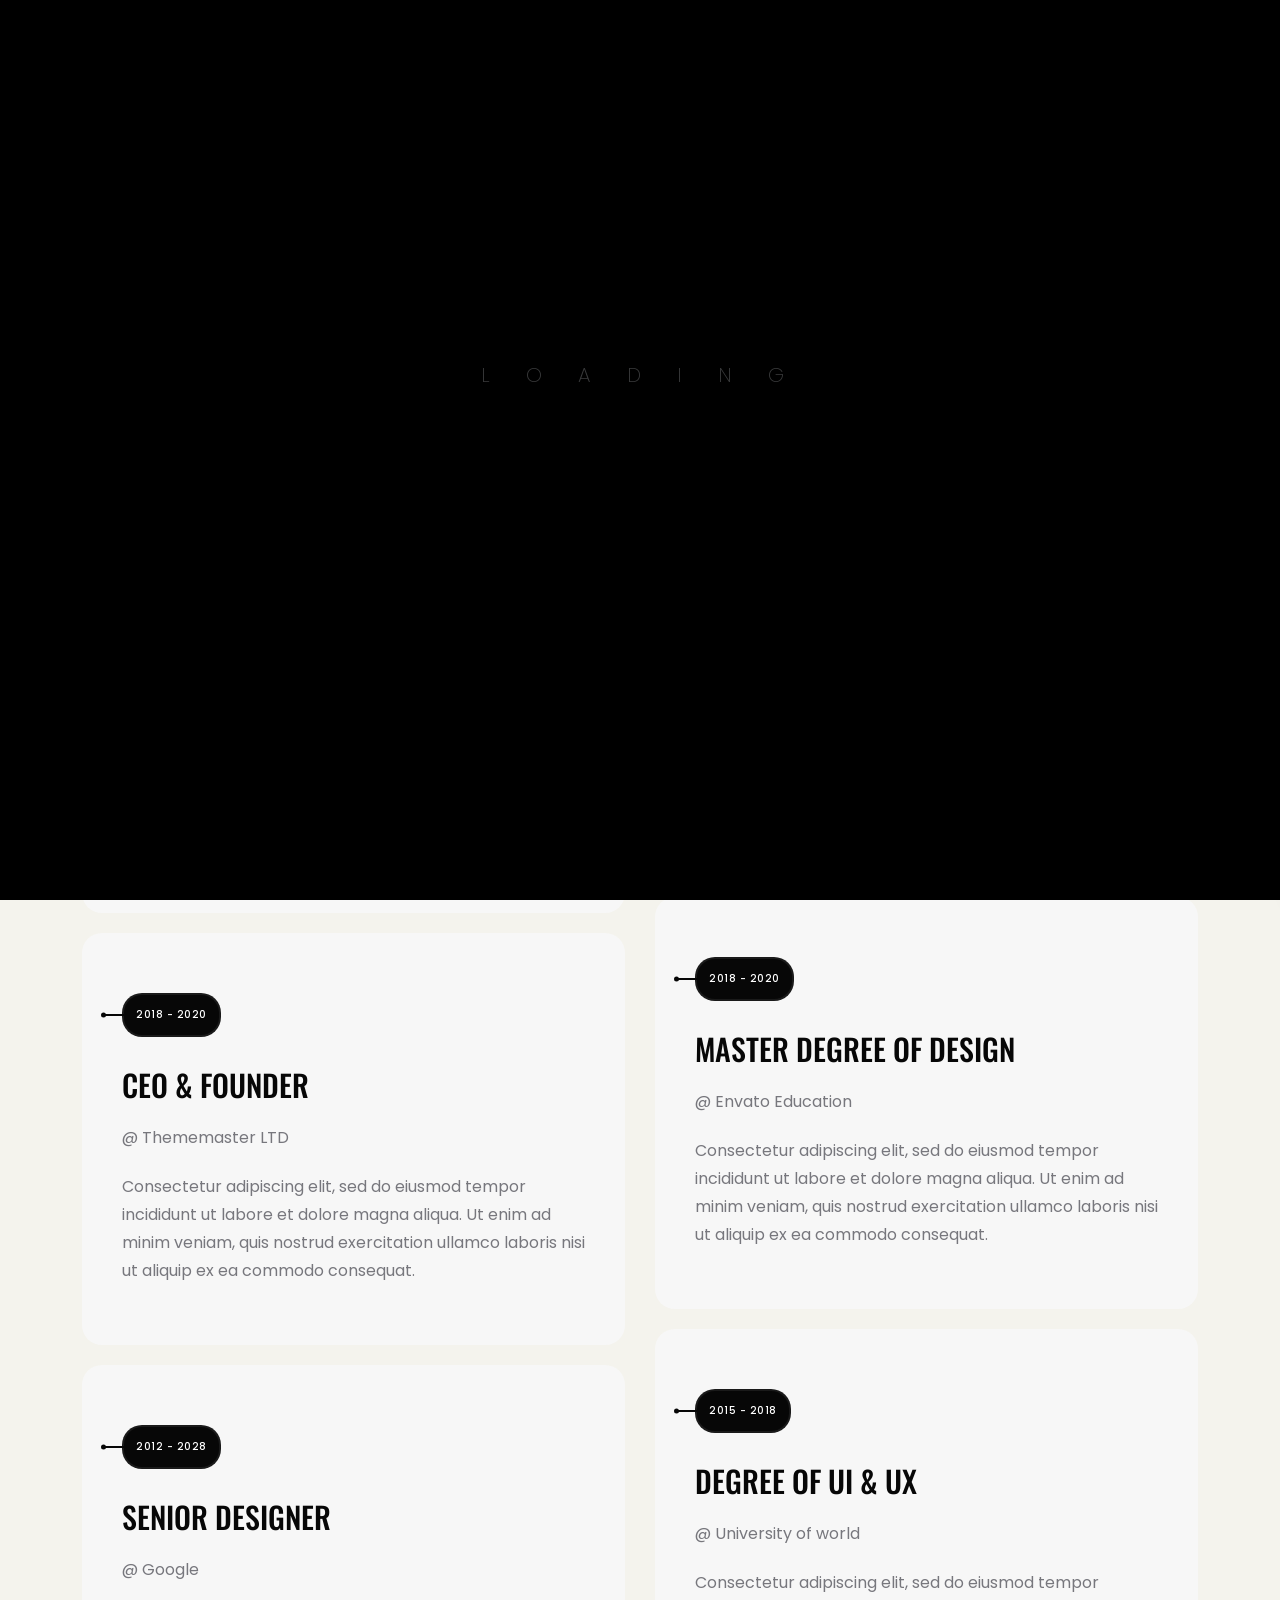
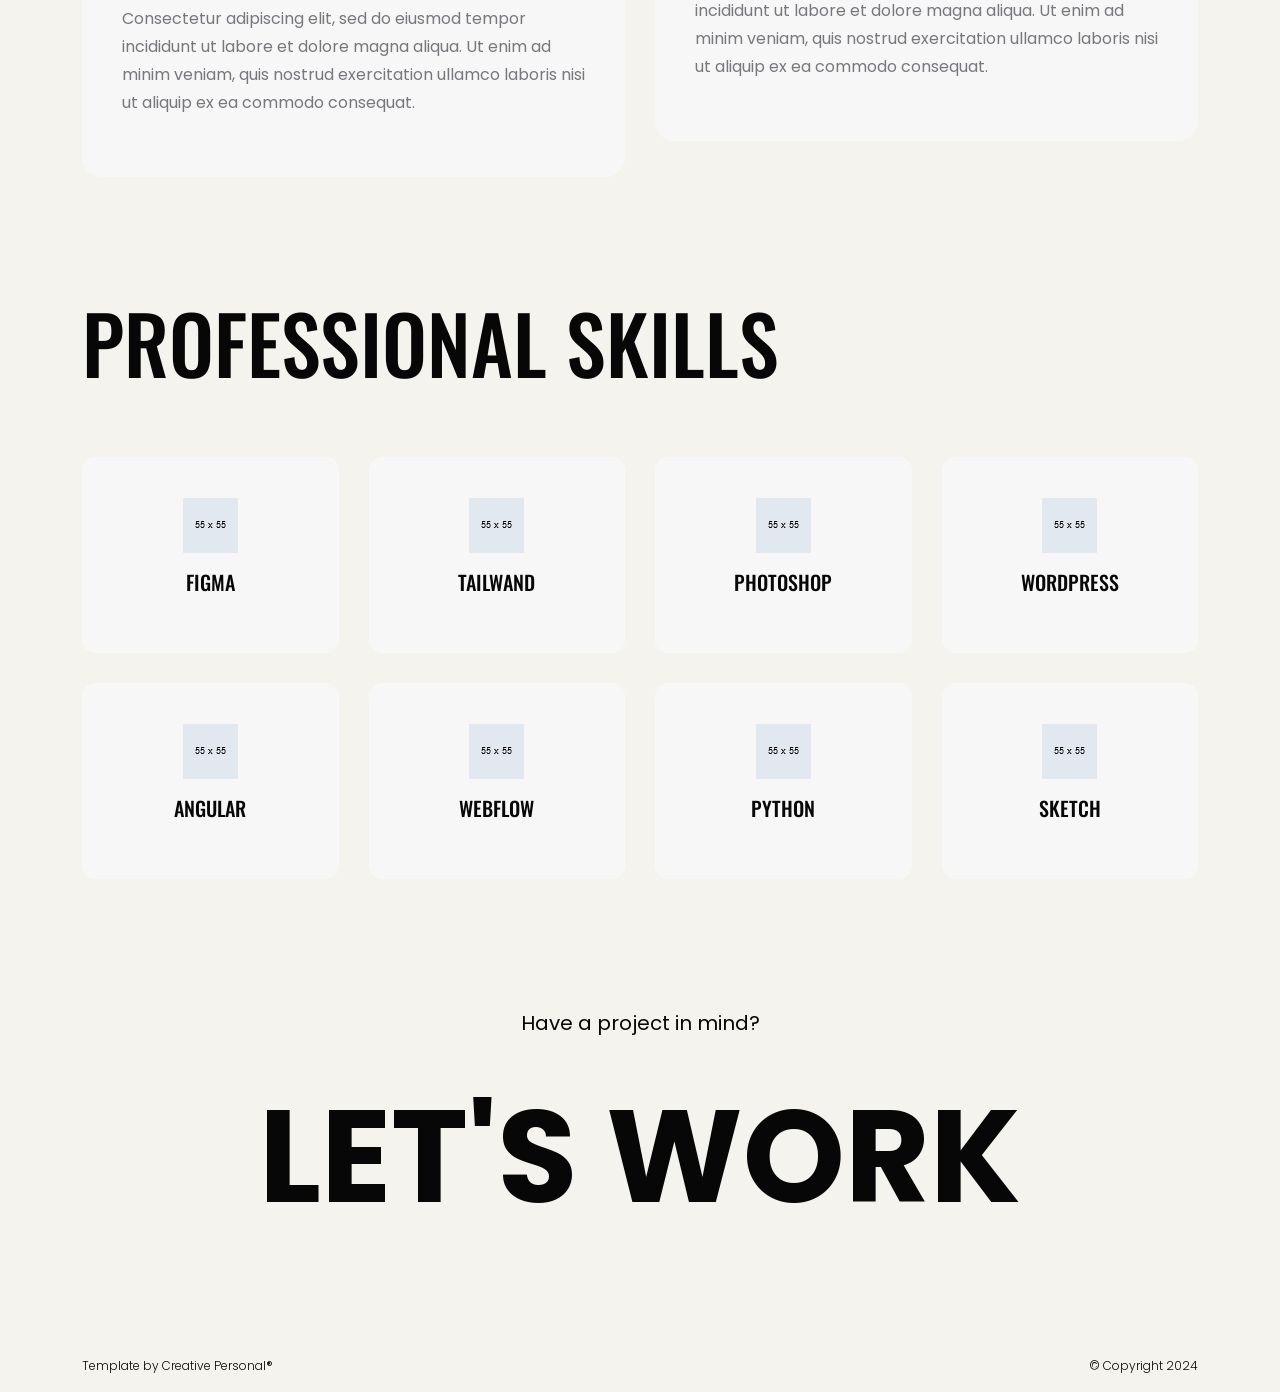
<file: about.html>
<!DOCTYPE html>
<html lang="en">

<head>
    <!-- META -->
    <meta charset="utf-8">
    <meta http-equiv="X-UA-Compatible" content="IE=edge">
    <meta name="viewport" content="width=device-width, initial-scale=1">
    <meta name="description" content="Nino - Modern Portfolio Template">
    <meta name="keywords" content="personal, portfolio new, html, one page, bootstrap, new html template, design, creative, onepage, clean, modern">
    <meta name="author" content="Tanvir Hossain">
    <!-- PAGE TITLE -->
    <title>Nino - Modern Portfolio Template</title>
    <link rel="icon" type="image/x-icon" href="assets/images/favicon.png">
    <!-- ALL GOOGLE FONTS -->
    <link rel="preconnect" href="https://fonts.googleapis.com">
    <link rel="preconnect" href="https://fonts.gstatic.com" crossorigin>
    <link href="https://fonts.googleapis.com/css2?family=Oswald:wght@200..700&family=Poppins:ital,wght@0,100;0,200;0,300;0,400;0,500;0,600;0,700;0,800;0,900;1,100;1,200;1,300;1,400;1,500;1,600;1,700;1,800;1,900&display=swap" rel="stylesheet">
    <!-- BOOTSTRAP CSS -->
    <link rel="stylesheet" href="assets/css/bootstrap.min.css" />
    <!-- FONT AWESOME CSS -->
    <link rel="stylesheet" href="assets/css/font-awesome-pro.css" />
    <!-- FONT AWESOME CSS -->
    <link rel="stylesheet" href="assets/fonts/remixicon.css" />
    <!-- MAGNIFIC CSS -->
    <link rel="stylesheet" href="assets/css/magnific-popup.css">
    <!-- NICE SELECT CSS -->
    <link rel="stylesheet" href="assets/css/nice-select.min.css" />
    <!-- ANIMATE CSS -->
    <link rel="stylesheet" href="assets/css/animate.min.css" />
    <!-- MOBILE MENU CSS -->
    <link rel="stylesheet" href="assets/css/mobilemenu.css" />
    <!-- SLICK CSS -->
    <link rel="stylesheet" href="assets/css/slick.min.css" />
    <!-- SPACING CSS -->
    <link rel="stylesheet" href="assets/css/spacing.css" />
    <!-- MAIN STYLE CSS -->
    <link rel="stylesheet" href="assets/css/style.css" />
    <!-- RESPONSIVE CSS -->
    <link rel="stylesheet" href="assets/css/responsive.css">
    <!-- HTML5 shim and Respond.js IE8 support of HTML5 elements and media queries -->
    <!-- WARNING: Respond.js doesn't work if you view the page via file:// -->
    <!--[if lt IE 9]>
      <script src="https://oss.maxcdn.com/html5shiv/3.7.2/html5shiv.min.js"></script>
      <script src="https://oss.maxcdn.com/respond/1.4.2/respond.min.js"></script>
    <![endif]-->
</head>

<body>
    <!-- START PRELOADER AREA-->
    <div class="preloader">
        <svg viewbox="0 0 1000 1000" preserveaspectratio="none">
            <path id="preloaderSvg" d="M0,1005S175,995,500,995s500,5,500,5V0H0Z"></path>
        </svg>
        <div class="preloader-heading">
            <div class="load-text">
                <span>L</span>
                <span>o</span>
                <span>a</span>
                <span>d</span>
                <span>i</span>
                <span>n</span>
                <span>g</span>
            </div>
        </div>
    </div>
    <!-- END PRELOADER AREA -->
    <!-- START SCROOL UP DESIGN AREA -->
    <div class="progress-wrap cursor-pointer">
        <i class="ri-arrow-up-s-line"></i>
        <svg class="progress-circle svg-content" width="100%" height="100%" viewBox="-1 -1 102 102">
            <path d="M50,1 a49,49 0 0,1 0,98 a49,49 0 0,1 0,-98" />
        </svg>
    </div>
    <!-- / END SCROOL UP DESIGN AREA -->
    <!-- START MAGIC CURSOR AND BALL AREA-->
    <div id="magic-cursor">
        <div id="ball"></div>
    </div>
    <!-- / END MAGIC CURSOR AND BALL AREA-->
    <!-- START MENU DESIGN AREA-->
    <header class="main-header">
        <div class="header-upper">
            <div class="container">
                <div class="header-inner">
                    <div class="row align-items-center">
                        <div class="col-xl-2 col-lg-2 col-md-6 col-6 col-sm-3">
                            <div class="logo-area">
                                <div class="logo">
                                    <a href="index.html"><img src="assets/images/logo.png" alt=""></a>
                                </div>
                            </div>
                        </div>
                        <div class="col-xl-10 col-lg-10 col-md-6 col-6 col-sm-9">
                            <div class="main-menu">
                                <nav id="mobile-menu">
                                    <ul>
                                        <li><a href="index.html" class="linkstyle">Home</a></li>
                                        <li><a href="about.html" class="linkstyle">about</a></li>
                                        <li><a href="service.html" class="linkstyle">services</a></li>
                                        <li class="has-dropdown"><a href="projects.html" class="linkstyle">projects</a>
                                            <ul class="sub-menu">
                                                <li><a href="projects.html">Projects List</a></li>
                                                <li><a href="single-project.html">Single Portfolio</a></li>
                                            </ul>
                                        </li>
                                        <li><a href="blog.html" class="linkstyle">Blog</a></li>
                                        <li><a href="contact.html" class="linkstyle">Contact</a></li>
                                    </ul>
                                </nav>
                            </div>
                            <div class="side-menu-icon d-lg-none text-end">
                                <a href="javascript:void(0)" class="info-toggle-btn f-right sidebar-toggle-btn"><i class="fal fa-bars"></i></a>
                            </div>
                        </div>
                    </div>
                </div>
            </div>
        </div>
    </header>
    <!-- // END MENU DESIGN AREA-->
    <!-- START MOBILE MENU DESIGN AREA-->
    <div class="sidebar__area">
        <div class="sidebar__wrapper">
            <div class="sidebar__close">
                <button class="sidebar__close-btn" id="sidebar__close-btn">
                    <i class="fal fa-times"></i>
                </button>
            </div>
            <div class="sidebar__content mt-50 mb-20">
                <div class="mobile-menu fix"></div>
            </div>
        </div>
    </div>
    <div class="body-overlay"></div>
    <!-- // END MOBILE MENU DESIGN AREA-->
    <!-- START SINGLE PAGE DESIGN AREA -->
    <section class="single-page-hero-area">
        <div class="container">
            <div class="row align-items-center">
                <div class="col-lg-12">
                    <h2>About Me</h2>
                </div>
            </div>
        </div>
    </section>
    <!-- // END SINGLE PAGE DESIGN AREA -->
    <!-- START RESUME EXPERIENCE DESIGN AREA -->
    <div class="resume-area no-padding" id="resume">
        <div class="container">
            <div class="row">
                <div class="col-xl-6 col-md-6">
                    <div class="resume-wrapper wow fadeInUp delay-0-2s">
                        <!-- START SINGLE EXPERIENCE DESIGN AREA -->
                        <div class="resume-box">
                            <span class="resume-date">2020 - Present</span>
                            <h2>Web Developer & Business Partner (Full-Time)</h2>
                            <span>@ Envato Marketplace</span>
                            <p>Consectetur adipiscing elit, sed do eiusmod tempor incididunt ut labore et dolore magna aliqua. Ut enim ad minim veniam, quis nostrud exercitation ullamco laboris nisi ut aliquip ex ea commodo consequat.</p>
                        </div>
                        <!-- / END SINGLE EXPERIENCE DESIGN AREA -->
                        <!-- START SINGLE EXPERIENCE DESIGN AREA -->
                        <div class="resume-box">
                            <span class="resume-date">2018 - 2020</span>
                            <h2>CEO & Founder</h2>
                            <span>@ Thememaster LTD</span>
                            <p>Consectetur adipiscing elit, sed do eiusmod tempor incididunt ut labore et dolore magna aliqua. Ut enim ad minim veniam, quis nostrud exercitation ullamco laboris nisi ut aliquip ex ea commodo consequat.</p>
                        </div>
                        <!-- / END SINGLE EXPERIENCE DESIGN AREA -->
                        <!-- START SINGLE EXPERIENCE DESIGN AREA -->
                        <div class="resume-box">
                            <span class="resume-date">2012 - 2028</span>
                            <h2>Senior Designer</h2>
                            <span>@ Google</span>
                            <p>Consectetur adipiscing elit, sed do eiusmod tempor incididunt ut labore et dolore magna aliqua. Ut enim ad minim veniam, quis nostrud exercitation ullamco laboris nisi ut aliquip ex ea commodo consequat.</p>
                        </div>
                        <!-- / END SINGLE EXPERIENCE DESIGN AREA -->
                    </div>
                </div>
                <div class="col-xl-6 col-md-6">
                    <div class="resume-wrapper wow fadeInUp delay-0-4s">
                        <!-- START SINGLE EDUCATION DESIGN AREA -->
                        <div class="resume-box">
                            <span class="resume-date">2020 - Present</span>
                            <h2>Bachelor Degree of Science</h2>
                            <span>@ University of London</span>
                            <p>Consectetur adipiscing elit, sed do eiusmod tempor incididunt ut labore et dolore magna aliqua. Ut enim ad minim veniam, quis nostrud exercitation ullamco laboris nisi ut aliquip ex ea commodo consequat.</p>
                        </div>
                        <!-- / END SINGLE EDUCATION DESIGN AREA -->
                        <!-- START SINGLE EDUCATION DESIGN AREA -->
                        <div class="resume-box">
                            <span class="resume-date">2018 - 2020</span>
                            <h2>Master Degree of Design</h2>
                            <span>@ Envato Education</span>
                            <p>Consectetur adipiscing elit, sed do eiusmod tempor incididunt ut labore et dolore magna aliqua. Ut enim ad minim veniam, quis nostrud exercitation ullamco laboris nisi ut aliquip ex ea commodo consequat.</p>
                        </div>
                        <!-- / END SINGLE EDUCATION DESIGN AREA -->
                        <!-- START SINGLE EDUCATION DESIGN AREA -->
                        <div class="resume-box">
                            <span class="resume-date">2015 - 2018</span>
                            <h2>Degree Of UI & UX</h2>
                            <span>@ University of world</span>
                            <p>Consectetur adipiscing elit, sed do eiusmod tempor incididunt ut labore et dolore magna aliqua. Ut enim ad minim veniam, quis nostrud exercitation ullamco laboris nisi ut aliquip ex ea commodo consequat.</p>
                        </div>
                        <!-- / END SINGLE EDUCATION DESIGN AREA -->
                    </div>
                </div>
            </div>
        </div>
    </div>
    <!-- / END RESUME EXPERIENCE DESIGN AREA -->
    <!-- START SKILL DESIGN AREA -->
    <section id="skills" class="skill-area">
        <div class="container">
            <div class="container-inner">
                <div class="row">
                    <div class="col-xl-12 col-lg-12">
                        <div class="section-title section-black-title mb-40 wow fadeInUp delay-0-2s">
                            <h2>Professional Skills</h2>
                        </div>
                    </div>
                </div>
                <div class="row">
                    <div class="col-lg-12">
                        <div class="skill-items-wrap">
                            <div class="row">
                                <div class="col-xl-3 col-lg-4 col-md-3 col-sm-4 col-6">
                                    <div class="skill-item wow fadeInUp delay-0-2s">
                                        <img src="assets/images/skills/skill1.png" alt="Skill" />
                                        <h5>Figma</h5>
                                    </div>
                                </div>
                                <div class="col-xl-3 col-lg-4 col-md-3 col-sm-4 col-6">
                                    <div class="skill-item wow fadeInUp delay-0-3s">
                                        <img src="assets/images/skills/skill2.png" alt="Skill" />
                                        <h5>Tailwand</h5>
                                    </div>
                                </div>
                                <div class="col-xl-3 col-lg-4 col-md-3 col-sm-4 col-6">
                                    <div class="skill-item wow fadeInUp delay-0-4s">
                                        <img src="assets/images/skills/skill3.png" alt="Skill" />
                                        <h5>Photoshop</h5>
                                    </div>
                                </div>
                                <div class="col-xl-3 col-lg-4 col-md-3 col-sm-4 col-6">
                                    <div class="skill-item wow fadeInUp delay-0-5s">
                                        <img src="assets/images/skills/skill4.png" alt="Skill" />
                                        <h5>WordPress</h5>
                                    </div>
                                </div>
                                <div class="col-xl-3 col-lg-4 col-md-3 col-sm-4 col-6">
                                    <div class="skill-item wow fadeInUp delay-0-2s">
                                        <img src="assets/images/skills/skill5.png" alt="Skill" />
                                        <h5>Angular</h5>
                                    </div>
                                </div>
                                <div class="col-xl-3 col-lg-4 col-md-3 col-sm-4 col-6">
                                    <div class="skill-item wow fadeInUp delay-0-3s">
                                        <img src="assets/images/skills/skill6.png" alt="Skill" />
                                        <h5>Webflow</h5>
                                    </div>
                                </div>
                                <div class="col-xl-3 col-lg-4 col-md-3 col-sm-4 col-6">
                                    <div class="skill-item wow fadeInUp delay-0-4s">
                                        <img src="assets/images/skills/skill7.png" alt="Skill" />
                                        <h5>Python</h5>
                                    </div>
                                </div>
                                <div class="col-xl-3 col-lg-4 col-md-3 col-sm-4 col-6">
                                    <div class="skill-item wow fadeInUp delay-0-5s">
                                        <img src="assets/images/skills/skill8.png" alt="Skill" />
                                        <h5>Sketch</h5>
                                    </div>
                                </div>
                            </div>
                        </div>
                    </div>
                </div>
            </div>
        </div>
    </section>
    <!-- / END SKILL DESIGN AREA -->
    <!-- START FOOTER DESIGN AREA -->
    <footer class="main-footer">
        <div class="container">
            <div class="row">
                <div class="col-lg-12">
                    <div class="footer-top">
                        <p> Have a project in mind?</p>
                        <h2><a href="mailto:hello@websitename.com">let's work</a></h2>
                    </div>
                </div>
            </div>
            <div class="row">
                <div class="col-lg-6 col-sm-6">
                    <p class="copy-left-text">Template by <a href="https://themeforest.net/user/creativepersonal/portfolio">Creative Personal®</a></p>
                </div>
                <div class="col-lg-6 col-sm-6">
                    <p class="copy-right-text">&copy; Copyright 2024</p>
                </div>
            </div>
        </div>
    </footer>
    <!-- / END FOOTER DESIGN AREA -->
    <!-- JQUERY JS -->
    <script src="assets/js/jquery-3.6.0.min.js"></script>
    <!-- BOOTSTRAP JS-->
    <script src="assets/js/bootstrap.min.js"></script>
    <!-- APPEAR JS -->
    <script src="assets/js/appear.min.js"></script>
    <!-- MAGNIFICANT JS -->
    <script src="assets/js/jquery.magnific-popup.min.js"></script>
    <!-- MOBILE MENU JS-->
    <script src="assets/js/mobilemenu.js"></script>
    <!-- GSAP AND LOCOMOTIV JS-->
    <script src="assets/js/gsap.min.js"></script>
    <script src="assets/js/ScrollTrigger.min.js"></script>
    <script src="assets/js/lenis.js"></script>
    <!-- SLICK JS-->
    <script src="assets/js/slick.min.js"></script>
    <!-- NICE SELECT JS-->
    <script src="assets/js/jquery.nice-select.min.js"></script>
    <!-- IMAGE LOADER JS-->
    <script src="assets/js/imagesloaded.pkgd.min.js"></script>
    <!-- ISOTOPE JS-->
    <script src="assets/js/isotope.pkgd.min.js"></script>
    <!--  WOW ANIMATION JS-->
    <script src="assets/js/wow.min.js"></script>
    <!-- SCRIPT JS-->
    <script src="assets/js/script.js"></script>
</body>

</html>
</file>
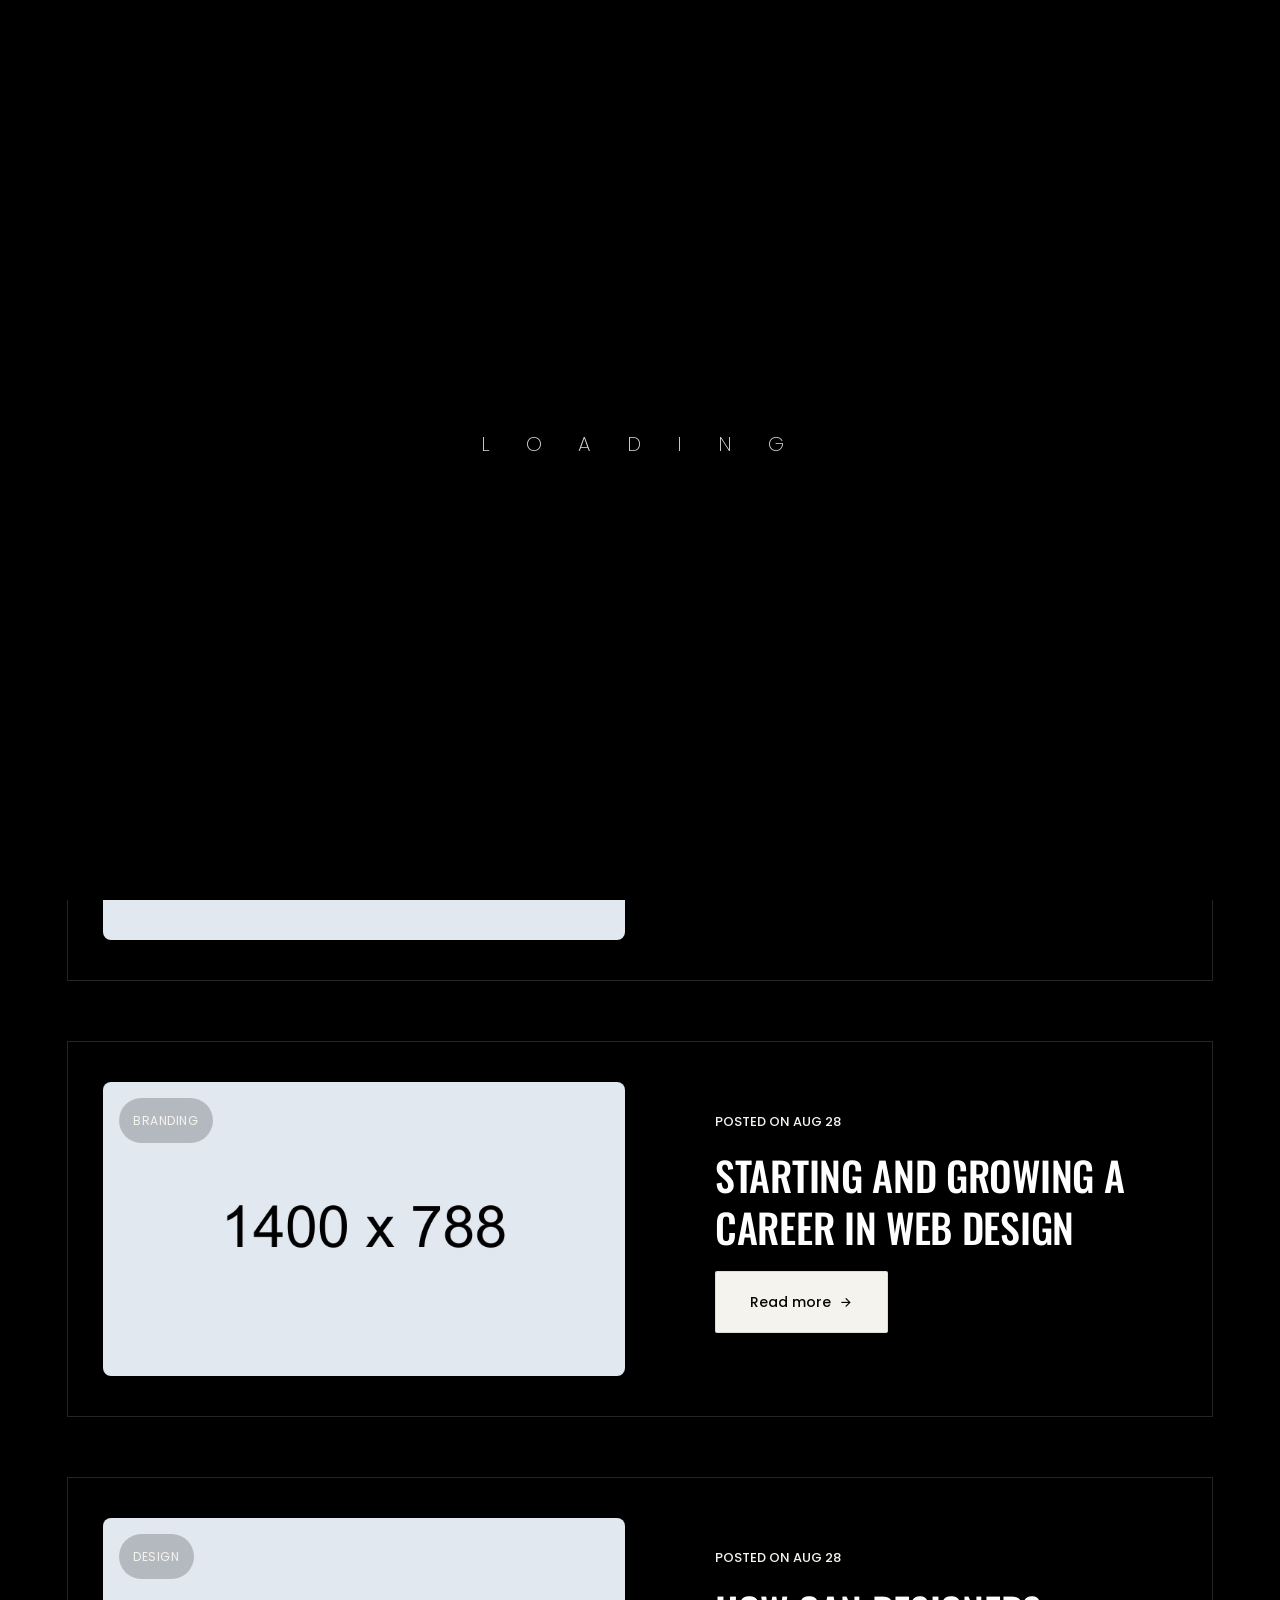
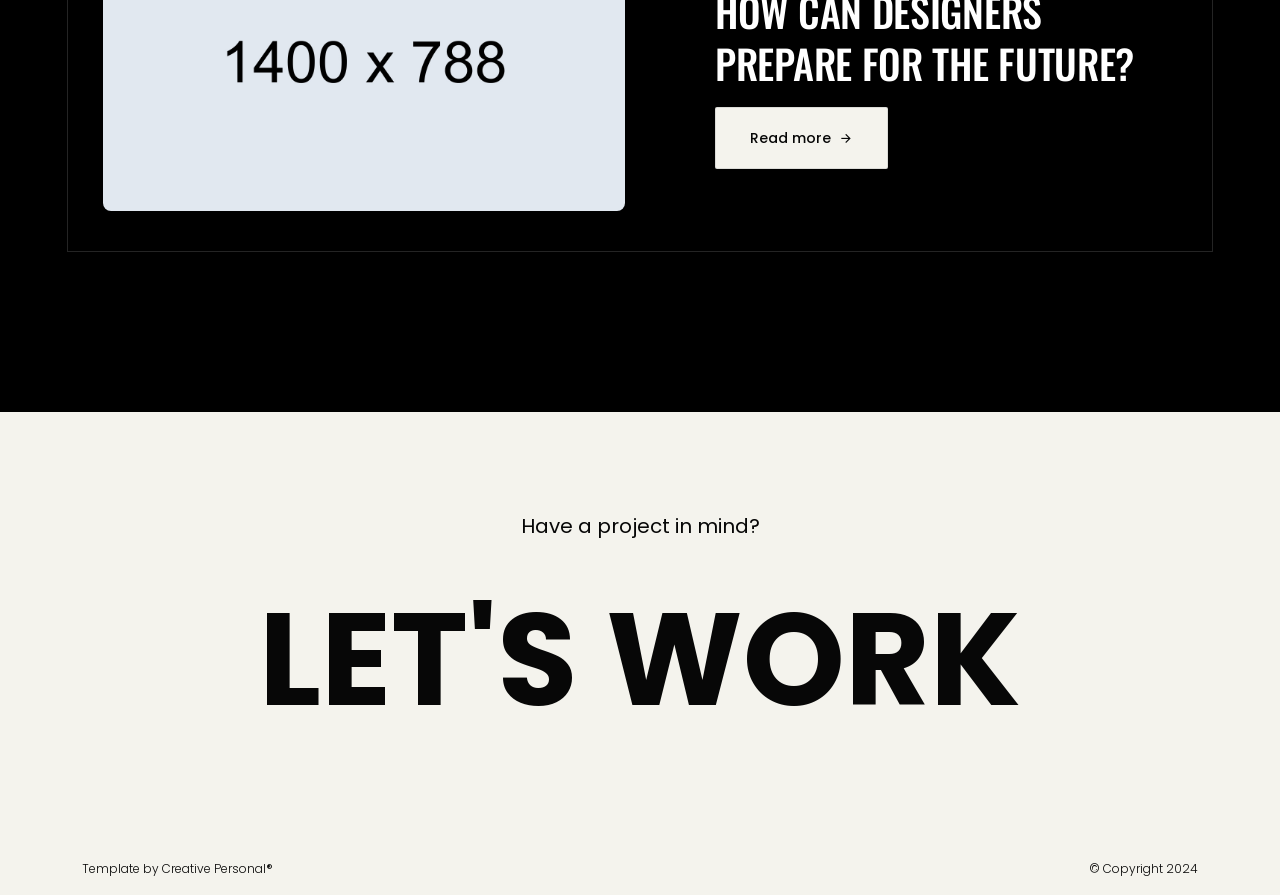
<file: blog.html>
<!DOCTYPE html>
<html lang="en">

<head>
    <!-- META -->
    <meta charset="utf-8">
    <meta http-equiv="X-UA-Compatible" content="IE=edge">
    <meta name="viewport" content="width=device-width, initial-scale=1">
    <meta name="description" content="Nino - Modern Portfolio Template">
    <meta name="keywords" content="personal, portfolio new, html, one page, bootstrap, new html template, design, creative, onepage, clean, modern">
    <meta name="author" content="Tanvir Hossain">
    <!-- PAGE TITLE -->
    <title>Nino - Modern Portfolio Template</title>
    <link rel="icon" type="image/x-icon" href="assets/images/favicon.png">
    <!-- ALL GOOGLE FONTS -->
    <link rel="preconnect" href="https://fonts.googleapis.com">
    <link rel="preconnect" href="https://fonts.gstatic.com" crossorigin>
    <link href="https://fonts.googleapis.com/css2?family=Oswald:wght@200..700&family=Poppins:ital,wght@0,100;0,200;0,300;0,400;0,500;0,600;0,700;0,800;0,900;1,100;1,200;1,300;1,400;1,500;1,600;1,700;1,800;1,900&display=swap" rel="stylesheet">
    <!-- BOOTSTRAP CSS -->
    <link rel="stylesheet" href="assets/css/bootstrap.min.css" />
    <!-- FONT AWESOME CSS -->
    <link rel="stylesheet" href="assets/css/font-awesome-pro.css" />
    <!-- FONT AWESOME CSS -->
    <link rel="stylesheet" href="assets/fonts/remixicon.css" />
    <!-- MAGNIFIC CSS -->
    <link rel="stylesheet" href="assets/css/magnific-popup.css">
    <!-- NICE SELECT CSS -->
    <link rel="stylesheet" href="assets/css/nice-select.min.css" />
    <!-- ANIMATE CSS -->
    <link rel="stylesheet" href="assets/css/animate.min.css" />
    <!-- MOBILE MENU CSS -->
    <link rel="stylesheet" href="assets/css/mobilemenu.css" />
    <!-- SLICK CSS -->
    <link rel="stylesheet" href="assets/css/slick.min.css" />
    <!-- SPACING CSS -->
    <link rel="stylesheet" href="assets/css/spacing.css" />
    <!-- MAIN STYLE CSS -->
    <link rel="stylesheet" href="assets/css/style.css" />
    <!-- RESPONSIVE CSS -->
    <link rel="stylesheet" href="assets/css/responsive.css">
    <!-- HTML5 shim and Respond.js IE8 support of HTML5 elements and media queries -->
    <!-- WARNING: Respond.js doesn't work if you view the page via file:// -->
    <!--[if lt IE 9]>
      <script src="https://oss.maxcdn.com/html5shiv/3.7.2/html5shiv.min.js"></script>
      <script src="https://oss.maxcdn.com/respond/1.4.2/respond.min.js"></script>
    <![endif]-->
</head>

<body>
    <!-- START PRELOADER AREA-->
    <div class="preloader">
        <svg viewbox="0 0 1000 1000" preserveaspectratio="none">
            <path id="preloaderSvg" d="M0,1005S175,995,500,995s500,5,500,5V0H0Z"></path>
        </svg>
        <div class="preloader-heading">
            <div class="load-text">
                <span>L</span>
                <span>o</span>
                <span>a</span>
                <span>d</span>
                <span>i</span>
                <span>n</span>
                <span>g</span>
            </div>
        </div>
    </div>
    <!-- END PRELOADER AREA -->
    <!-- START SCROOL UP DESIGN AREA -->
    <div class="progress-wrap cursor-pointer">
        <i class="ri-arrow-up-s-line"></i>
        <svg class="progress-circle svg-content" width="100%" height="100%" viewBox="-1 -1 102 102">
            <path d="M50,1 a49,49 0 0,1 0,98 a49,49 0 0,1 0,-98" />
        </svg>
    </div>
    <!-- / END SCROOL UP DESIGN AREA -->
    <!-- START MAGIC CURSOR AND BALL AREA-->
    <div id="magic-cursor">
        <div id="ball"></div>
    </div>
    <!-- / END MAGIC CURSOR AND BALL AREA-->
    <!-- START MENU DESIGN AREA-->
    <header class="main-header">
        <div class="header-upper">
            <div class="container">
                <div class="header-inner">
                    <div class="row align-items-center">
                        <div class="col-xl-2 col-lg-2 col-md-6 col-6 col-sm-3">
                            <div class="logo-area">
                                <div class="logo">
                                    <a href="index.html"><img src="assets/images/logo.png" alt=""></a>
                                </div>
                            </div>
                        </div>
                        <div class="col-xl-10 col-lg-10 col-md-6 col-6 col-sm-9">
                            <div class="main-menu">
                                <nav id="mobile-menu">
                                    <ul>
                                        <li><a href="index.html" class="linkstyle">Home</a></li>
                                        <li><a href="about.html" class="linkstyle">about</a></li>
                                        <li><a href="service.html" class="linkstyle">services</a></li>
                                        <li class="has-dropdown"><a href="projects.html" class="linkstyle">projects</a>
                                            <ul class="sub-menu">
                                                <li><a href="projects.html">Projects List</a></li>
                                                <li><a href="single-project.html">Single Portfolio</a></li>
                                            </ul>
                                        </li>
                                        <li><a href="blog.html" class="linkstyle">Blog</a></li>
                                        <li><a href="contact.html" class="linkstyle">Contact</a></li>
                                    </ul>
                                </nav>
                            </div>
                            <div class="side-menu-icon d-lg-none text-end">
                                <a href="javascript:void(0)" class="info-toggle-btn f-right sidebar-toggle-btn"><i class="fal fa-bars"></i></a>
                            </div>
                        </div>
                    </div>
                </div>
            </div>
        </div>
    </header>
    <!-- // END MENU DESIGN AREA-->
    <!-- START MOBILE MENU DESIGN AREA-->
    <div class="sidebar__area">
        <div class="sidebar__wrapper">
            <div class="sidebar__close">
                <button class="sidebar__close-btn" id="sidebar__close-btn">
                    <i class="fal fa-times"></i>
                </button>
            </div>
            <div class="sidebar__content mt-50 mb-20">
                <div class="mobile-menu fix"></div>
            </div>
        </div>
    </div>
    <div class="body-overlay"></div>
    <!-- // END MOBILE MENU DESIGN AREA-->
    <!-- START SINGLE PAGE DESIGN AREA -->
    <section class="single-page-hero-area">
        <div class="container">
            <div class="row align-items-center">
                <div class="col-lg-12">
                    <h2>Blogs</h2>
                    <p>Stories, Advice, and Inspiration for the Curious Mind</p>
                </div>
            </div>
        </div>
    </section>
    <!-- // END SINGLE PAGE DESIGN AREA -->
    <!-- START VLOG DESIGN AREA -->
    <section class="blog-area">
        <div class="container">
            <!-- START SINGLE VLOG DESIGN AREA -->
            <div class="row blog-post-box align-items-center">
                <div class="col-lg-6">
                    <div class="blog-post-img">
                        <a href="#">
                            <img src="assets/images/blog/blog1.jpg" alt="">
                        </a>
                        <div class="blog-post-category">
                            <a href="#">Help</a>
                        </div>
                    </div>
                </div>
                <div class="col-lg-6">
                    <div class="blog-post-caption">
                        <h3>Posted on Aug 28</h3>
                        <h2><a class="link-decoration" href="#">Create a Landing Page That Performs Great</a></h2>
                        <a class="theme-btn theme-btn-two" href="#">Read more <i class="ri-arrow-right-line"></i></a>
                    </div>
                </div>
            </div>
            <!-- START SINGLE VLOG DESIGN AREA -->
            <!-- START SINGLE VLOG DESIGN AREA -->
            <div class="row blog-post-box align-items-center">
                <div class="col-lg-6">
                    <div class="blog-post-img">
                        <a href="#">
                            <img src="assets/images/blog/blog2.jpg" alt="">
                        </a>
                        <div class="blog-post-category">
                            <a href="#">Branding</a>
                        </div>
                    </div>
                </div>
                <div class="col-lg-6">
                    <div class="blog-post-caption">
                        <h3>Posted on Aug 28</h3>
                        <h2><a class="link-decoration" href="#">Starting and Growing a Career in Web Design</a></h2>
                        <a class="theme-btn theme-btn-two" href="#">Read more <i class="ri-arrow-right-line"></i></a>
                    </div>
                </div>
            </div>
            <!-- START SINGLE VLOG DESIGN AREA -->
            <!-- START SINGLE VLOG DESIGN AREA -->
            <div class="row blog-post-box align-items-center">
                <div class="col-lg-6">
                    <div class="blog-post-img">
                        <a href="#">
                            <img src="assets/images/blog/blog3.jpg" alt="">
                        </a>
                        <div class="blog-post-category">
                            <a href="#">Design</a>
                        </div>
                    </div>
                </div>
                <div class="col-lg-6">
                    <div class="blog-post-caption">
                        <h3>Posted on Aug 28</h3>
                        <h2><a class="link-decoration" href="#">How Can Designers Prepare for the Future?</a></h2>
                        <a class="theme-btn theme-btn-two" href="#">Read more <i class="ri-arrow-right-line"></i></a>
                    </div>
                </div>
            </div>
            <!-- START SINGLE VLOG DESIGN AREA -->
        </div>
    </section>
    <!-- / END VLOG DESIGN AREA -->

    <!-- START FOOTER DESIGN AREA -->
    <footer class="main-footer">
        <div class="container">
            <div class="row">
                <div class="col-lg-12">
                    <div class="footer-top">
                        <p> Have a project in mind?</p>
                        <h2><a href="mailto:hello@websitename.com">let's work</a></h2>
                    </div>
                </div>
            </div>
            <div class="row">
                <div class="col-lg-6 col-sm-6">
                    <p class="copy-left-text">Template by <a href="https://themeforest.net/user/creativepersonal/portfolio">Creative Personal®</a></p>
                </div>
                <div class="col-lg-6 col-sm-6">
                    <p class="copy-right-text">&copy; Copyright 2024</p>
                </div>
            </div>
        </div>
    </footer>
    <!-- / END FOOTER DESIGN AREA -->
    <!-- JQUERY JS -->
    <script src="assets/js/jquery-3.6.0.min.js"></script>
    <!-- BOOTSTRAP JS-->
    <script src="assets/js/bootstrap.min.js"></script>
    <!-- APPEAR JS -->
    <script src="assets/js/appear.min.js"></script>
    <!-- MAGNIFICANT JS -->
    <script src="assets/js/jquery.magnific-popup.min.js"></script>
    <!-- MOBILE MENU JS-->
    <script src="assets/js/mobilemenu.js"></script>
    <!-- GSAP AND LOCOMOTIV JS-->
    <script src="assets/js/gsap.min.js"></script>
    <script src="assets/js/ScrollTrigger.min.js"></script>
    <script src="assets/js/lenis.js"></script>
    <!-- SLICK JS-->
    <script src="assets/js/slick.min.js"></script>
    <!-- NICE SELECT JS-->
    <script src="assets/js/jquery.nice-select.min.js"></script>
    <!-- IMAGE LOADER JS-->
    <script src="assets/js/imagesloaded.pkgd.min.js"></script>
    <!-- ISOTOPE JS-->
    <script src="assets/js/isotope.pkgd.min.js"></script>
    <!--  WOW ANIMATION JS-->
    <script src="assets/js/wow.min.js"></script>
    <!-- SCRIPT JS-->
    <script src="assets/js/script.js"></script>
</body>

</html>
</file>
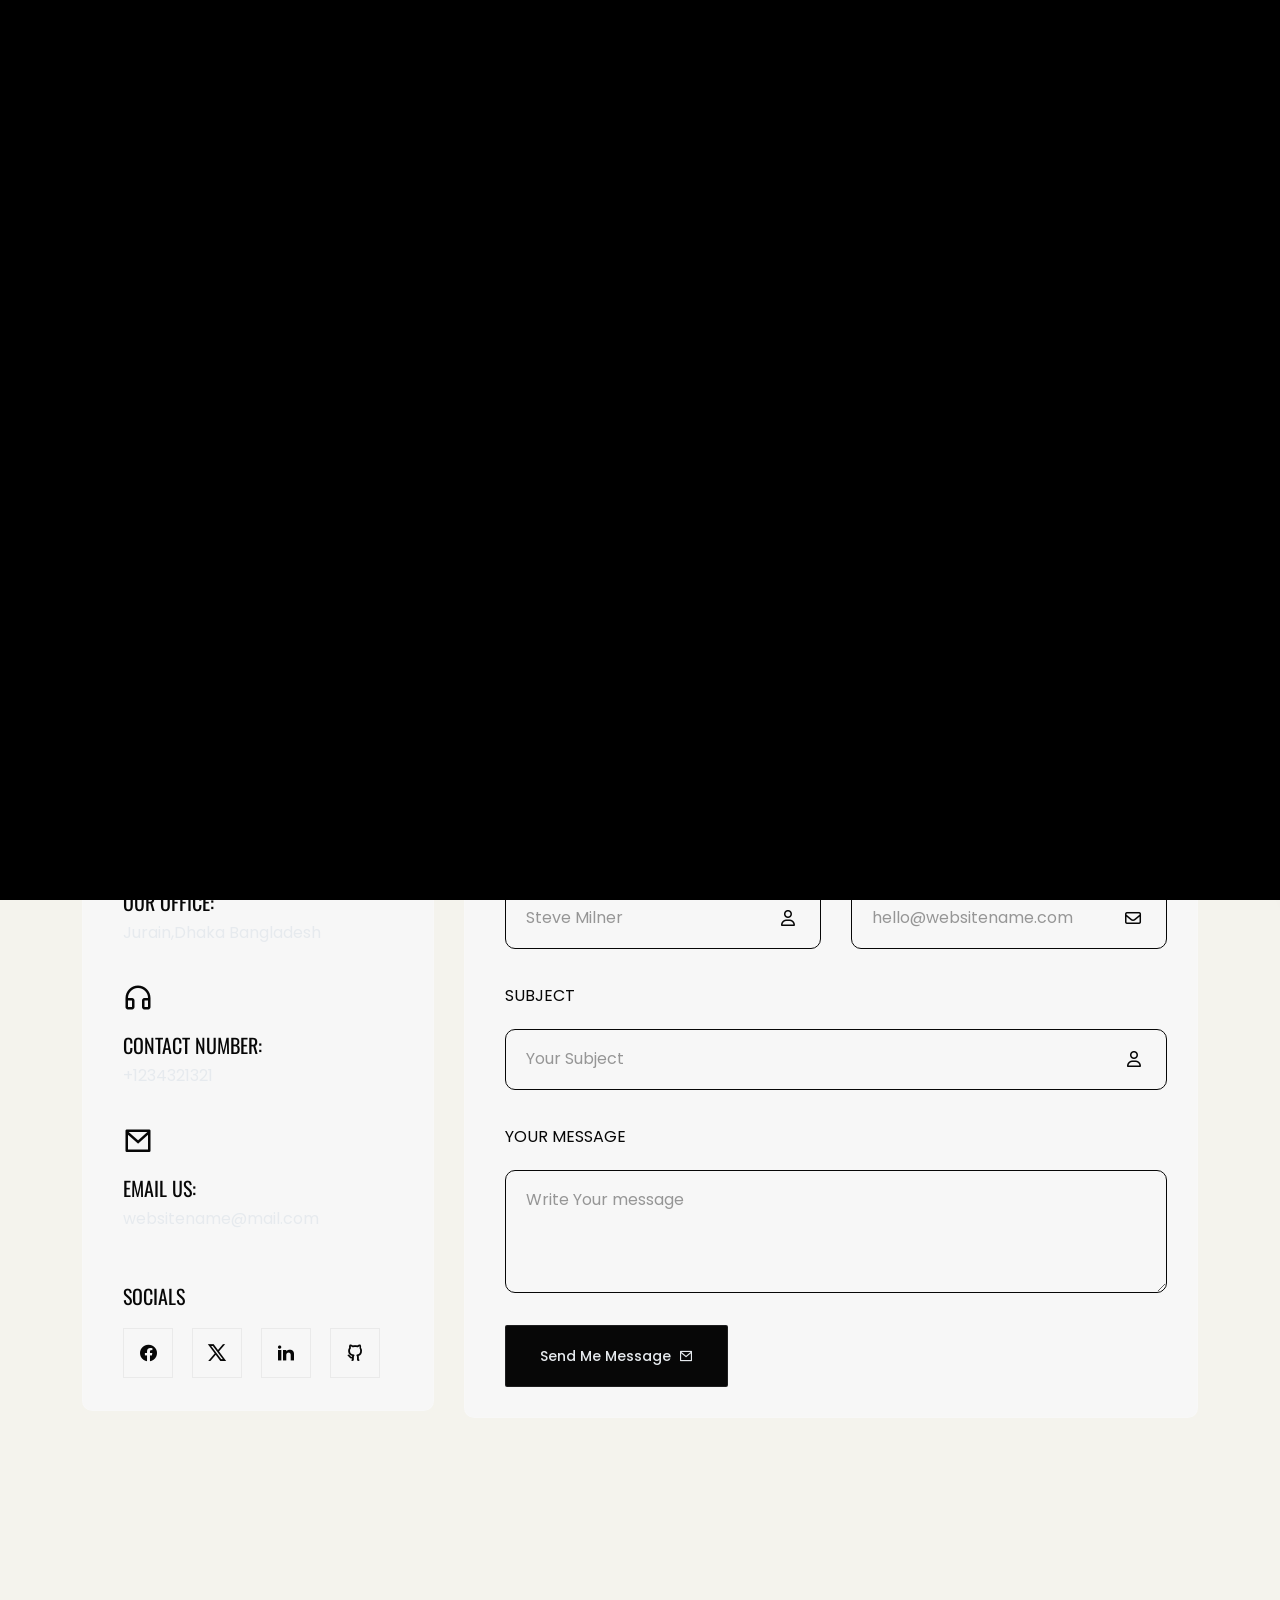
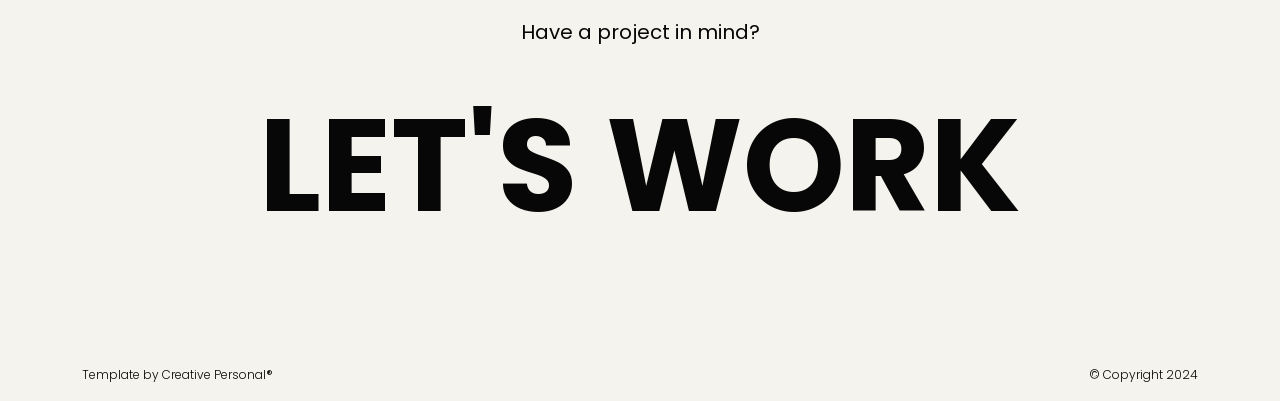
<file: contact.html>
<!DOCTYPE html>
<html lang="en">

<head>
    <!-- META -->
    <meta charset="utf-8">
    <meta http-equiv="X-UA-Compatible" content="IE=edge">
    <meta name="viewport" content="width=device-width, initial-scale=1">
    <meta name="description" content="Nino - Modern Portfolio Template">
    <meta name="keywords" content="personal, portfolio new, html, one page, bootstrap, new html template, design, creative, onepage, clean, modern">
    <meta name="author" content="Tanvir Hossain">
    <!-- PAGE TITLE -->
    <title>Nino - Modern Portfolio Template</title>
    <link rel="icon" type="image/x-icon" href="assets/images/favicon.png">
    <!-- ALL GOOGLE FONTS -->
    <link rel="preconnect" href="https://fonts.googleapis.com">
    <link rel="preconnect" href="https://fonts.gstatic.com" crossorigin>
    <link href="https://fonts.googleapis.com/css2?family=Oswald:wght@200..700&family=Poppins:ital,wght@0,100;0,200;0,300;0,400;0,500;0,600;0,700;0,800;0,900;1,100;1,200;1,300;1,400;1,500;1,600;1,700;1,800;1,900&display=swap" rel="stylesheet">
    <!-- BOOTSTRAP CSS -->
    <link rel="stylesheet" href="assets/css/bootstrap.min.css" />
    <!-- FONT AWESOME CSS -->
    <link rel="stylesheet" href="assets/css/font-awesome-pro.css" />
    <!-- FONT AWESOME CSS -->
    <link rel="stylesheet" href="assets/fonts/remixicon.css" />
    <!-- MAGNIFIC CSS -->
    <link rel="stylesheet" href="assets/css/magnific-popup.css">
    <!-- NICE SELECT CSS -->
    <link rel="stylesheet" href="assets/css/nice-select.min.css" />
    <!-- ANIMATE CSS -->
    <link rel="stylesheet" href="assets/css/animate.min.css" />
    <!-- MOBILE MENU CSS -->
    <link rel="stylesheet" href="assets/css/mobilemenu.css" />
    <!-- SLICK CSS -->
    <link rel="stylesheet" href="assets/css/slick.min.css" />
    <!-- SPACING CSS -->
    <link rel="stylesheet" href="assets/css/spacing.css" />
    <!-- MAIN STYLE CSS -->
    <link rel="stylesheet" href="assets/css/style.css" />
    <!-- RESPONSIVE CSS -->
    <link rel="stylesheet" href="assets/css/responsive.css">
    <!-- HTML5 shim and Respond.js IE8 support of HTML5 elements and media queries -->
    <!-- WARNING: Respond.js doesn't work if you view the page via file:// -->
    <!--[if lt IE 9]>
      <script src="https://oss.maxcdn.com/html5shiv/3.7.2/html5shiv.min.js"></script>
      <script src="https://oss.maxcdn.com/respond/1.4.2/respond.min.js"></script>
    <![endif]-->
</head>

<body>
    <!-- START PRELOADER AREA-->
    <div class="preloader">
        <svg viewbox="0 0 1000 1000" preserveaspectratio="none">
            <path id="preloaderSvg" d="M0,1005S175,995,500,995s500,5,500,5V0H0Z"></path>
        </svg>
        <div class="preloader-heading">
            <div class="load-text">
                <span>L</span>
                <span>o</span>
                <span>a</span>
                <span>d</span>
                <span>i</span>
                <span>n</span>
                <span>g</span>
            </div>
        </div>
    </div>
    <!-- END PRELOADER AREA -->
    <!-- START SCROOL UP DESIGN AREA -->
    <div class="progress-wrap cursor-pointer">
        <i class="ri-arrow-up-s-line"></i>
        <svg class="progress-circle svg-content" width="100%" height="100%" viewBox="-1 -1 102 102">
            <path d="M50,1 a49,49 0 0,1 0,98 a49,49 0 0,1 0,-98" />
        </svg>
    </div>
    <!-- / END SCROOL UP DESIGN AREA -->
    <!-- START MAGIC CURSOR AND BALL AREA-->
    <div id="magic-cursor">
        <div id="ball"></div>
    </div>
    <!-- / END MAGIC CURSOR AND BALL AREA-->
    <!-- START MENU DESIGN AREA-->
    <header class="main-header">
        <div class="header-upper">
            <div class="container">
                <div class="header-inner">
                    <div class="row align-items-center">
                        <div class="col-xl-2 col-lg-2 col-md-6 col-6 col-sm-3">
                            <div class="logo-area">
                                <div class="logo">
                                    <a href="index.html"><img src="assets/images/logo.png" alt=""></a>
                                </div>
                            </div>
                        </div>
                        <div class="col-xl-10 col-lg-10 col-md-6 col-6 col-sm-9">
                            <div class="main-menu">
                                <nav id="mobile-menu">
                                    <ul>
                                        <li><a href="index.html" class="linkstyle">Home</a></li>
                                        <li><a href="about.html" class="linkstyle">about</a></li>
                                        <li><a href="service.html" class="linkstyle">services</a></li>
                                        <li class="has-dropdown"><a href="projects.html" class="linkstyle">projects</a>
                                            <ul class="sub-menu">
                                                <li><a href="projects.html">Projects List</a></li>
                                                <li><a href="single-project.html">Single Portfolio</a></li>
                                            </ul>
                                        </li>
                                        <li><a href="blog.html" class="linkstyle">Blog</a></li>
                                        <li><a href="contact.html" class="linkstyle">Contact</a></li>
                                    </ul>
                                </nav>
                            </div>
                            <div class="side-menu-icon d-lg-none text-end">
                                <a href="javascript:void(0)" class="info-toggle-btn f-right sidebar-toggle-btn"><i class="fal fa-bars"></i></a>
                            </div>
                        </div>
                    </div>
                </div>
            </div>
        </div>
    </header>
    <!-- // END MENU DESIGN AREA-->
    <!-- START MOBILE MENU DESIGN AREA-->
    <div class="sidebar__area">
        <div class="sidebar__wrapper">
            <div class="sidebar__close">
                <button class="sidebar__close-btn" id="sidebar__close-btn">
                    <i class="fal fa-times"></i>
                </button>
            </div>
            <div class="sidebar__content mt-50 mb-20">
                <div class="mobile-menu fix"></div>
            </div>
        </div>
    </div>
    <div class="body-overlay"></div>
    <!-- // END MOBILE MENU DESIGN AREA-->
    <!-- START SINGLE PAGE DESIGN AREA -->
    <section class="single-page-hero-area">
        <div class="container">
            <div class="row align-items-center">
                <div class="col-lg-12">
                    <h2>Say Hello</h2>
                    <p>Fill out the form below to get in touch with me. I'm always excited to hear about new opportunities and I'll do my best to respond to your inquiry within 24 hours.</p>
                </div>
            </div>
        </div>
    </section>
    <!-- // END SINGLE PAGE DESIGN AREA -->
    <!-- START CONTACT DESIGN AREA -->
    <section id="contact" class="contact-area">
        <div class="container">
            <div class="row">
                <div class="col-xl-12 col-lg-12">
                    <div class="section-title section-black-title wow fadeInUp delay-0-2s">
                        <h2>Contact Me</h2>
                    </div>
                </div>
            </div>
            <div class="row">
                <div class="col-lg-4">
                    <div class="contact-content-part  wow fadeInUp delay-0-2s">
                        <!-- START CONTACT SINGLEDESIGN AREA -->
                        <div class="single-contact wow fadeInUp" data-wow-delay=".2s">
                            <span class="circle-btn">
                                <i class="ri-map-pin-line"></i>
                            </span>
                            <h2>our office:</h2>
                            <p>Jurain,Dhaka Bangladesh</p>
                        </div>
                        <!-- / END CONTACT SINGLEDESIGN AREA -->
                        <!-- START CONTACT SINGLEDESIGN AREA -->
                        <div class="single-contact wow fadeInUp" data-wow-delay=".4s">
                            <span class="circle-btn">
                                <i class="ri-headphone-line"></i>
                            </span>
                            <h2>contact number:</h2>
                            <p>+1234321321</p>
                        </div>
                        <!-- / END CONTACT SINGLEDESIGN AREA -->
                        <!-- START CONTACT SINGLEDESIGN AREA -->
                        <div class="single-contact wow fadeInUp" data-wow-delay=".6s">
                            <span class="circle-btn">
                                <i class="ri-mail-line"></i>
                            </span>
                            <h2>Email us:</h2>
                            <p>websitename@mail.com</p>
                        </div>
                        <!-- / END CONTACT SINGLEDESIGN AREA -->
                        <!-- START CONTACT SINGLEDESIGN AREA -->
                        <div class="single-contact wow fadeInUp" data-wow-delay=".6s">
                            <h2>Socials</h2>
                            <div class="about-social">
                            <ul>
                                <li><a href=""><i class="ri-facebook-circle-fill"></i></a></li>
                                <li><a href=""><i class="ri-twitter-x-line"></i></a></li>
                                <li><a href=""><i class="ri-linkedin-fill"></i></a></li>
                                <li><a href=""><i class="ri-github-line"></i></a></li>
                            </ul>
                        </div>
                        </div>
                        <!-- / END CONTACT SINGLEDESIGN AREA -->
                    </div>
                </div>
                <!-- START CONTACT FORM DESIGN AREA -->
                <div class="col-lg-8">
                    <div class="contact-form contact-form-area wow fadeInUp delay-0-4s">
                        <form id="contactForm" class="contact-form" action="#" method="post">
                            <div class="row">
                                <div class="col-md-6">
                                    <div class="form-group">
                                        <label for="name">Full Name</label>
                                        <input type="text" id="name" class="form-control" value="" placeholder="Steve Milner" required="" data-error="Please enter your Name" />
                                        <label for="name" class="for-icon"><i class="far fa-user"></i></label>
                                        <div class="help-block with-errors"></div>
                                    </div>
                                </div>
                                <div class="col-md-6">
                                    <div class="form-group">
                                        <label for="email">Email Address</label>
                                        <input type="email" id="email" class="form-control" value="" placeholder="hello@websitename.com" required="" data-error="Please enter your Email" />
                                        <label for="email" class="for-icon"><i class="far fa-envelope"></i></label>
                                        <div class="help-block with-errors"></div>
                                    </div>
                                </div>
                                <div class="col-md-12">
                                    <div class="form-group">
                                        <label for="name">Subject</label>
                                        <input type="text" id="subject" class="form-control" value="" placeholder="Your Subject" required="" data-error="Please enter your Name" />
                                        <label for="name" class="for-icon"><i class="far fa-user"></i></label>
                                        <div class="help-block with-errors"></div>
                                    </div>
                                </div>
                                <div class="col-md-12">
                                    <div class="form-group">
                                        <label for="message">Your Message</label>
                                        <textarea name="message" id="message" class="form-control" rows="4" placeholder="Write Your message" required="" data-error="Please Write your Message"></textarea>
                                        <div class="help-block with-errors"></div>
                                    </div>
                                </div>
                                <div class="col-md-12">
                                    <div class="form-group mb-0">
                                        <button type="submit" class="theme-btn">
                                            Send Me Message <i class="ri-mail-line"></i>
                                        </button>
                                        <div id="msgSubmit" class="hidden"></div>
                                    </div>
                                </div>
                                <div class="col-md-12 text-center">
                                    <p class="input-success">We have received your mail, We will get back to you soon!</p>
                                    <p class="input-error">Sorry, Message could not send! Please try again.</p>
                                </div>
                            </div>
                        </form>
                    </div>
                </div>
                <!-- / END CONTACT FORM DESIGN AREA -->
            </div>
        </div>
    </section>
    <!-- / END CONTACT DESIGN AREA -->
    <!-- START FOOTER DESIGN AREA -->
    <footer class="main-footer">
        <div class="container">
            <div class="row">
                <div class="col-lg-12">
                    <div class="footer-top">
                        <p> Have a project in mind?</p>
                        <h2><a href="mailto:hello@websitename.com">let's work</a></h2>
                    </div>
                </div>
            </div>
            <div class="row">
                <div class="col-lg-6 col-sm-6">
                    <p class="copy-left-text">Template by <a href="https://themeforest.net/user/creativepersonal/portfolio">Creative Personal®</a></p>
                </div>
                <div class="col-lg-6 col-sm-6">
                    <p class="copy-right-text">&copy; Copyright 2024</p>
                </div>
            </div>
        </div>
    </footer>
    <!-- / END FOOTER DESIGN AREA -->
    <!-- JQUERY JS -->
    <script src="assets/js/jquery-3.6.0.min.js"></script>
    <!-- BOOTSTRAP JS-->
    <script src="assets/js/bootstrap.min.js"></script>
    <!-- APPEAR JS -->
    <script src="assets/js/appear.min.js"></script>
    <!-- MAGNIFICANT JS -->
    <script src="assets/js/jquery.magnific-popup.min.js"></script>
    <!-- MOBILE MENU JS-->
    <script src="assets/js/mobilemenu.js"></script>
    <!-- GSAP AND LOCOMOTIV JS-->
    <script src="assets/js/gsap.min.js"></script>
    <script src="assets/js/ScrollTrigger.min.js"></script>
    <script src="assets/js/lenis.js"></script>
    <!-- SLICK JS-->
    <script src="assets/js/slick.min.js"></script>
    <!-- NICE SELECT JS-->
    <script src="assets/js/jquery.nice-select.min.js"></script>
    <!-- IMAGE LOADER JS-->
    <script src="assets/js/imagesloaded.pkgd.min.js"></script>
    <!-- ISOTOPE JS-->
    <script src="assets/js/isotope.pkgd.min.js"></script>
    <!--  WOW ANIMATION JS-->
    <script src="assets/js/wow.min.js"></script>
    <!-- SCRIPT JS-->
    <script src="assets/js/script.js"></script>
</body>

</html>
</file>
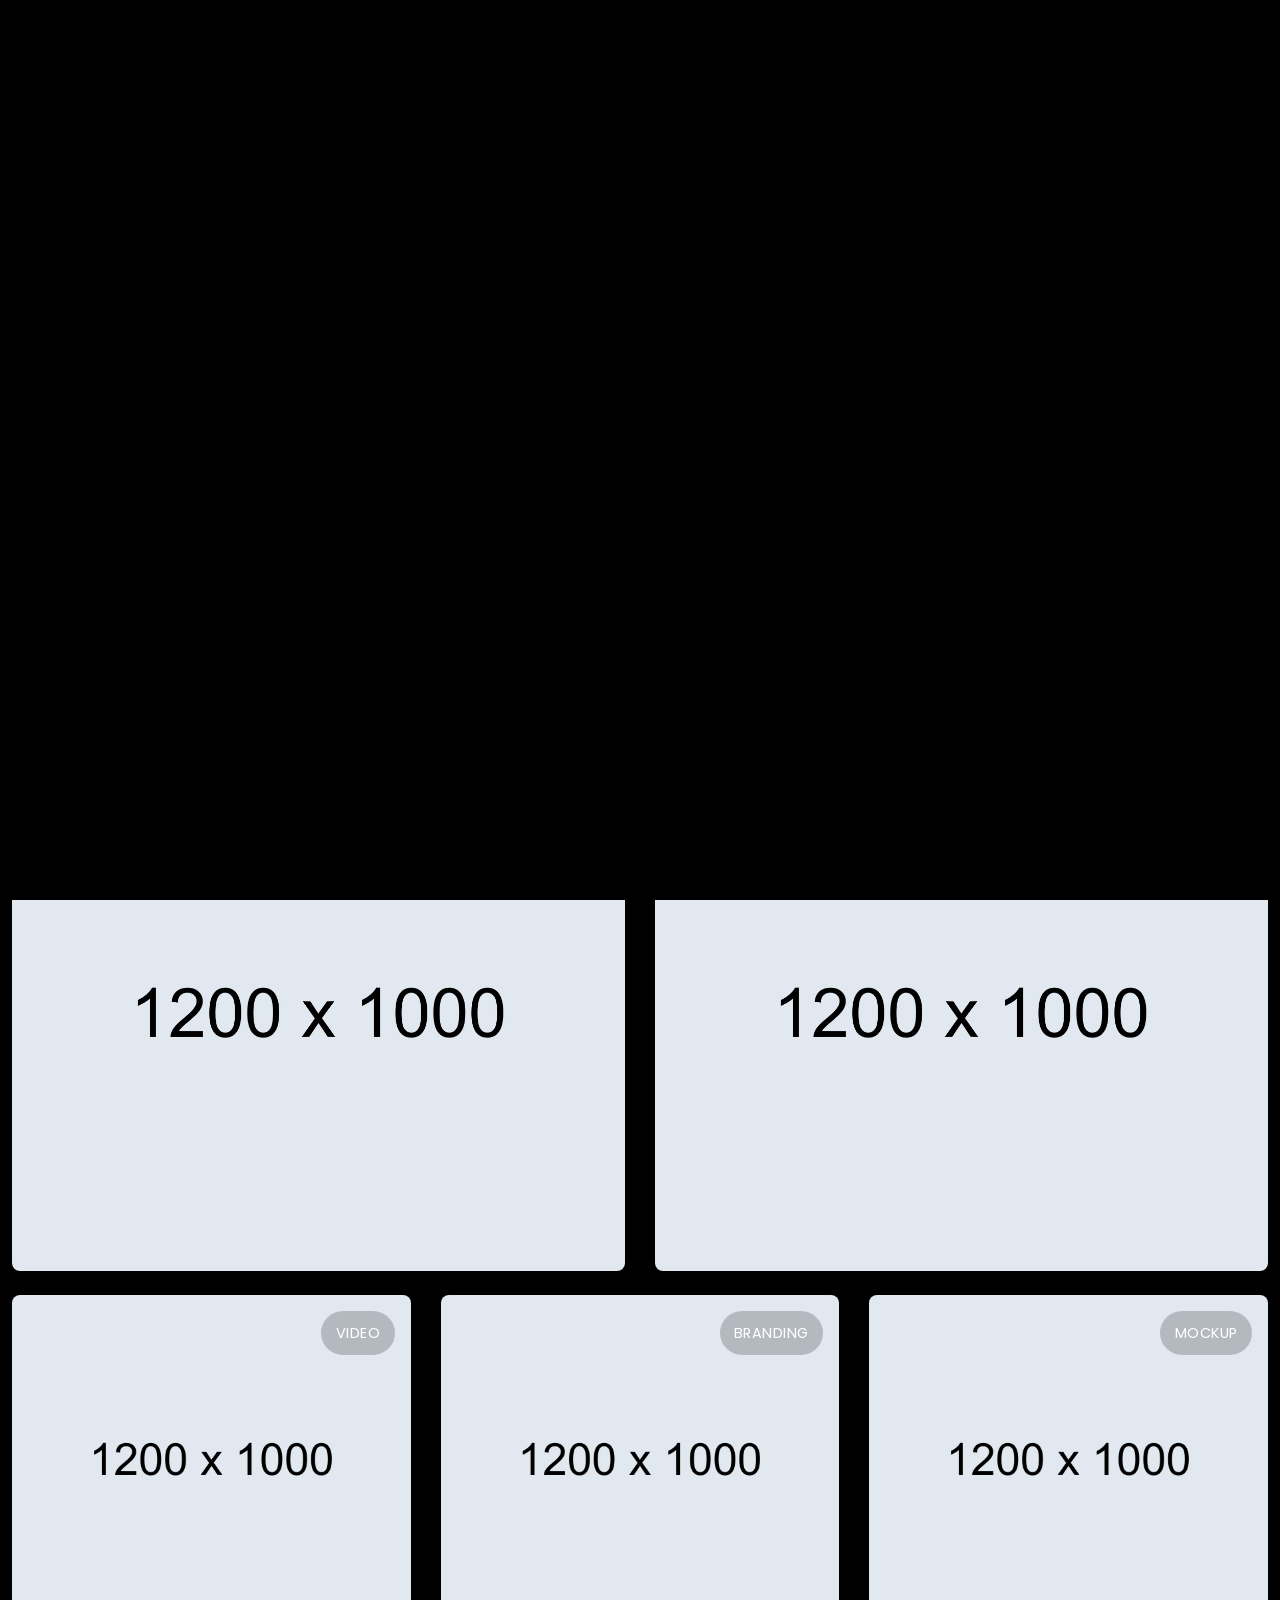
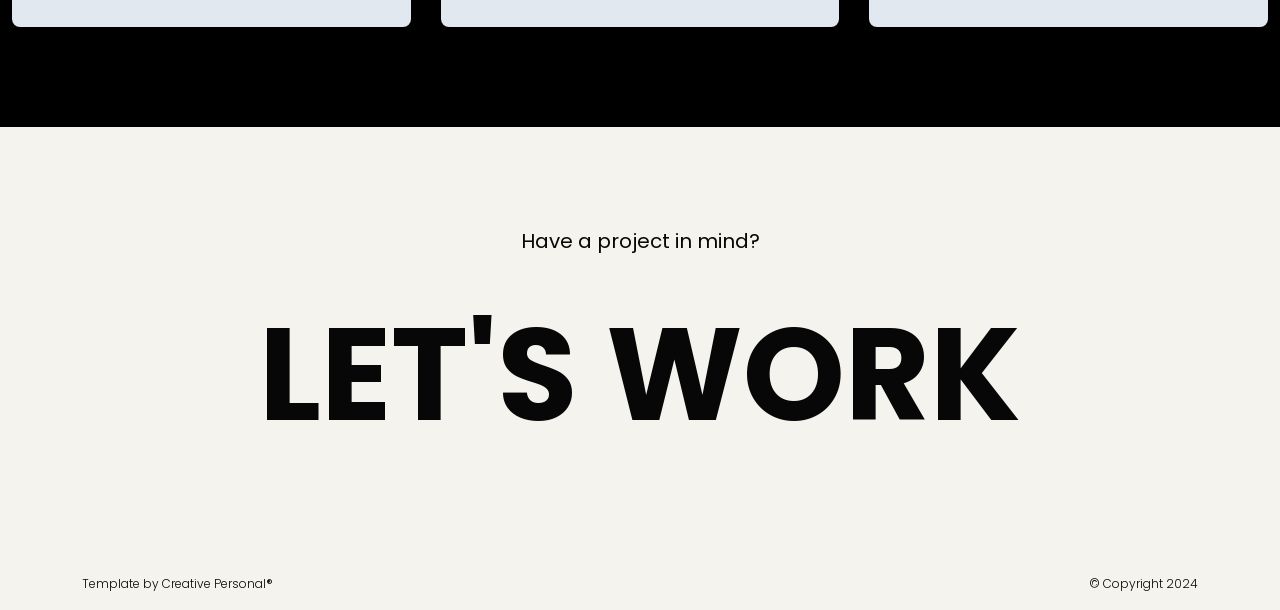
<file: projects.html>
<!DOCTYPE html>
<html lang="en">

<head>
    <!-- META -->
    <meta charset="utf-8">
    <meta http-equiv="X-UA-Compatible" content="IE=edge">
    <meta name="viewport" content="width=device-width, initial-scale=1">
    <meta name="description" content="Nino - Modern Portfolio Template">
    <meta name="keywords" content="personal, portfolio new, html, one page, bootstrap, new html template, design, creative, onepage, clean, modern">
    <meta name="author" content="Tanvir Hossain">
    <!-- PAGE TITLE -->
    <title>Nino - Modern Portfolio Template</title>
    <link rel="icon" type="image/x-icon" href="assets/images/favicon.png">
    <!-- ALL GOOGLE FONTS -->
    <link rel="preconnect" href="https://fonts.googleapis.com">
    <link rel="preconnect" href="https://fonts.gstatic.com" crossorigin>
    <link href="https://fonts.googleapis.com/css2?family=Oswald:wght@200..700&family=Poppins:ital,wght@0,100;0,200;0,300;0,400;0,500;0,600;0,700;0,800;0,900;1,100;1,200;1,300;1,400;1,500;1,600;1,700;1,800;1,900&display=swap" rel="stylesheet">
    <!-- BOOTSTRAP CSS -->
    <link rel="stylesheet" href="assets/css/bootstrap.min.css" />
    <!-- FONT AWESOME CSS -->
    <link rel="stylesheet" href="assets/css/font-awesome-pro.css" />
    <!-- FONT AWESOME CSS -->
    <link rel="stylesheet" href="assets/fonts/remixicon.css" />
    <!-- MAGNIFIC CSS -->
    <link rel="stylesheet" href="assets/css/magnific-popup.css">
    <!-- NICE SELECT CSS -->
    <link rel="stylesheet" href="assets/css/nice-select.min.css" />
    <!-- ANIMATE CSS -->
    <link rel="stylesheet" href="assets/css/animate.min.css" />
    <!-- MOBILE MENU CSS -->
    <link rel="stylesheet" href="assets/css/mobilemenu.css" />
    <!-- SLICK CSS -->
    <link rel="stylesheet" href="assets/css/slick.min.css" />
    <!-- SPACING CSS -->
    <link rel="stylesheet" href="assets/css/spacing.css" />
    <!-- MAIN STYLE CSS -->
    <link rel="stylesheet" href="assets/css/style.css" />
    <!-- RESPONSIVE CSS -->
    <link rel="stylesheet" href="assets/css/responsive.css">
    <!-- HTML5 shim and Respond.js IE8 support of HTML5 elements and media queries -->
    <!-- WARNING: Respond.js doesn't work if you view the page via file:// -->
    <!--[if lt IE 9]>
      <script src="https://oss.maxcdn.com/html5shiv/3.7.2/html5shiv.min.js"></script>
      <script src="https://oss.maxcdn.com/respond/1.4.2/respond.min.js"></script>
    <![endif]-->
</head>

<body>
    <!-- START PRELOADER AREA-->
    <div class="preloader">
        <svg viewbox="0 0 1000 1000" preserveaspectratio="none">
            <path id="preloaderSvg" d="M0,1005S175,995,500,995s500,5,500,5V0H0Z"></path>
        </svg>
        <div class="preloader-heading">
            <div class="load-text">
                <span>L</span>
                <span>o</span>
                <span>a</span>
                <span>d</span>
                <span>i</span>
                <span>n</span>
                <span>g</span>
            </div>
        </div>
    </div>
    <!-- END PRELOADER AREA -->
    <!-- START SCROOL UP DESIGN AREA -->
    <div class="progress-wrap cursor-pointer">
        <i class="ri-arrow-up-s-line"></i>
        <svg class="progress-circle svg-content" width="100%" height="100%" viewBox="-1 -1 102 102">
            <path d="M50,1 a49,49 0 0,1 0,98 a49,49 0 0,1 0,-98" />
        </svg>
    </div>
    <!-- / END SCROOL UP DESIGN AREA -->
    <!-- START MAGIC CURSOR AND BALL AREA-->
    <div id="magic-cursor">
        <div id="ball"></div>
    </div>
    <!-- / END MAGIC CURSOR AND BALL AREA-->
    <!-- START MENU DESIGN AREA-->
    <header class="main-header">
        <div class="header-upper">
            <div class="container">
                <div class="header-inner">
                    <div class="row align-items-center">
                        <div class="col-xl-2 col-lg-2 col-md-6 col-6 col-sm-3">
                            <div class="logo-area">
                                <div class="logo">
                                    <a href="index.html"><img src="assets/images/logo.png" alt=""></a>
                                </div>
                            </div>
                        </div>
                        <div class="col-xl-10 col-lg-10 col-md-6 col-6 col-sm-9">
                            <div class="main-menu">
                                <nav id="mobile-menu">
                                    <ul>
                                        <li><a href="index.html" class="linkstyle">Home</a></li>
                                        <li><a href="about.html" class="linkstyle">about</a></li>
                                        <li><a href="service.html" class="linkstyle">services</a></li>
                                        <li class="has-dropdown"><a href="projects.html" class="linkstyle">projects</a>
                                            <ul class="sub-menu">
                                                <li><a href="projects.html">Projects List</a></li>
                                                <li><a href="single-project.html">Single Portfolio</a></li>
                                            </ul>
                                        </li>
                                        <li><a href="blog.html" class="linkstyle">Blog</a></li>
                                        <li><a href="contact.html" class="linkstyle">Contact</a></li>
                                    </ul>
                                </nav>
                            </div>
                            <div class="side-menu-icon d-lg-none text-end">
                                <a href="javascript:void(0)" class="info-toggle-btn f-right sidebar-toggle-btn"><i class="fal fa-bars"></i></a>
                            </div>
                        </div>
                    </div>
                </div>
            </div>
        </div>
    </header>
    <!-- // END MENU DESIGN AREA-->
    <!-- START MOBILE MENU DESIGN AREA-->
    <div class="sidebar__area">
        <div class="sidebar__wrapper">
            <div class="sidebar__close">
                <button class="sidebar__close-btn" id="sidebar__close-btn">
                    <i class="fal fa-times"></i>
                </button>
            </div>
            <div class="sidebar__content mt-50 mb-20">
                <div class="mobile-menu fix"></div>
            </div>
        </div>
    </div>
    <div class="body-overlay"></div>
    <!-- // END MOBILE MENU DESIGN AREA-->
    <!-- START SINGLE PAGE DESIGN AREA -->
    <section class="single-page-hero-area">
        <div class="container">
            <div class="row align-items-center">
                <div class="col-lg-12">
                    <h2>Projects</h2>
                    <p>A Collection of My Latest Works and Achievements: Discover the Projects that Define My Passion and Skills</p>
                </div>
            </div>
        </div>
    </section>
    <!-- // END SINGLE PAGE DESIGN AREA -->
    <!-- START PORTFOLIO DESIGN AREA -->
    <div class="projects-area" id="portfolio">
        <div class="custom-icon">
            <img src="assets/images/custom/work-scribble.svg" alt="custom">
        </div>
        <div class="container-fluid">
            <div class="row g-4 portfolio-grid">
                <!-- START SINGLE PORTFOLIO DESIGN AREA -->
                <div class="col-md-6 col-xl-6 portfolio-item category-1">
                    <a href="assets/images/projects/work1.jpg" class="work-popup">
                        <div class="portfolio-box">
                            <!-- Image -->
                            <img src="assets/images/projects/work1.jpg" alt="" data-rjs="2">
                            <!-- Category -->
                            <span class="portfolio-category">Branding</span>
                            <!-- Caption -->
                            <div class="portfolio-caption">
                                <h1>Glasses of Cocktail</h1>
                            </div>
                        </div>
                    </a>
                </div>
                <!-- // END SINGLE PORTFOLIO DESIGN AREA -->
                <!-- START SINGLE PORTFOLIO DESIGN AREA -->
                <div class="col-md-6 col-xl-6 portfolio-item category-2">
                    <a href="single-project.html">
                        <div class="portfolio-box">
                            <!-- Image -->
                            <img src="assets/images/projects/work2.jpg" alt="" data-rjs="2">
                            <!-- Category -->
                            <span class="portfolio-category">Mockup</span>
                            <!-- Caption -->
                            <div class="portfolio-caption">
                                <h1>A Branch with Flowers</h1>
                            </div>
                        </div>
                    </a>
                </div>
                <!-- // END SINGLE PORTFOLIO DESIGN AREA -->
                <!-- START SINGLE PORTFOLIO DESIGN AREA -->
                <div class="col-md-6 col-xl-4 portfolio-item category-2">
                    <a href="https://www.youtube.com/watch?v=qZEPs3vmYB4" class="popup-youtube">
                        <div class="portfolio-box">
                            <!-- Image -->
                            <img src="assets/images/projects/work3.jpg" alt="" data-rjs="2">
                            <!-- Category -->
                            <span class="portfolio-category">Video</span>
                            <!-- Caption -->
                            <div class="portfolio-caption">
                                <h1>Orange Rose Flower</h1>
                            </div>
                        </div>
                    </a>
                </div>
                <!-- // END SINGLE PORTFOLIO DESIGN AREA -->
                <!-- START SINGLE PORTFOLIO DESIGN AREA -->
                <div class="col-md-6 col-xl-4 portfolio-item category-1">
                    <a href="assets/images/projects/work4.jpg" class="work-popup">
                        <div class="portfolio-box">
                            <!-- Image -->
                            <img src="assets/images/projects/work4.jpg" alt="" data-rjs="2">
                            <!-- Category -->
                            <span class="portfolio-category">Branding</span>
                            <!-- Caption -->
                            <div class="portfolio-caption">
                                <h1>Green Plant on a Desk</h1>
                            </div>
                        </div>
                    </a>
                </div>
                <!-- // END SINGLE PORTFOLIO DESIGN AREA -->
                <!-- START SINGLE PORTFOLIO DESIGN AREA -->
                <div class="col-md-6 col-xl-4 portfolio-item category-2">
                    <a href="assets/images/projects/work5.jpg" class="work-popup">
                        <div class="portfolio-box">
                            <!-- Image -->
                            <img src="assets/images/projects/work5.jpg" alt="" data-rjs="2">
                            <!-- Category -->
                            <span class="portfolio-category">Mockup</span>
                            <!-- Caption -->
                            <div class="portfolio-caption">
                                <h1>Orange Rose Flower</h1>
                            </div>
                        </div>
                    </a>
                </div>
                <!-- // END SINGLE PORTFOLIO DESIGN AREA -->
            </div>
        </div>
    </div>
    <!-- // END PORTFOLIO DESIGN AREA -->
    <!-- START FOOTER DESIGN AREA -->
    <footer class="main-footer">
        <div class="container">
            <div class="row">
                <div class="col-lg-12">
                    <div class="footer-top">
                        <p> Have a project in mind?</p>
                        <h2><a href="mailto:hello@websitename.com">let's work</a></h2>
                    </div>
                </div>
            </div>
            <div class="row">
                <div class="col-lg-6 col-sm-6">
                    <p class="copy-left-text">Template by <a href="https://themeforest.net/user/creativepersonal/portfolio">Creative Personal®</a></p>
                </div>
                <div class="col-lg-6 col-sm-6">
                    <p class="copy-right-text">&copy; Copyright 2024</p>
                </div>
            </div>
        </div>
    </footer>
    <!-- / END FOOTER DESIGN AREA -->
    <!-- JQUERY JS -->
    <script src="assets/js/jquery-3.6.0.min.js"></script>
    <!-- BOOTSTRAP JS-->
    <script src="assets/js/bootstrap.min.js"></script>
    <!-- APPEAR JS -->
    <script src="assets/js/appear.min.js"></script>
    <!-- MAGNIFICANT JS -->
    <script src="assets/js/jquery.magnific-popup.min.js"></script>
    <!-- MOBILE MENU JS-->
    <script src="assets/js/mobilemenu.js"></script>
    <!-- GSAP AND LOCOMOTIV JS-->
    <script src="assets/js/gsap.min.js"></script>
    <script src="assets/js/ScrollTrigger.min.js"></script>
    <script src="assets/js/lenis.js"></script>
    <!-- SLICK JS-->
    <script src="assets/js/slick.min.js"></script>
    <!-- NICE SELECT JS-->
    <script src="assets/js/jquery.nice-select.min.js"></script>
    <!-- IMAGE LOADER JS-->
    <script src="assets/js/imagesloaded.pkgd.min.js"></script>
    <!-- ISOTOPE JS-->
    <script src="assets/js/isotope.pkgd.min.js"></script>
    <!--  WOW ANIMATION JS-->
    <script src="assets/js/wow.min.js"></script>
    <!-- SCRIPT JS-->
    <script src="assets/js/script.js"></script>
</body>

</html>
</file>
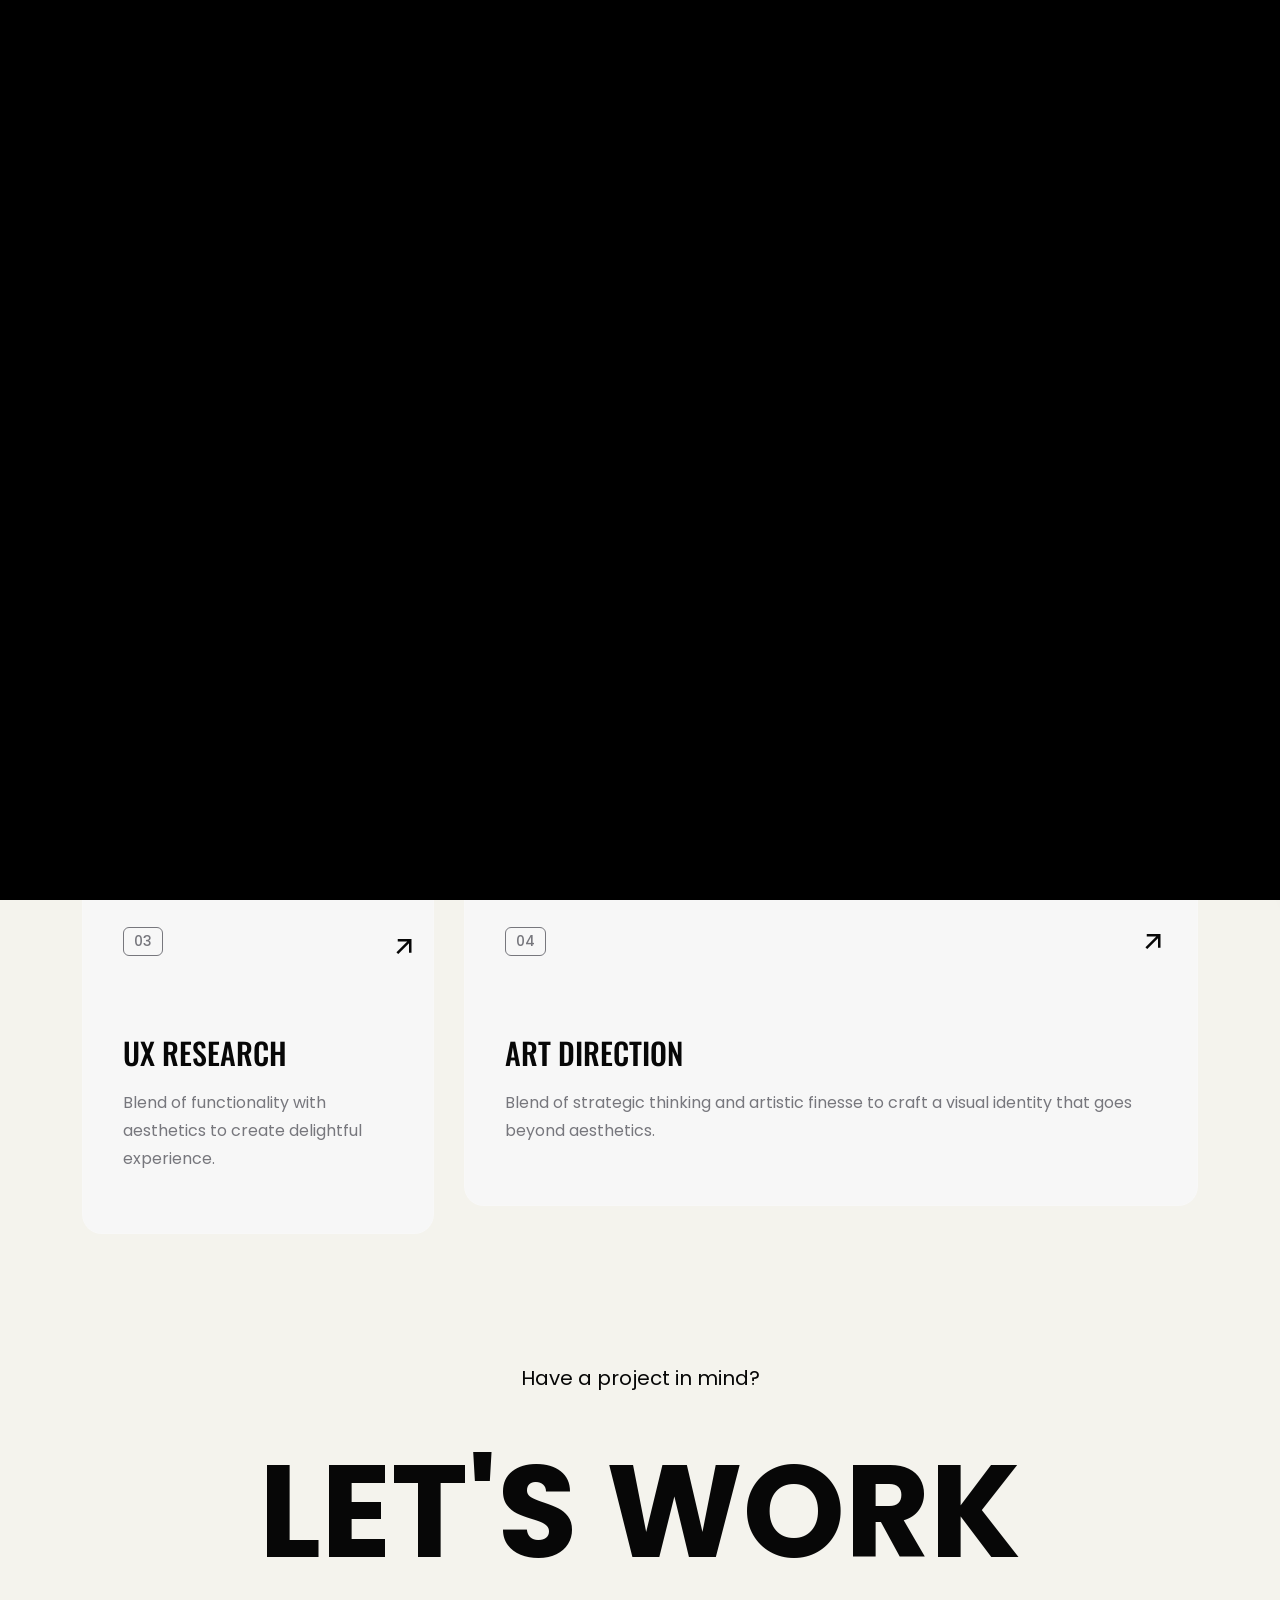
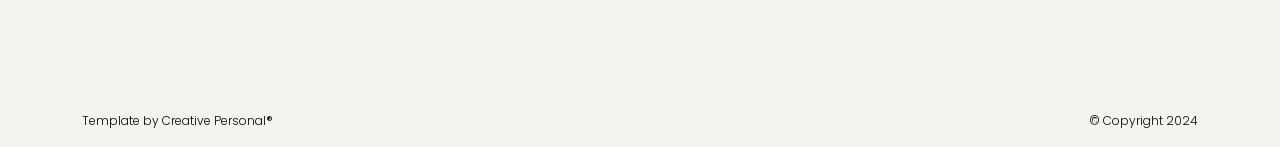
<file: service.html>
<!DOCTYPE html>
<html lang="en">

<head>
    <!-- META -->
    <meta charset="utf-8">
    <meta http-equiv="X-UA-Compatible" content="IE=edge">
    <meta name="viewport" content="width=device-width, initial-scale=1">
    <meta name="description" content="Nino - Modern Portfolio Template">
    <meta name="keywords" content="personal, portfolio new, html, one page, bootstrap, new html template, design, creative, onepage, clean, modern">
    <meta name="author" content="Tanvir Hossain">
    <!-- PAGE TITLE -->
    <title>Nino - Modern Portfolio Template</title>
    <link rel="icon" type="image/x-icon" href="assets/images/favicon.png">
    <!-- ALL GOOGLE FONTS -->
    <link rel="preconnect" href="https://fonts.googleapis.com">
    <link rel="preconnect" href="https://fonts.gstatic.com" crossorigin>
    <link href="https://fonts.googleapis.com/css2?family=Oswald:wght@200..700&family=Poppins:ital,wght@0,100;0,200;0,300;0,400;0,500;0,600;0,700;0,800;0,900;1,100;1,200;1,300;1,400;1,500;1,600;1,700;1,800;1,900&display=swap" rel="stylesheet">
    <!-- BOOTSTRAP CSS -->
    <link rel="stylesheet" href="assets/css/bootstrap.min.css" />
    <!-- FONT AWESOME CSS -->
    <link rel="stylesheet" href="assets/css/font-awesome-pro.css" />
    <!-- FONT AWESOME CSS -->
    <link rel="stylesheet" href="assets/fonts/remixicon.css" />
    <!-- MAGNIFIC CSS -->
    <link rel="stylesheet" href="assets/css/magnific-popup.css">
    <!-- NICE SELECT CSS -->
    <link rel="stylesheet" href="assets/css/nice-select.min.css" />
    <!-- ANIMATE CSS -->
    <link rel="stylesheet" href="assets/css/animate.min.css" />
    <!-- MOBILE MENU CSS -->
    <link rel="stylesheet" href="assets/css/mobilemenu.css" />
    <!-- SLICK CSS -->
    <link rel="stylesheet" href="assets/css/slick.min.css" />
    <!-- SPACING CSS -->
    <link rel="stylesheet" href="assets/css/spacing.css" />
    <!-- MAIN STYLE CSS -->
    <link rel="stylesheet" href="assets/css/style.css" />
    <!-- RESPONSIVE CSS -->
    <link rel="stylesheet" href="assets/css/responsive.css">
    <!-- HTML5 shim and Respond.js IE8 support of HTML5 elements and media queries -->
    <!-- WARNING: Respond.js doesn't work if you view the page via file:// -->
    <!--[if lt IE 9]>
      <script src="https://oss.maxcdn.com/html5shiv/3.7.2/html5shiv.min.js"></script>
      <script src="https://oss.maxcdn.com/respond/1.4.2/respond.min.js"></script>
    <![endif]-->
</head>

<body>
    <!-- START PRELOADER AREA-->
    <div class="preloader">
        <svg viewbox="0 0 1000 1000" preserveaspectratio="none">
            <path id="preloaderSvg" d="M0,1005S175,995,500,995s500,5,500,5V0H0Z"></path>
        </svg>
        <div class="preloader-heading">
            <div class="load-text">
                <span>L</span>
                <span>o</span>
                <span>a</span>
                <span>d</span>
                <span>i</span>
                <span>n</span>
                <span>g</span>
            </div>
        </div>
    </div>
    <!-- END PRELOADER AREA -->
    <!-- START SCROOL UP DESIGN AREA -->
    <div class="progress-wrap cursor-pointer">
        <i class="ri-arrow-up-s-line"></i>
        <svg class="progress-circle svg-content" width="100%" height="100%" viewBox="-1 -1 102 102">
            <path d="M50,1 a49,49 0 0,1 0,98 a49,49 0 0,1 0,-98" />
        </svg>
    </div>
    <!-- / END SCROOL UP DESIGN AREA -->
    <!-- START MAGIC CURSOR AND BALL AREA-->
    <div id="magic-cursor">
        <div id="ball"></div>
    </div>
    <!-- / END MAGIC CURSOR AND BALL AREA-->
    <!-- START MENU DESIGN AREA-->
    <header class="main-header">
        <div class="header-upper">
            <div class="container">
                <div class="header-inner">
                    <div class="row align-items-center">
                        <div class="col-xl-2 col-lg-2 col-md-6 col-6 col-sm-3">
                            <div class="logo-area">
                                <div class="logo">
                                    <a href="index.html"><img src="assets/images/logo.png" alt=""></a>
                                </div>
                            </div>
                        </div>
                        <div class="col-xl-10 col-lg-10 col-md-6 col-6 col-sm-9">
                            <div class="main-menu">
                                <nav id="mobile-menu">
                                    <ul>
                                        <li><a href="index.html" class="linkstyle">Home</a></li>
                                        <li><a href="about.html" class="linkstyle">about</a></li>
                                        <li><a href="service.html" class="linkstyle">services</a></li>
                                        <li class="has-dropdown"><a href="projects.html" class="linkstyle">projects</a>
                                            <ul class="sub-menu">
                                                <li><a href="projects.html">Projects List</a></li>
                                                <li><a href="single-project.html">Single Portfolio</a></li>
                                            </ul>
                                        </li>
                                        <li><a href="blog.html" class="linkstyle">Blog</a></li>
                                        <li><a href="contact.html" class="linkstyle">Contact</a></li>
                                    </ul>
                                </nav>
                            </div>
                            <div class="side-menu-icon d-lg-none text-end">
                                <a href="javascript:void(0)" class="info-toggle-btn f-right sidebar-toggle-btn"><i class="fal fa-bars"></i></a>
                            </div>
                        </div>
                    </div>
                </div>
            </div>
        </div>
    </header>
    <!-- // END MENU DESIGN AREA-->
    <!-- START MOBILE MENU DESIGN AREA-->
    <div class="sidebar__area">
        <div class="sidebar__wrapper">
            <div class="sidebar__close">
                <button class="sidebar__close-btn" id="sidebar__close-btn">
                    <i class="fal fa-times"></i>
                </button>
            </div>
            <div class="sidebar__content mt-50 mb-20">
                <div class="mobile-menu fix"></div>
            </div>
        </div>
    </div>
    <div class="body-overlay"></div>
    <!-- // END MOBILE MENU DESIGN AREA-->
    <!-- START SINGLE PAGE DESIGN AREA -->
    <section class="single-page-hero-area">
        <div class="container">
            <div class="row align-items-center">
                <div class="col-lg-12">
                    <h2>Services</h2>
                </div>
            </div>
        </div>
    </section>
    <!-- // END SINGLE PAGE DESIGN AREA -->
       <!-- START SERVICE DESIGN AREA -->
    <section id="services" class="services-area no-padding">
        <div class="container">
            <div class="row">
                <!-- START SINGLE SERVICE DESIGN AREA -->
                <div class="col-lg-8 col-md-7">
                    <div class="service-item wow fadeInUp delay-0-2s">
                        <i class="ri-arrow-right-up-line"></i>
                        <h5>01</h5>
                        <h4>Brand Identity Design</h4>
                        <p>Blend of strategic thinking and creative flair to craft a digital identity that resonates and captivates.kits you need to create a true website within minutes.</p>
                    </div>
                </div>
                <!-- / END SINGLE SERVICE DESIGN AREA -->
                <!-- START SINGLE SERVICE DESIGN AREA -->
                <div class="col-lg-4 col-md-5">
                    <div class="service-item wow fadeInUp delay-0-4s">
                        <i class="ri-arrow-right-up-line"></i>
                        <h5>02</h5>
                        <h4>Visual Design</h4>
                        <p>Blend of artistic intuition with strategic insight to craft a visual identity.</p>
                    </div>
                </div>
                <!-- / END SINGLE SERVICE DESIGN AREA -->
                <!-- START SINGLE SERVICE DESIGN AREA -->
                <div class="col-lg-4 col-md-5">
                    <div class="service-item wow fadeInUp delay-0-6s">
                        <i class="ri-arrow-right-up-line"></i>
                        <h5>03</h5>
                        <h4>UX Research</h4>
                        <p>Blend of functionality with aesthetics to create delightful experience.</p>
                    </div>
                </div>
                <!-- / END SINGLE SERVICE DESIGN AREA -->
                <!-- START SINGLE SERVICE DESIGN AREA -->
                <div class="col-lg-8 col-md-7">
                    <div class="service-item wow fadeInUp delay-0-8s">
                        <i class="ri-arrow-right-up-line"></i>
                        <h5>04</h5>
                        <h4>Art Direction</h4>
                        <p>Blend of strategic thinking and artistic finesse to craft a visual identity that goes beyond aesthetics.</p>
                    </div>
                </div>
                <!-- / END SINGLE SERVICE DESIGN AREA -->
            </div>
        </div>
    </section>
    <!-- / END SERVICE DESIGN AREA -->

    <!-- START FOOTER DESIGN AREA -->
    <footer class="main-footer">
        <div class="container">
            <div class="row">
                <div class="col-lg-12">
                    <div class="footer-top">
                        <p> Have a project in mind?</p>
                        <h2><a href="mailto:hello@websitename.com">let's work</a></h2>
                    </div>
                </div>
            </div>
            <div class="row">
                <div class="col-lg-6 col-sm-6">
                    <p class="copy-left-text">Template by <a href="https://themeforest.net/user/creativepersonal/portfolio">Creative Personal®</a></p>
                </div>
                <div class="col-lg-6 col-sm-6">
                    <p class="copy-right-text">&copy; Copyright 2024</p>
                </div>
            </div>
        </div>
    </footer>
    <!-- / END FOOTER DESIGN AREA -->
    <!-- JQUERY JS -->
    <script src="assets/js/jquery-3.6.0.min.js"></script>
    <!-- BOOTSTRAP JS-->
    <script src="assets/js/bootstrap.min.js"></script>
    <!-- APPEAR JS -->
    <script src="assets/js/appear.min.js"></script>
    <!-- MAGNIFICANT JS -->
    <script src="assets/js/jquery.magnific-popup.min.js"></script>
    <!-- MOBILE MENU JS-->
    <script src="assets/js/mobilemenu.js"></script>
    <!-- GSAP AND LOCOMOTIV JS-->
    <script src="assets/js/gsap.min.js"></script>
    <script src="assets/js/ScrollTrigger.min.js"></script>
    <script src="assets/js/lenis.js"></script>
    <!-- SLICK JS-->
    <script src="assets/js/slick.min.js"></script>
    <!-- NICE SELECT JS-->
    <script src="assets/js/jquery.nice-select.min.js"></script>
    <!-- IMAGE LOADER JS-->
    <script src="assets/js/imagesloaded.pkgd.min.js"></script>
    <!-- ISOTOPE JS-->
    <script src="assets/js/isotope.pkgd.min.js"></script>
    <!--  WOW ANIMATION JS-->
    <script src="assets/js/wow.min.js"></script>
    <!-- SCRIPT JS-->
    <script src="assets/js/script.js"></script>
</body>

</html>
</file>
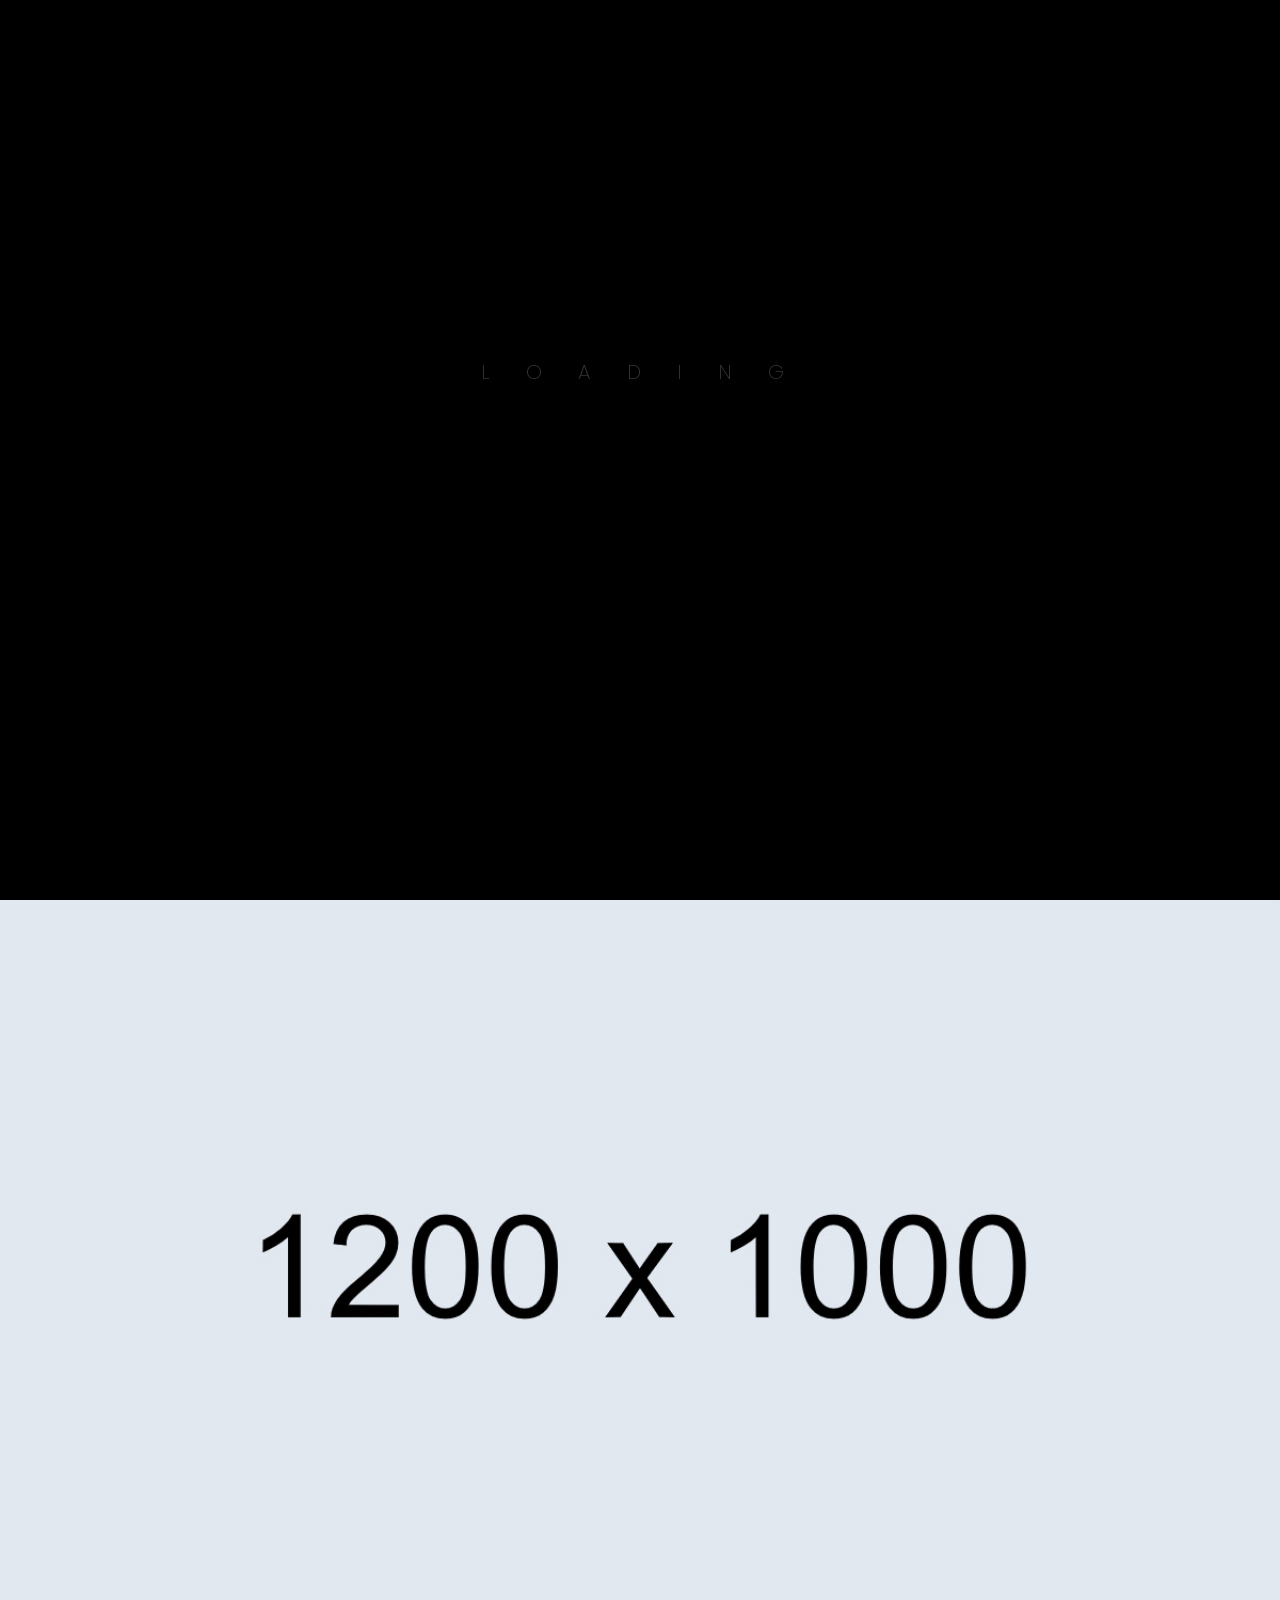
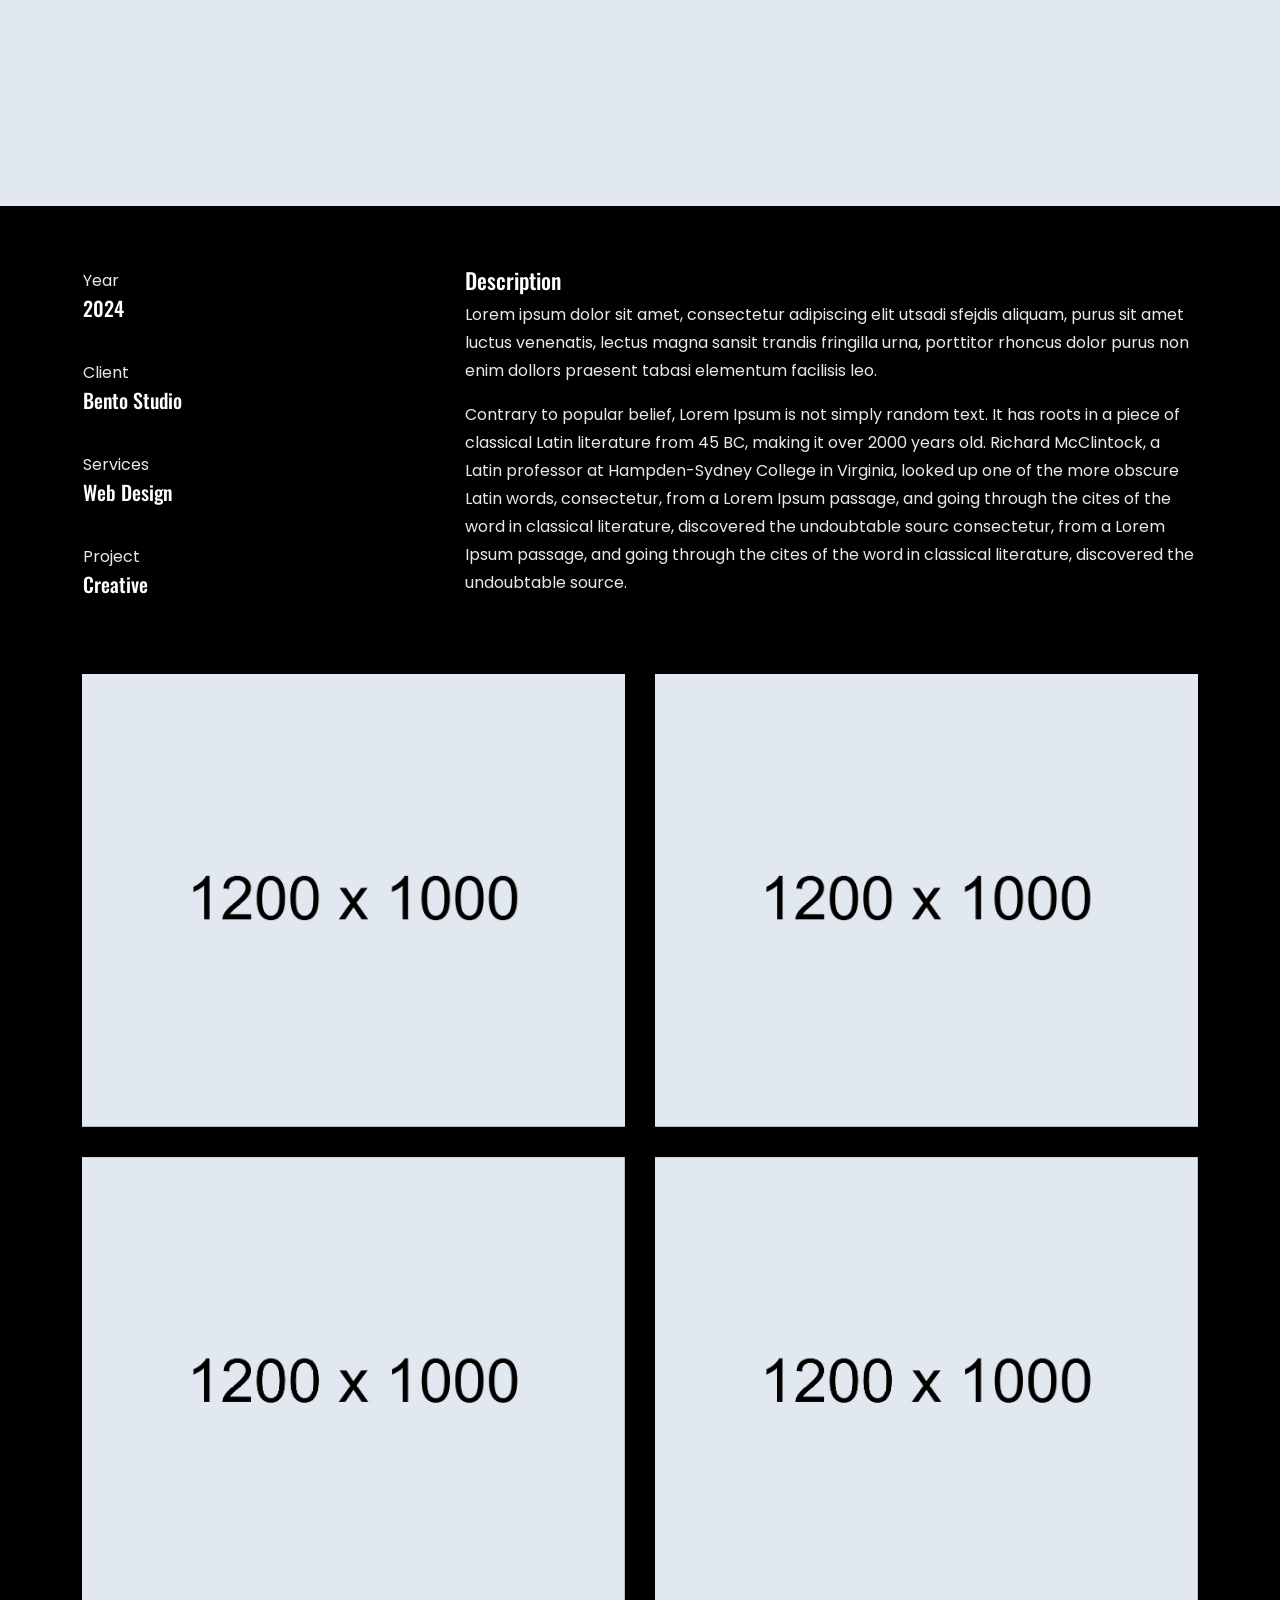
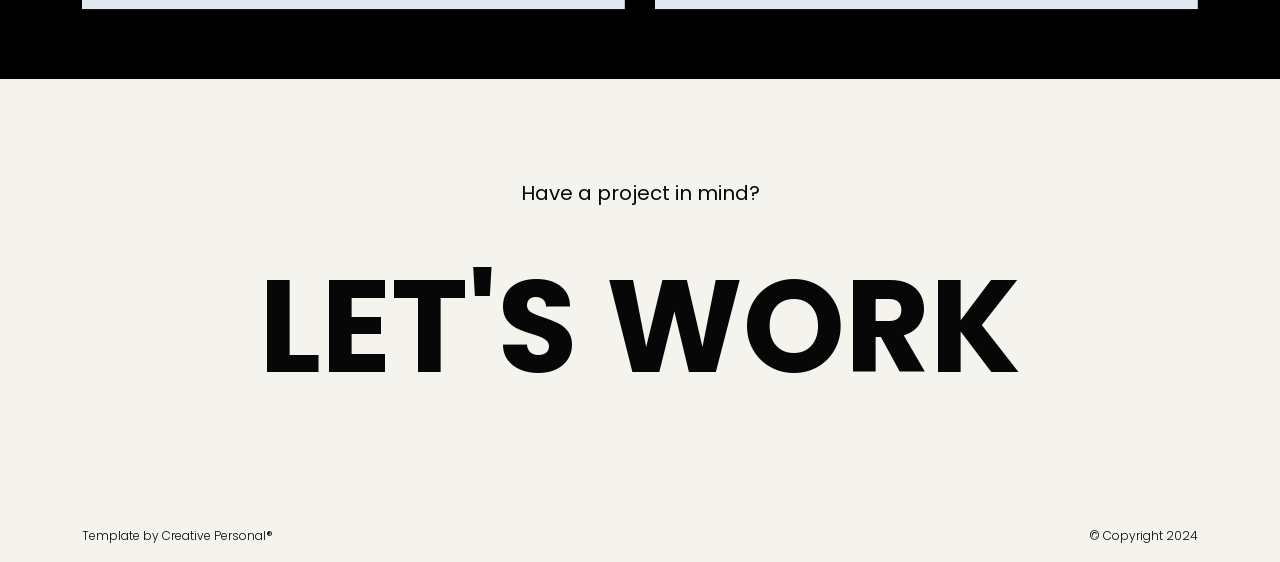
<file: single-project.html>
<!DOCTYPE html>
<html lang="en">

<head>
    <!-- META -->
    <meta charset="utf-8">
    <meta http-equiv="X-UA-Compatible" content="IE=edge">
    <meta name="viewport" content="width=device-width, initial-scale=1">
    <meta name="description" content="Nino - Modern Portfolio Template">
    <meta name="keywords" content="personal, portfolio new, html, one page, bootstrap, new html template, design, creative, onepage, clean, modern">
    <meta name="author" content="Tanvir Hossain">
    <!-- PAGE TITLE -->
    <title>Nino - Modern Portfolio Template</title>
    <link rel="icon" type="image/x-icon" href="assets/images/favicon.png">
    <!-- ALL GOOGLE FONTS -->
    <link rel="preconnect" href="https://fonts.googleapis.com">
    <link rel="preconnect" href="https://fonts.gstatic.com" crossorigin>
    <link href="https://fonts.googleapis.com/css2?family=Oswald:wght@200..700&family=Poppins:ital,wght@0,100;0,200;0,300;0,400;0,500;0,600;0,700;0,800;0,900;1,100;1,200;1,300;1,400;1,500;1,600;1,700;1,800;1,900&display=swap" rel="stylesheet">
    <!-- BOOTSTRAP CSS -->
    <link rel="stylesheet" href="assets/css/bootstrap.min.css" />
    <!-- FONT AWESOME CSS -->
    <link rel="stylesheet" href="assets/css/font-awesome-pro.css" />
    <!-- FONT AWESOME CSS -->
    <link rel="stylesheet" href="assets/fonts/remixicon.css" />
    <!-- MAGNIFIC CSS -->
    <link rel="stylesheet" href="assets/css/magnific-popup.css">
    <!-- NICE SELECT CSS -->
    <link rel="stylesheet" href="assets/css/nice-select.min.css" />
    <!-- ANIMATE CSS -->
    <link rel="stylesheet" href="assets/css/animate.min.css" />
    <!-- MOBILE MENU CSS -->
    <link rel="stylesheet" href="assets/css/mobilemenu.css" />
    <!-- SLICK CSS -->
    <link rel="stylesheet" href="assets/css/slick.min.css" />
    <!-- SPACING CSS -->
    <link rel="stylesheet" href="assets/css/spacing.css" />
    <!-- MAIN STYLE CSS -->
    <link rel="stylesheet" href="assets/css/style.css" />
    <!-- RESPONSIVE CSS -->
    <link rel="stylesheet" href="assets/css/responsive.css">
    <!-- HTML5 shim and Respond.js IE8 support of HTML5 elements and media queries -->
    <!-- WARNING: Respond.js doesn't work if you view the page via file:// -->
    <!--[if lt IE 9]>
      <script src="https://oss.maxcdn.com/html5shiv/3.7.2/html5shiv.min.js"></script>
      <script src="https://oss.maxcdn.com/respond/1.4.2/respond.min.js"></script>
    <![endif]-->
</head>

<body>
    <!-- START PRELOADER AREA-->
    <div class="preloader">
        <svg viewbox="0 0 1000 1000" preserveaspectratio="none">
            <path id="preloaderSvg" d="M0,1005S175,995,500,995s500,5,500,5V0H0Z"></path>
        </svg>
        <div class="preloader-heading">
            <div class="load-text">
                <span>L</span>
                <span>o</span>
                <span>a</span>
                <span>d</span>
                <span>i</span>
                <span>n</span>
                <span>g</span>
            </div>
        </div>
    </div>
    <!-- END PRELOADER AREA -->
    <!-- START SCROOL UP DESIGN AREA -->
    <div class="progress-wrap cursor-pointer">
        <i class="ri-arrow-up-s-line"></i>
        <svg class="progress-circle svg-content" width="100%" height="100%" viewBox="-1 -1 102 102">
            <path d="M50,1 a49,49 0 0,1 0,98 a49,49 0 0,1 0,-98" />
        </svg>
    </div>
    <!-- / END SCROOL UP DESIGN AREA -->
    <!-- START MAGIC CURSOR AND BALL AREA-->
    <div id="magic-cursor">
        <div id="ball"></div>
    </div>
    <!-- / END MAGIC CURSOR AND BALL AREA-->
    <!-- START MENU DESIGN AREA-->
    <header class="main-header">
        <div class="header-upper">
            <div class="container">
                <div class="header-inner">
                    <div class="row align-items-center">
                        <div class="col-xl-2 col-lg-2 col-md-6 col-6 col-sm-3">
                            <div class="logo-area">
                                <div class="logo">
                                    <a href="index.html"><img src="assets/images/logo.png" alt=""></a>
                                </div>
                            </div>
                        </div>
                        <div class="col-xl-10 col-lg-10 col-md-6 col-6 col-sm-9">
                            <div class="main-menu">
                                <nav id="mobile-menu">
                                    <ul>
                                        <li><a href="index.html" class="linkstyle">Home</a></li>
                                        <li><a href="about.html" class="linkstyle">about</a></li>
                                        <li><a href="service.html" class="linkstyle">services</a></li>
                                        <li class="has-dropdown"><a href="projects.html" class="linkstyle">projects</a>
                                            <ul class="sub-menu">
                                                <li><a href="projects.html">Projects List</a></li>
                                                <li><a href="single-project.html">Single Portfolio</a></li>
                                            </ul>
                                        </li>
                                        <li><a href="blog.html" class="linkstyle">Blog</a></li>
                                        <li><a href="contact.html" class="linkstyle">Contact</a></li>
                                    </ul>
                                </nav>
                            </div>
                            <div class="side-menu-icon d-lg-none text-end">
                                <a href="javascript:void(0)" class="info-toggle-btn f-right sidebar-toggle-btn"><i class="fal fa-bars"></i></a>
                            </div>
                        </div>
                    </div>
                </div>
            </div>
        </div>
    </header>
    <!-- // END MENU DESIGN AREA-->
    <!-- START MOBILE MENU DESIGN AREA-->
    <div class="sidebar__area">
        <div class="sidebar__wrapper">
            <div class="sidebar__close">
                <button class="sidebar__close-btn" id="sidebar__close-btn">
                    <i class="fal fa-times"></i>
                </button>
            </div>
            <div class="sidebar__content mt-50 mb-20">
                <div class="mobile-menu fix"></div>
            </div>
        </div>
    </div>
    <div class="body-overlay"></div>
    <!-- // END MOBILE MENU DESIGN AREA-->
    <!-- START SINGLE PAGE DESIGN AREA -->
    <section class="single-page-hero-area">
        <div class="container">
            <div class="row align-items-center">
                <div class="col-lg-12">
                    <h2>Branch with Flowers</h2>
                    <p>Fill out the form below to get in touch with me. I'm always excited to hear about new opportunities and I'll do my best to respond to your inquiry within 24 hours.</p>
                </div>
            </div>
        </div>
    </section>
    <!-- // END SINGLE PAGE DESIGN AREA -->
    <!-- START SINGLE PAGE DETAILS DESIGN AREA -->
    <div class="single-project-page-design">
        <div class="single-project-image">
            <img src="assets/images/projects/work2.jpg" alt="image">
        </div>
        <div class="container pt-60 pb-40">
            <div class="row">
                <div class="col-lg-4">
                    <!-- START SINGLE LEFT DESIGN AREA -->
                    <div class="single-project-page-left wow fadeInUp delay-0-2s">
                        <div class="single-info">
                            <p>Year</p>
                            <h3>2024</h3>
                        </div>
                        <div class="single-info">
                            <p>Client</p>
                            <h3>Bento Studio</h3>
                        </div>
                        <div class="single-info">
                            <p>Services</p>
                            <h3>Web Design</h3>
                        </div>
                        <div class="single-info">
                            <p>Project</p>
                            <h3>Creative</h3>
                        </div>
                    </div>
                    <!-- / END SINGLE LEFT DESIGN AREA -->
                </div>
                <!-- START SINGLE RIGHT DESIGN AREA -->
                <div class="col-lg-8">
                    <div class="single-project-page-right wow fadeInUp delay-0-4s">
                        <h2>
                            Description
                        </h2>
                        <p>Lorem ipsum dolor sit amet, consectetur adipiscing elit utsadi sfejdis aliquam, purus sit amet luctus venenatis, lectus magna sansit trandis fringilla urna, porttitor rhoncus dolor purus non enim dollors praesent tabasi elementum facilisis leo.</p>
                        <p>Contrary to popular belief, Lorem Ipsum is not simply random text. It has roots in a piece of classical Latin literature from 45 BC, making it over 2000 years old. Richard McClintock, a Latin professor at Hampden-Sydney College in Virginia, looked up one of the more obscure Latin words, consectetur, from a Lorem Ipsum passage, and going through the cites of the word in classical literature, discovered the undoubtable sourc consectetur, from a Lorem Ipsum passage, and going through the cites of the word in classical literature, discovered the undoubtable source.</p>
                    </div>
                </div>
                <!-- / END SINGLE RIGHT DESIGN AREA -->
            </div>
            <!-- START SINGLE PAGE GALLERY DESIGN AREA -->
            <div class="row pt-60">
                <div class="col-lg-6">
                    <a href="assets/images/projects/work1.jpg" class="work-popup">
                        <div class="single-image wow fadeInUp delay-0-2s">
                            <img src="assets/images/projects/work1.jpg" alt="gallery">
                        </div>
                    </a>
                </div>
                <div class="col-lg-6">
                    <a href="assets/images/projects/work2.jpg" class="work-popup">
                        <div class="single-image wow fadeInUp delay-0-4s">
                            <img src="assets/images/projects/work2.jpg" alt="gallery">
                        </div>
                    </a>
                </div>
                <div class="col-lg-6">
                    <a href="assets/images/projects/work3.jpg" class="work-popup">
                        <div class="single-image wow fadeInUp delay-0-6s">
                            <img src="assets/images/projects/work3.jpg" alt="gallery">
                        </div>
                    </a>
                </div>
                <div class="col-lg-6">
                    <a href="assets/images/projects/work4.jpg" class="work-popup">
                        <div class="single-image wow fadeInUp delay-0-8s">
                            <img src="assets/images/projects/work4.jpg" alt="gallery">
                        </div>
                    </a>
                </div>
            </div>
            <!--  / END SINGLE PAGE GALLERY DESIGN AREA -->
        </div>
    </div>
    <!-- / END SINGLE PAGE DETAILS DESIGN AREA -->
    <!-- START FOOTER DESIGN AREA -->
    <footer class="main-footer">
        <div class="container">
            <div class="row">
                <div class="col-lg-12">
                    <div class="footer-top">
                        <p> Have a project in mind?</p>
                        <h2><a href="mailto:hello@websitename.com">let's work</a></h2>
                    </div>
                </div>
            </div>
            <div class="row">
                <div class="col-lg-6 col-sm-6">
                    <p class="copy-left-text">Template by <a href="https://themeforest.net/user/creativepersonal/portfolio">Creative Personal®</a></p>
                </div>
                <div class="col-lg-6 col-sm-6">
                    <p class="copy-right-text">&copy; Copyright 2024</p>
                </div>
            </div>
        </div>
    </footer>
    <!-- / END FOOTER DESIGN AREA -->
    <!-- JQUERY JS -->
    <script src="assets/js/jquery-3.6.0.min.js"></script>
    <!-- BOOTSTRAP JS-->
    <script src="assets/js/bootstrap.min.js"></script>
    <!-- APPEAR JS -->
    <script src="assets/js/appear.min.js"></script>
    <!-- MAGNIFICANT JS -->
    <script src="assets/js/jquery.magnific-popup.min.js"></script>
    <!-- MOBILE MENU JS-->
    <script src="assets/js/mobilemenu.js"></script>
    <!-- GSAP AND LOCOMOTIV JS-->
    <script src="assets/js/gsap.min.js"></script>
    <script src="assets/js/ScrollTrigger.min.js"></script>
    <script src="assets/js/lenis.js"></script>
    <!-- SLICK JS-->
    <script src="assets/js/slick.min.js"></script>
    <!-- NICE SELECT JS-->
    <script src="assets/js/jquery.nice-select.min.js"></script>
    <!-- IMAGE LOADER JS-->
    <script src="assets/js/imagesloaded.pkgd.min.js"></script>
    <!-- ISOTOPE JS-->
    <script src="assets/js/isotope.pkgd.min.js"></script>
    <!--  WOW ANIMATION JS-->
    <script src="assets/js/wow.min.js"></script>
    <!-- SCRIPT JS-->
    <script src="assets/js/script.js"></script>
</body>

</html>
</file>
<file: assets/css/spacing.css>
/*
* ----------------------------------------------------------------------------------------
Author       : Tanvir Hossain
Template Name: Nino - Premium Portfolio Template
Version      : 1.0                                          
* ----------------------------------------------------------------------------------------
*/
/*
* ----------------------------------------------------------------------------------------
*PADDING MARGIN
* ----------------------------------------------------------------------------------------
*/
.p-5 {
    padding: 5px !important;
}

.p-10 {
    padding: 10px;
}

.p-15 {
    padding: 15px;
}

.p-20 {
    padding: 20px;
}

.p-25 {
    padding: 25px;
}

.p-30 {
    padding: 30px;
}

.p-35 {
    padding: 35px;
}

.p-40 {
    padding: 40px;
}

.p-45 {
    padding: 45px;
}

.p-50 {
    padding: 50px;
}

.p-55 {
    padding: 55px;
}

.p-60 {
    padding: 60px;
}

.p-65 {
    padding: 65px;
}

.p-70 {
    padding: 70px;
}

.p-75 {
    padding: 75px;
}

.p-80 {
    padding: 80px;
}

.p-85 {
    padding: 85px;
}

.p-90 {
    padding: 90px;
}

.p-95 {
    padding: 95px;
}

.p-100 {
    padding: 100px;
}

.p-105 {
    padding: 105px;
}

.p-110 {
    padding: 110px;
}

.p-115 {
    padding: 115px;
}

.p-120 {
    padding: 120px;
}

.p-125 {
    padding: 125px;
}

.p-130 {
    padding: 130px;
}

.p-135 {
    padding: 135px;
}

.p-140 {
    padding: 140px;
}

.p-145 {
    padding: 145px;
}

.p-150 {
    padding: 150px;
}

.p-155 {
    padding: 155px;
}

.p-160 {
    padding: 160px;
}

.p-165 {
    padding: 165px;
}

.p-170 {
    padding: 170px;
}

.p-175 {
    padding: 175px;
}

.p-180 {
    padding: 180px;
}

.p-185 {
    padding: 185px;
}

.p-190 {
    padding: 190px;
}

.p-195 {
    padding: 195px;
}

.p-200 {
    padding: 200px;
}

.p-205 {
    padding: 205px;
}

.p-210 {
    padding: 210px;
}

.p-215 {
    padding: 215px;
}

.p-220 {
    padding: 220px;
}

.p-225 {
    padding: 225px;
}

.p-230 {
    padding: 230px;
}

.p-235 {
    padding: 235px;
}

.p-240 {
    padding: 240px;
}

.p-245 {
    padding: 245px;
}

.p-250 {
    padding: 250px;
}

/* Padding Top */
.pt-5,
.py-5 {
    padding-top: 5px !important;
}

.pt-10,
.py-10 {
    padding-top: 10px;
}

.pt-15,
.py-15 {
    padding-top: 15px;
}

.pt-20,
.py-20 {
    padding-top: 20px;
}

.pt-25,
.py-25 {
    padding-top: 25px;
}

.pt-30,
.py-30 {
    padding-top: 30px;
}

.pt-35,
.py-35 {
    padding-top: 35px;
}

.pt-40,
.py-40 {
    padding-top: 40px;
}

.pt-45,
.py-45 {
    padding-top: 45px;
}

.pt-50,
.py-50 {
    padding-top: 50px;
}

.pt-55,
.py-55 {
    padding-top: 55px;
}

.pt-60,
.py-60 {
    padding-top: 60px;
}

.pt-65,
.py-65 {
    padding-top: 65px;
}

.pt-70,
.py-70 {
    padding-top: 70px;
}

.pt-75,
.py-75 {
    padding-top: 75px;
}

.pt-80,
.py-80 {
    padding-top: 80px;
}

.pt-85,
.py-85 {
    padding-top: 85px;
}

.pt-90,
.py-90 {
    padding-top: 90px;
}

.pt-95,
.py-95 {
    padding-top: 95px;
}

.pt-100,
.py-100 {
    padding-top: 100px;
}

.pt-105,
.py-105 {
    padding-top: 105px;
}

.pt-110,
.py-110 {
    padding-top: 110px;
}

.pt-115,
.py-115 {
    padding-top: 115px;
}

.pt-120,
.py-120 {
    padding-top: 120px;
}

.pt-125,
.py-125 {
    padding-top: 125px;
}

.pt-130,
.py-130 {
    padding-top: 130px;
}

.pt-135,
.py-135 {
    padding-top: 135px;
}

.pt-140,
.py-140 {
    padding-top: 140px;
}

.pt-145,
.py-145 {
    padding-top: 145px;
}

.pt-150,
.py-150 {
    padding-top: 150px;
}

.pt-155,
.py-155 {
    padding-top: 155px;
}

.pt-160,
.py-160 {
    padding-top: 160px;
}

.pt-165,
.py-165 {
    padding-top: 165px;
}

.pt-170,
.py-170 {
    padding-top: 170px;
}

.pt-175,
.py-175 {
    padding-top: 175px;
}

.pt-180,
.py-180 {
    padding-top: 180px;
}

.pt-185,
.py-185 {
    padding-top: 185px;
}

.pt-190,
.py-190 {
    padding-top: 190px;
}

.pt-195,
.py-195 {
    padding-top: 195px;
}

.pt-200,
.py-200 {
    padding-top: 200px;
}

.pt-205,
.py-205 {
    padding-top: 205px;
}

.pt-210,
.py-210 {
    padding-top: 210px;
}

.pt-215,
.py-215 {
    padding-top: 215px;
}

.pt-220,
.py-220 {
    padding-top: 220px;
}

.pt-225,
.py-225 {
    padding-top: 225px;
}

.pt-230,
.py-230 {
    padding-top: 230px;
}

.pt-235,
.py-235 {
    padding-top: 235px;
}

.pt-240,
.py-240 {
    padding-top: 240px;
}

.pt-245,
.py-245 {
    padding-top: 245px;
}

.pt-250,
.py-250 {
    padding-top: 250px;
}

/* Padding Bottom */
.pb-5,
.py-5 {
    padding-bottom: 5px !important;
}

.pb-10,
.py-10 {
    padding-bottom: 10px;
}

.pb-15,
.py-15 {
    padding-bottom: 15px;
}

.pb-20,
.py-20 {
    padding-bottom: 20px;
}

.pb-25,
.py-25 {
    padding-bottom: 25px;
}

.pb-30,
.py-30 {
    padding-bottom: 30px;
}

.pb-35,
.py-35 {
    padding-bottom: 35px;
}

.pb-40,
.py-40 {
    padding-bottom: 40px;
}

.pb-45,
.py-45 {
    padding-bottom: 45px;
}

.pb-50,
.py-50 {
    padding-bottom: 50px;
}

.pb-55,
.py-55 {
    padding-bottom: 55px;
}

.pb-60,
.py-60 {
    padding-bottom: 60px;
}

.pb-65,
.py-65 {
    padding-bottom: 65px;
}

.pb-70,
.py-70 {
    padding-bottom: 70px;
}

.pb-75,
.py-75 {
    padding-bottom: 75px;
}

.pb-80,
.py-80 {
    padding-bottom: 80px;
}

.pb-85,
.py-85 {
    padding-bottom: 85px;
}

.pb-90,
.py-90 {
    padding-bottom: 90px;
}

.pb-95,
.py-95 {
    padding-bottom: 95px;
}

.pb-100,
.py-100 {
    padding-bottom: 100px;
}

.pb-105,
.py-105 {
    padding-bottom: 105px;
}

.pb-110,
.py-110 {
    padding-bottom: 110px;
}

.pb-115,
.py-115 {
    padding-bottom: 115px;
}

.pb-120,
.py-120 {
    padding-bottom: 120px;
}

.pb-125,
.py-125 {
    padding-bottom: 125px;
}

.pb-130,
.py-130 {
    padding-bottom: 130px;
}

.pb-135,
.py-135 {
    padding-bottom: 135px;
}

.pb-140,
.py-140 {
    padding-bottom: 140px;
}

.pb-145,
.py-145 {
    padding-bottom: 145px;
}

.pb-150,
.py-150 {
    padding-bottom: 150px;
}

.pb-155,
.py-155 {
    padding-bottom: 155px;
}

.pb-160,
.py-160 {
    padding-bottom: 160px;
}

.pb-165,
.py-165 {
    padding-bottom: 165px;
}

.pb-170,
.py-170 {
    padding-bottom: 170px;
}

.pb-175,
.py-175 {
    padding-bottom: 175px;
}

.pb-180,
.py-180 {
    padding-bottom: 180px;
}

.pb-185,
.py-185 {
    padding-bottom: 185px;
}

.pb-190,
.py-190 {
    padding-bottom: 190px;
}

.pb-195,
.py-195 {
    padding-bottom: 195px;
}

.pb-200,
.py-200 {
    padding-bottom: 200px;
}

.pb-205,
.py-205 {
    padding-bottom: 205px;
}

.pb-210,
.py-210 {
    padding-bottom: 210px;
}

.pb-215,
.py-215 {
    padding-bottom: 215px;
}

.pb-220,
.py-220 {
    padding-bottom: 220px;
}

.pb-225,
.py-225 {
    padding-bottom: 225px;
}

.pb-230,
.py-230 {
    padding-bottom: 230px;
}

.pb-235,
.py-235 {
    padding-bottom: 235px;
}

.pb-240,
.py-240 {
    padding-bottom: 240px;
}

.pb-245,
.py-245 {
    padding-bottom: 245px;
}

.pb-250,
.py-250 {
    padding-bottom: 250px;
}

/* Margin Around */
.m-5 {
    margin: 5px !important;
}

.m-10 {
    margin: 10px;
}

.m-15 {
    margin: 15px;
}

.m-20 {
    margin: 20px;
}

.m-25 {
    margin: 25px;
}

.m-30 {
    margin: 30px;
}

.m-35 {
    margin: 35px;
}

.m-40 {
    margin: 40px;
}

.m-45 {
    margin: 45px;
}

.m-50 {
    margin: 50px;
}

.m-55 {
    margin: 55px;
}

.m-60 {
    margin: 60px;
}

.m-65 {
    margin: 65px;
}

.m-70 {
    margin: 70px;
}

.m-75 {
    margin: 75px;
}

.m-80 {
    margin: 80px;
}

.m-85 {
    margin: 85px;
}

.m-90 {
    margin: 90px;
}

.m-95 {
    margin: 95px;
}

.m-100 {
    margin: 100px;
}

.m-105 {
    margin: 105px;
}

.m-110 {
    margin: 110px;
}

.m-115 {
    margin: 115px;
}

.m-120 {
    margin: 120px;
}

.m-125 {
    margin: 125px;
}

.m-130 {
    margin: 130px;
}

.m-135 {
    margin: 135px;
}

.m-140 {
    margin: 140px;
}

.m-145 {
    margin: 145px;
}

.m-150 {
    margin: 150px;
}

.m-155 {
    margin: 155px;
}

.m-160 {
    margin: 160px;
}

.m-165 {
    margin: 165px;
}

.m-170 {
    margin: 170px;
}

.m-175 {
    margin: 175px;
}

.m-180 {
    margin: 180px;
}

.m-185 {
    margin: 185px;
}

.m-190 {
    margin: 190px;
}

.m-195 {
    margin: 195px;
}

.m-200 {
    margin: 200px;
}

.m-205 {
    margin: 205px;
}

.m-210 {
    margin: 210px;
}

.m-215 {
    margin: 215px;
}

.m-220 {
    margin: 220px;
}

.m-225 {
    margin: 225px;
}

.m-230 {
    margin: 230px;
}

.m-235 {
    margin: 235px;
}

.m-240 {
    margin: 240px;
}

.m-245 {
    margin: 245px;
}

.m-250 {
    margin: 250px;
}

/* Margin Top */
.mt-5,
.my-5 {
    margin-top: 5px !important;
}

.mt-10,
.my-10 {
    margin-top: 10px;
}

.mt-15,
.my-15 {
    margin-top: 15px;
}

.mt-20,
.my-20 {
    margin-top: 20px;
}

.mt-25,
.my-25 {
    margin-top: 25px;
}

.mt-30,
.my-30 {
    margin-top: 30px;
}

.mt-35,
.my-35 {
    margin-top: 35px;
}

.mt-40,
.my-40 {
    margin-top: 40px;
}

.mt-45,
.my-45 {
    margin-top: 45px;
}

.mt-50,
.my-50 {
    margin-top: 50px;
}

.mt-55,
.my-55 {
    margin-top: 55px;
}

.mt-60,
.my-60 {
    margin-top: 60px;
}

.mt-65,
.my-65 {
    margin-top: 65px;
}

.mt-70,
.my-70 {
    margin-top: 70px;
}

.mt-75,
.my-75 {
    margin-top: 75px;
}

.mt-80,
.my-80 {
    margin-top: 80px;
}

.mt-85,
.my-85 {
    margin-top: 85px;
}

.mt-90,
.my-90 {
    margin-top: 90px;
}

.mt-95,
.my-95 {
    margin-top: 95px;
}

.mt-100,
.my-100 {
    margin-top: 100px;
}

.mt-105,
.my-105 {
    margin-top: 105px;
}

.mt-110,
.my-110 {
    margin-top: 110px;
}

.mt-115,
.my-115 {
    margin-top: 115px;
}

.mt-120,
.my-120 {
    margin-top: 120px;
}

.mt-125,
.my-125 {
    margin-top: 125px;
}

.mt-130,
.my-130 {
    margin-top: 130px;
}

.mt-135,
.my-135 {
    margin-top: 135px;
}

.mt-140,
.my-140 {
    margin-top: 140px;
}

.mt-145,
.my-145 {
    margin-top: 145px;
}

.mt-150,
.my-150 {
    margin-top: 150px;
}

.mt-155,
.my-155 {
    margin-top: 155px;
}

.mt-160,
.my-160 {
    margin-top: 160px;
}

.mt-165,
.my-165 {
    margin-top: 165px;
}

.mt-170,
.my-170 {
    margin-top: 170px;
}

.mt-175,
.my-175 {
    margin-top: 175px;
}

.mt-180,
.my-180 {
    margin-top: 180px;
}

.mt-185,
.my-185 {
    margin-top: 185px;
}

.mt-190,
.my-190 {
    margin-top: 190px;
}

.mt-195,
.my-195 {
    margin-top: 195px;
}

.mt-200,
.my-200 {
    margin-top: 200px;
}

.mt-205,
.my-205 {
    margin-top: 205px;
}

.mt-210,
.my-210 {
    margin-top: 210px;
}

.mt-215,
.my-215 {
    margin-top: 215px;
}

.mt-220,
.my-220 {
    margin-top: 220px;
}

.mt-225,
.my-225 {
    margin-top: 225px;
}

.mt-230,
.my-230 {
    margin-top: 230px;
}

.mt-235,
.my-235 {
    margin-top: 235px;
}

.mt-240,
.my-240 {
    margin-top: 240px;
}

.mt-245,
.my-245 {
    margin-top: 245px;
}

.mt-250,
.my-250 {
    margin-top: 250px;
}

/* Margin Bottom */
.mb-5,
.my-5 {
    margin-bottom: 5px !important;
}

.mb-10,
.my-10 {
    margin-bottom: 10px;
}

.mb-15,
.my-15 {
    margin-bottom: 15px;
}

.mb-20,
.my-20 {
    margin-bottom: 20px;
}

.mb-25,
.my-25 {
    margin-bottom: 25px;
}

.mb-30,
.my-30 {
    margin-bottom: 30px;
}

.mb-35,
.my-35 {
    margin-bottom: 35px;
}

.mb-40,
.my-40 {
    margin-bottom: 40px;
}

.mb-45,
.my-45 {
    margin-bottom: 45px;
}

.mb-50,
.my-50 {
    margin-bottom: 50px;
}

.mb-55,
.my-55 {
    margin-bottom: 55px;
}

.mb-60,
.my-60 {
    margin-bottom: 60px;
}

.mb-65,
.my-65 {
    margin-bottom: 65px;
}

.mb-70,
.my-70 {
    margin-bottom: 70px;
}

.mb-75,
.my-75 {
    margin-bottom: 75px;
}

.mb-80,
.my-80 {
    margin-bottom: 80px;
}

.mb-85,
.my-85 {
    margin-bottom: 85px;
}

.mb-90,
.my-90 {
    margin-bottom: 90px;
}

.mb-95,
.my-95 {
    margin-bottom: 95px;
}

.mb-100,
.my-100 {
    margin-bottom: 100px;
}

.mb-105,
.my-105 {
    margin-bottom: 105px;
}

.mb-110,
.my-110 {
    margin-bottom: 110px;
}

.mb-115,
.my-115 {
    margin-bottom: 115px;
}

.mb-120,
.my-120 {
    margin-bottom: 120px;
}

.mb-125,
.my-125 {
    margin-bottom: 125px;
}

.mb-130,
.my-130 {
    margin-bottom: 130px;
}

.mb-135,
.my-135 {
    margin-bottom: 135px;
}

.mb-140,
.my-140 {
    margin-bottom: 140px;
}

.mb-145,
.my-145 {
    margin-bottom: 145px;
}

.mb-150,
.my-150 {
    margin-bottom: 150px;
}

.mb-155,
.my-155 {
    margin-bottom: 155px;
}

.mb-160,
.my-160 {
    margin-bottom: 160px;
}

.mb-165,
.my-165 {
    margin-bottom: 165px;
}

.mb-170,
.my-170 {
    margin-bottom: 170px;
}

.mb-175,
.my-175 {
    margin-bottom: 175px;
}

.mb-180,
.my-180 {
    margin-bottom: 180px;
}

.mb-185,
.my-185 {
    margin-bottom: 185px;
}

.mb-190,
.my-190 {
    margin-bottom: 190px;
}

.mb-195,
.my-195 {
    margin-bottom: 195px;
}

.mb-200,
.my-200 {
    margin-bottom: 200px;
}

.mb-205,
.my-205 {
    margin-bottom: 205px;
}

.mb-210,
.my-210 {
    margin-bottom: 210px;
}

.mb-215,
.my-215 {
    margin-bottom: 215px;
}

.mb-220,
.my-220 {
    margin-bottom: 220px;
}

.mb-225,
.my-225 {
    margin-bottom: 225px;
}

.mb-230,
.my-230 {
    margin-bottom: 230px;
}

.mb-235,
.my-235 {
    margin-bottom: 235px;
}

.mb-240,
.my-240 {
    margin-bottom: 240px;
}

.mb-245,
.my-245 {
    margin-bottom: 245px;
}

.mb-250,
.my-250 {
    margin-bottom: 250px;
}

/* Responsive Padding Margin */
@media only screen and (max-width: 991px) {

    /* Padding Around */
    .rp-0 {
        padding: 0px !important;
    }

    .rp-5 {
        padding: 5px !important;
    }

    .rp-10 {
        padding: 10px;
    }

    .rp-15 {
        padding: 15px;
    }

    .rp-20 {
        padding: 20px;
    }

    .rp-25 {
        padding: 25px;
    }

    .rp-30 {
        padding: 30px;
    }

    .rp-35 {
        padding: 35px;
    }

    .rp-40 {
        padding: 40px;
    }

    .rp-45 {
        padding: 45px;
    }

    .rp-50 {
        padding: 50px;
    }

    .rp-55 {
        padding: 55px;
    }

    .rp-60 {
        padding: 60px;
    }

    .rp-65 {
        padding: 65px;
    }

    .rp-70 {
        padding: 70px;
    }

    .rp-75 {
        padding: 75px;
    }

    .rp-80 {
        padding: 80px;
    }

    .rp-85 {
        padding: 85px;
    }

    .rp-90 {
        padding: 90px;
    }

    .rp-95 {
        padding: 95px;
    }

    .rp-100 {
        padding: 100px;
    }

    .rp-105 {
        padding: 105px;
    }

    .rp-110 {
        padding: 110px;
    }

    .rp-115 {
        padding: 115px;
    }

    .rp-120 {
        padding: 120px;
    }

    .rp-125 {
        padding: 125px;
    }

    .rp-130 {
        padding: 130px;
    }

    .rp-135 {
        padding: 135px;
    }

    .rp-140 {
        padding: 140px;
    }

    .rp-145 {
        padding: 145px;
    }

    .rp-150 {
        padding: 150px;
    }

    /* Padding Top */
    .rpt-0,
    .rpy-0 {
        padding-top: 0px !important;
    }

    .rpt-5,
    .rpy-5 {
        padding-top: 5px !important;
    }

    .rpt-10,
    .rpy-10 {
        padding-top: 10px;
    }

    .rpt-15,
    .rpy-15 {
        padding-top: 15px;
    }

    .rpt-20,
    .rpy-20 {
        padding-top: 20px;
    }

    .rpt-25,
    .rpy-25 {
        padding-top: 25px;
    }

    .rpt-30,
    .rpy-30 {
        padding-top: 30px;
    }

    .rpt-35,
    .rpy-35 {
        padding-top: 35px;
    }

    .rpt-40,
    .rpy-40 {
        padding-top: 40px;
    }

    .rpt-45,
    .rpy-45 {
        padding-top: 45px;
    }

    .rpt-50,
    .rpy-50 {
        padding-top: 50px;
    }

    .rpt-55,
    .rpy-55 {
        padding-top: 55px;
    }

    .rpt-60,
    .rpy-60 {
        padding-top: 60px;
    }

    .rpt-65,
    .rpy-65 {
        padding-top: 65px;
    }

    .rpt-70,
    .rpy-70 {
        padding-top: 70px;
    }

    .rpt-75,
    .rpy-75 {
        padding-top: 75px;
    }

    .rpt-80,
    .rpy-80 {
        padding-top: 80px;
    }

    .rpt-85,
    .rpy-85 {
        padding-top: 85px;
    }

    .rpt-90,
    .rpy-90 {
        padding-top: 90px;
    }

    .rpt-95,
    .rpy-95 {
        padding-top: 95px;
    }

    .rpt-100,
    .rpy-100 {
        padding-top: 100px;
    }

    .rpt-105,
    .rpy-105 {
        padding-top: 105px;
    }

    .rpt-110,
    .rpy-110 {
        padding-top: 110px;
    }

    .rpt-115,
    .rpy-115 {
        padding-top: 115px;
    }

    .rpt-120,
    .rpy-120 {
        padding-top: 120px;
    }

    .rpt-125,
    .rpy-125 {
        padding-top: 125px;
    }

    .rpt-130,
    .rpy-130 {
        padding-top: 130px;
    }

    .rpt-135,
    .rpy-135 {
        padding-top: 135px;
    }

    .rpt-140,
    .rpy-140 {
        padding-top: 140px;
    }

    .rpt-145,
    .rpy-145 {
        padding-top: 145px;
    }

    .rpt-150,
    .rpy-150 {
        padding-top: 150px;
    }

    /* Padding Bottom */
    .rpb-0,
    .rpy-0 {
        padding-bottom: 0px !important;
    }

    .rpb-5,
    .rpy-5 {
        padding-bottom: 5px !important;
    }

    .rpb-10,
    .rpy-10 {
        padding-bottom: 10px;
    }

    .rpb-15,
    .rpy-15 {
        padding-bottom: 15px;
    }

    .rpb-20,
    .rpy-20 {
        padding-bottom: 20px;
    }

    .rpb-25,
    .rpy-25 {
        padding-bottom: 25px;
    }

    .rpb-30,
    .rpy-30 {
        padding-bottom: 30px;
    }

    .rpb-35,
    .rpy-35 {
        padding-bottom: 35px;
    }

    .rpb-40,
    .rpy-40 {
        padding-bottom: 40px;
    }

    .rpb-45,
    .rpy-45 {
        padding-bottom: 45px;
    }

    .rpb-50,
    .rpy-50 {
        padding-bottom: 50px;
    }

    .rpb-55,
    .rpy-55 {
        padding-bottom: 55px;
    }

    .rpb-60,
    .rpy-60 {
        padding-bottom: 60px;
    }

    .rpb-65,
    .rpy-65 {
        padding-bottom: 65px;
    }

    .rpb-70,
    .rpy-70 {
        padding-bottom: 70px;
    }

    .rpb-75,
    .rpy-75 {
        padding-bottom: 75px;
    }

    .rpb-80,
    .rpy-80 {
        padding-bottom: 80px;
    }

    .rpb-85,
    .rpy-85 {
        padding-bottom: 85px;
    }

    .rpb-90,
    .rpy-90 {
        padding-bottom: 90px;
    }

    .rpb-95,
    .rpy-95 {
        padding-bottom: 95px;
    }

    .rpb-100,
    .rpy-100 {
        padding-bottom: 100px;
    }

    .rpb-105,
    .rpy-105 {
        padding-bottom: 105px;
    }

    .rpb-110,
    .rpy-110 {
        padding-bottom: 110px;
    }

    .rpb-115,
    .rpy-115 {
        padding-bottom: 115px;
    }

    .rpb-120,
    .rpy-120 {
        padding-bottom: 120px;
    }

    .rpb-125,
    .rpy-125 {
        padding-bottom: 125px;
    }

    .rpb-130,
    .rpy-130 {
        padding-bottom: 130px;
    }

    .rpb-135,
    .rpy-135 {
        padding-bottom: 135px;
    }

    .rpb-140,
    .rpy-140 {
        padding-bottom: 140px;
    }

    .rpb-145,
    .rpy-145 {
        padding-bottom: 145px;
    }

    .rpb-150,
    .rpy-150 {
        padding-bottom: 150px;
    }

    /* Margin Around */
    .rm-0 {
        margin: 0px !important;
    }

    .rm-5 {
        margin: 5px !important;
    }

    .rm-10 {
        margin: 10px;
    }

    .rm-15 {
        margin: 15px;
    }

    .rm-20 {
        margin: 20px;
    }

    .rm-25 {
        margin: 25px;
    }

    .rm-30 {
        margin: 30px;
    }

    .rm-35 {
        margin: 35px;
    }

    .rm-40 {
        margin: 40px;
    }

    .rm-45 {
        margin: 45px;
    }

    .rm-50 {
        margin: 50px;
    }

    .rm-55 {
        margin: 55px;
    }

    .rm-60 {
        margin: 60px;
    }

    .rm-65 {
        margin: 65px;
    }

    .rm-70 {
        margin: 70px;
    }

    .rm-75 {
        margin: 75px;
    }

    .rm-80 {
        margin: 80px;
    }

    .rm-85 {
        margin: 85px;
    }

    .rm-90 {
        margin: 90px;
    }

    .rm-95 {
        margin: 95px;
    }

    .rm-100 {
        margin: 100px;
    }

    .rm-105 {
        margin: 105px;
    }

    .rm-110 {
        margin: 110px;
    }

    .rm-115 {
        margin: 115px;
    }

    .rm-120 {
        margin: 120px;
    }

    .rm-125 {
        margin: 125px;
    }

    .rm-130 {
        margin: 130px;
    }

    .rm-135 {
        margin: 135px;
    }

    .rm-140 {
        margin: 140px;
    }

    .rm-145 {
        margin: 145px;
    }

    .rm-150 {
        margin: 150px;
    }

    /* Margin Top */
    .rmt-0,
    .rmy-0 {
        margin-top: 0px !important;
    }

    .rmt-5,
    .rmy-5 {
        margin-top: 5px !important;
    }

    .rmt-10,
    .rmy-10 {
        margin-top: 10px;
    }

    .rmt-15,
    .rmy-15 {
        margin-top: 15px;
    }

    .rmt-20,
    .rmy-20 {
        margin-top: 20px;
    }

    .rmt-25,
    .rmy-25 {
        margin-top: 25px;
    }

    .rmt-30,
    .rmy-30 {
        margin-top: 30px;
    }

    .rmt-35,
    .rmy-35 {
        margin-top: 35px;
    }

    .rmt-40,
    .rmy-40 {
        margin-top: 40px;
    }

    .rmt-45,
    .rmy-45 {
        margin-top: 45px;
    }

    .rmt-50,
    .rmy-50 {
        margin-top: 50px;
    }

    .rmt-55,
    .rmy-55 {
        margin-top: 55px;
    }

    .rmt-60,
    .rmy-60 {
        margin-top: 60px;
    }

    .rmt-65,
    .rmy-65 {
        margin-top: 65px;
    }

    .rmt-70,
    .rmy-70 {
        margin-top: 70px;
    }

    .rmt-75,
    .rmy-75 {
        margin-top: 75px;
    }

    .rmt-80,
    .rmy-80 {
        margin-top: 80px;
    }

    .rmt-85,
    .rmy-85 {
        margin-top: 85px;
    }

    .rmt-90,
    .rmy-90 {
        margin-top: 90px;
    }

    .rmt-95,
    .rmy-95 {
        margin-top: 95px;
    }

    .rmt-100,
    .rmy-100 {
        margin-top: 100px;
    }

    .rmt-105,
    .rmy-105 {
        margin-top: 105px;
    }

    .rmt-110,
    .rmy-110 {
        margin-top: 110px;
    }

    .rmt-115,
    .rmy-115 {
        margin-top: 115px;
    }

    .rmt-120,
    .rmy-120 {
        margin-top: 120px;
    }

    .rmt-125,
    .rmy-125 {
        margin-top: 125px;
    }

    .rmt-130,
    .rmy-130 {
        margin-top: 130px;
    }

    .rmt-135,
    .rmy-135 {
        margin-top: 135px;
    }

    .rmt-140,
    .rmy-140 {
        margin-top: 140px;
    }

    .rmt-145,
    .rmy-145 {
        margin-top: 145px;
    }

    .rmt-150,
    .rmy-150 {
        margin-top: 150px;
    }

    /* Margin Bottom */
    .rmb-0,
    .rmy-0 {
        margin-bottom: 0px !important;
    }

    .rmb-5,
    .rmy-5 {
        margin-bottom: 5px !important;
    }

    .rmb-10,
    .rmy-10 {
        margin-bottom: 10px;
    }

    .rmb-15,
    .rmy-15 {
        margin-bottom: 15px;
    }

    .rmb-20,
    .rmy-20 {
        margin-bottom: 20px;
    }

    .rmb-25,
    .rmy-25 {
        margin-bottom: 25px;
    }

    .rmb-30,
    .rmy-30 {
        margin-bottom: 30px;
    }

    .rmb-35,
    .rmy-35 {
        margin-bottom: 35px;
    }

    .rmb-40,
    .rmy-40 {
        margin-bottom: 40px;
    }

    .rmb-45,
    .rmy-45 {
        margin-bottom: 45px;
    }

    .rmb-50,
    .rmy-50 {
        margin-bottom: 50px;
    }

    .rmb-55,
    .rmy-55 {
        margin-bottom: 55px;
    }

    .rmb-60,
    .rmy-60 {
        margin-bottom: 60px;
    }

    .rmb-65,
    .rmy-65 {
        margin-bottom: 65px;
    }

    .rmb-70,
    .rmy-70 {
        margin-bottom: 70px;
    }

    .rmb-75,
    .rmy-75 {
        margin-bottom: 75px;
    }

    .rmb-80,
    .rmy-80 {
        margin-bottom: 80px;
    }

    .rmb-85,
    .rmy-85 {
        margin-bottom: 85px;
    }

    .rmb-90,
    .rmy-90 {
        margin-bottom: 90px;
    }

    .rmb-95,
    .rmy-95 {
        margin-bottom: 95px;
    }

    .rmb-100,
    .rmy-100 {
        margin-bottom: 100px;
    }

    .rmb-105,
    .rmy-105 {
        margin-bottom: 105px;
    }

    .rmb-110,
    .rmy-110 {
        margin-bottom: 110px;
    }

    .rmb-115,
    .rmy-115 {
        margin-bottom: 115px;
    }

    .rmb-120,
    .rmy-120 {
        margin-bottom: 120px;
    }

    .rmb-125,
    .rmy-125 {
        margin-bottom: 125px;
    }

    .rmb-130,
    .rmy-130 {
        margin-bottom: 130px;
    }

    .rmb-135,
    .rmy-135 {
        margin-bottom: 135px;
    }

    .rmb-140,
    .rmy-140 {
        margin-bottom: 140px;
    }

    .rmb-145,
    .rmy-145 {
        margin-bottom: 145px;
    }

    .rmb-150,
    .rmy-150 {
        margin-bottom: 150px;
    }
}

/*******************************************************/
/***************** ## Custom Animation ****************/
/*******************************************************/
/* Animation Delay */
.delay-1-0s {
    -webkit-animation-delay: 1s;
    animation-delay: 1s;
}

.delay-2-0s {
    -webkit-animation-delay: 2s;
    animation-delay: 2s;
}

.delay-0-1s {
    -webkit-animation-delay: 0.1s;
    animation-delay: 0.1s;
}

.delay-0-2s {
    -webkit-animation-delay: 0.2s;
    animation-delay: 0.2s;
}

.delay-0-3s {
    -webkit-animation-delay: 0.3s;
    animation-delay: 0.3s;
}

.delay-0-4s {
    -webkit-animation-delay: 0.4s;
    animation-delay: 0.4s;
}

.delay-0-5s {
    -webkit-animation-delay: 0.5s;
    animation-delay: 0.5s;
}

.delay-0-6s {
    -webkit-animation-delay: 0.6s;
    animation-delay: 0.6s;
}

.delay-0-7s {
    -webkit-animation-delay: 0.7s;
    animation-delay: 0.7s;
}

.delay-0-8s {
    -webkit-animation-delay: 0.8s;
    animation-delay: 0.8s;
}

.delay-0-9s {
    -webkit-animation-delay: 0.9s;
    animation-delay: 0.9s;
}

.delay-1-1s {
    -webkit-animation-delay: 1.1s;
    animation-delay: 1.1s;
}

.delay-1-2s {
    -webkit-animation-delay: 1.2s;
    animation-delay: 1.2s;
}

.delay-1-3s {
    -webkit-animation-delay: 1.3s;
    animation-delay: 1.3s;
}

.delay-1-4s {
    -webkit-animation-delay: 1.4s;
    animation-delay: 1.4s;
}

.delay-1-5s {
    -webkit-animation-delay: 1.5s;
    animation-delay: 1.5s;
}

.delay-1-6s {
    -webkit-animation-delay: 1.6s;
    animation-delay: 1.6s;
}

.delay-1-7s {
    -webkit-animation-delay: 1.7s;
    animation-delay: 1.7s;
}

.delay-1-8s {
    -webkit-animation-delay: 1.8s;
    animation-delay: 1.8s;
}

.delay-1-9s {
    -webkit-animation-delay: 1.9s;
    animation-delay: 1.9s;
}

/* Border Radius */
.br-5 {
    border-radius: 5px;
}

.br-10 {
    border-radius: 10px;
}

.br-15 {
    border-radius: 15px;
}

.br-20 {
    border-radius: 20px;
}

.br-25 {
    border-radius: 25px;
}

.br-30 {
    border-radius: 30px;
}



/* Menu Sticky */
@-webkit-keyframes sticky {
    0% {
        top: -100px;
    }

    100% {
        top: 0;
    }
}

@keyframes sticky {
    0% {
        top: -100px;
    }

    100% {
        top: 0;
    }
}

/* Hero Circle */
@-webkit-keyframes rotated_circle {
    0% {
        -webkit-transform: rotate(0deg);
        transform: rotate(0deg);
    }

    100% {
        -webkit-transform: rotate(360deg);
        transform: rotate(360deg);
    }
}

@keyframes rotated_circle {
    0% {
        -webkit-transform: rotate(0deg);
        transform: rotate(0deg);
    }

    100% {
        -webkit-transform: rotate(360deg);
        transform: rotate(360deg);
    }
}

/* Feedback Rotated */
@-webkit-keyframes semi_rotated {

    0%,
    100% {
        -webkit-transform: rotate(20deg);
        transform: rotate(20deg);
    }

    50% {
        -webkit-transform: rotate(-20deg);
        transform: rotate(-20deg);
    }
}

@keyframes semi_rotated {

    0%,
    100% {
        -webkit-transform: rotate(20deg);
        transform: rotate(20deg);
    }

    50% {
        -webkit-transform: rotate(-20deg);
        transform: rotate(-20deg);
    }
}

/* Image BG Rotated */
@-webkit-keyframes semi_rotated_two {

    0%,
    100% {
        -webkit-transform: rotate(-11deg);
        transform: rotate(-11deg);
    }

    50% {
        -webkit-transform: rotate(11deg);
        transform: rotate(11deg);
    }
}

@keyframes semi_rotated_two {

    0%,
    100% {
        -webkit-transform: rotate(-11deg);
        transform: rotate(-11deg);
    }

    50% {
        -webkit-transform: rotate(11deg);
        transform: rotate(11deg);
    }
}

@-webkit-keyframes move_arround {
    0% {
        top: 20px;
        left: 20px;
    }

    25% {
        top: 20px;
        left: -20px;
    }

    50% {
        top: -20px;
        left: -20px;
    }

    75% {
        top: -20px;
        left: 20px;
    }

    100% {
        top: 20px;
        left: 20px;
    }
}

@keyframes move_arround {
    0% {
        top: 20px;
        left: 20px;
    }

    25% {
        top: 20px;
        left: -20px;
    }

    50% {
        top: -20px;
        left: -20px;
    }

    75% {
        top: -20px;
        left: 20px;
    }

    100% {
        top: 20px;
        left: 20px;
    }
}

/* Hero Circle */
@-webkit-keyframes upDownLeft {

    0%,
    100% {
        -webkit-transform: translate(0px, 0px);
        transform: translate(0px, 0px);
    }

    25%,
    75% {
        -webkit-transform: translate(0px, 50px);
        transform: translate(0px, 50px);
    }

    50% {
        -webkit-transform: translate(-50px, 50px);
        transform: translate(-50px, 50px);
    }
}

@keyframes upDownLeft {

    0%,
    100% {
        -webkit-transform: translate(0px, 0px);
        transform: translate(0px, 0px);
    }

    25%,
    75% {
        -webkit-transform: translate(0px, 50px);
        transform: translate(0px, 50px);
    }

    50% {
        -webkit-transform: translate(-50px, 50px);
        transform: translate(-50px, 50px);
    }
}

@-webkit-keyframes shapeAnimationOne {
    0% {
        -webkit-transform: translate(0px, 0px) rotate(0deg);
        transform: translate(0px, 0px) rotate(0deg);
    }

    25% {
        -webkit-transform: translate(0px, 150px) rotate(90deg);
        transform: translate(0px, 150px) rotate(90deg);
    }

    50% {
        -webkit-transform: translate(150px, 150px) rotate(180deg);
        transform: translate(150px, 150px) rotate(180deg);
    }

    75% {
        -webkit-transform: translate(150px, 0px) rotate(270deg);
        transform: translate(150px, 0px) rotate(270deg);
    }

    100% {
        -webkit-transform: translate(0px, 0px) rotate(360deg);
        transform: translate(0px, 0px) rotate(360deg);
    }
}

@keyframes shapeAnimationOne {
    0% {
        -webkit-transform: translate(0px, 0px) rotate(0deg);
        transform: translate(0px, 0px) rotate(0deg);
    }

    25% {
        -webkit-transform: translate(0px, 150px) rotate(90deg);
        transform: translate(0px, 150px) rotate(90deg);
    }

    50% {
        -webkit-transform: translate(150px, 150px) rotate(180deg);
        transform: translate(150px, 150px) rotate(180deg);
    }

    75% {
        -webkit-transform: translate(150px, 0px) rotate(270deg);
        transform: translate(150px, 0px) rotate(270deg);
    }

    100% {
        -webkit-transform: translate(0px, 0px) rotate(360deg);
        transform: translate(0px, 0px) rotate(360deg);
    }
}

@-webkit-keyframes shapeAnimationTwo {
    0% {
        -webkit-transform: translate(0px, 0px) rotate(0deg);
        transform: translate(0px, 0px) rotate(0deg);
    }

    25% {
        -webkit-transform: translate(-150px, 0px) rotate(270deg);
        transform: translate(-150px, 0px) rotate(270deg);
    }

    50% {
        -webkit-transform: translate(-150px, 150px) rotate(180deg);
        transform: translate(-150px, 150px) rotate(180deg);
    }

    75% {
        -webkit-transform: translate(0px, 150px) rotate(90deg);
        transform: translate(0px, 150px) rotate(90deg);
    }

    100% {
        -webkit-transform: translate(0px, 0px) rotate(360deg);
        transform: translate(0px, 0px) rotate(360deg);
    }
}

@keyframes shapeAnimationTwo {
    0% {
        -webkit-transform: translate(0px, 0px) rotate(0deg);
        transform: translate(0px, 0px) rotate(0deg);
    }

    25% {
        -webkit-transform: translate(-150px, 0px) rotate(270deg);
        transform: translate(-150px, 0px) rotate(270deg);
    }

    50% {
        -webkit-transform: translate(-150px, 150px) rotate(180deg);
        transform: translate(-150px, 150px) rotate(180deg);
    }

    75% {
        -webkit-transform: translate(0px, 150px) rotate(90deg);
        transform: translate(0px, 150px) rotate(90deg);
    }

    100% {
        -webkit-transform: translate(0px, 0px) rotate(360deg);
        transform: translate(0px, 0px) rotate(360deg);
    }
}

@-webkit-keyframes shapeAnimationThree {
    0% {
        -webkit-transform: translate(0px, 0px) rotate(0deg);
        transform: translate(0px, 0px) rotate(0deg);
    }

    25% {
        -webkit-transform: translate(50px, 150px) rotate(90deg);
        transform: translate(50px, 150px) rotate(90deg);
    }

    50% {
        -webkit-transform: translate(150px, 150px) rotate(180deg);
        transform: translate(150px, 150px) rotate(180deg);
    }

    75% {
        -webkit-transform: translate(150px, 50px) rotate(270deg);
        transform: translate(150px, 50px) rotate(270deg);
    }

    100% {
        -webkit-transform: translate(0px, 0px) rotate(360deg);
        transform: translate(0px, 0px) rotate(360deg);
    }
}

@keyframes shapeAnimationThree {
    0% {
        -webkit-transform: translate(0px, 0px) rotate(0deg);
        transform: translate(0px, 0px) rotate(0deg);
    }

    25% {
        -webkit-transform: translate(50px, 150px) rotate(90deg);
        transform: translate(50px, 150px) rotate(90deg);
    }

    50% {
        -webkit-transform: translate(150px, 150px) rotate(180deg);
        transform: translate(150px, 150px) rotate(180deg);
    }

    75% {
        -webkit-transform: translate(150px, 50px) rotate(270deg);
        transform: translate(150px, 50px) rotate(270deg);
    }

    100% {
        -webkit-transform: translate(0px, 0px) rotate(360deg);
        transform: translate(0px, 0px) rotate(360deg);
    }
}

@-webkit-keyframes shapeAnimationFour {
    0% {
        -webkit-transform: translate(0px, 0px) rotate(0deg);
        transform: translate(0px, 0px) rotate(0deg);
    }

    25% {
        -webkit-transform: translate(-150px -50px) rotate(90deg);
        transform: translate(-150px -50px) rotate(90deg);
    }

    50% {
        -webkit-transform: translate(-150px, -150px) rotate(180deg);
        transform: translate(-150px, -150px) rotate(180deg);
    }

    75% {
        -webkit-transform: translate(-50px, -150px) rotate(270deg);
        transform: translate(-50px, -150px) rotate(270deg);
    }

    100% {
        -webkit-transform: translate(0px, 0px) rotate(360deg);
        transform: translate(0px, 0px) rotate(360deg);
    }
}

@keyframes shapeAnimationFour {
    0% {
        -webkit-transform: translate(0px, 0px) rotate(0deg);
        transform: translate(0px, 0px) rotate(0deg);
    }

    25% {
        -webkit-transform: translate(-150px -50px) rotate(90deg);
        transform: translate(-150px -50px) rotate(90deg);
    }

    50% {
        -webkit-transform: translate(-150px, -150px) rotate(180deg);
        transform: translate(-150px, -150px) rotate(180deg);
    }

    75% {
        -webkit-transform: translate(-50px, -150px) rotate(270deg);
        transform: translate(-50px, -150px) rotate(270deg);
    }

    100% {
        -webkit-transform: translate(0px, 0px) rotate(360deg);
        transform: translate(0px, 0px) rotate(360deg);
    }
}

@-webkit-keyframes shapeAnimationFive {
    0% {
        -webkit-transform: translate(0px, 0px) rotate(0deg);
        transform: translate(0px, 0px) rotate(0deg);
    }

    25% {
        -webkit-transform: translate(-100px -100px) rotate(90deg);
        transform: translate(-100px -100px) rotate(90deg);
    }

    50% {
        -webkit-transform: translate(100px, 50px) rotate(180deg);
        transform: translate(100px, 50px) rotate(180deg);
    }

    75% {
        -webkit-transform: translate(-100px, 150px) rotate(270deg);
        transform: translate(-100px, 150px) rotate(270deg);
    }

    100% {
        -webkit-transform: translate(0px, 0px) rotate(360deg);
        transform: translate(0px, 0px) rotate(360deg);
    }
}

@keyframes shapeAnimationFive {
    0% {
        -webkit-transform: translate(0px, 0px) rotate(0deg);
        transform: translate(0px, 0px) rotate(0deg);
    }

    25% {
        -webkit-transform: translate(-100px -100px) rotate(90deg);
        transform: translate(-100px -100px) rotate(90deg);
    }

    50% {
        -webkit-transform: translate(100px, 50px) rotate(180deg);
        transform: translate(100px, 50px) rotate(180deg);
    }

    75% {
        -webkit-transform: translate(-100px, 150px) rotate(270deg);
        transform: translate(-100px, 150px) rotate(270deg);
    }

    100% {
        -webkit-transform: translate(0px, 0px) rotate(360deg);
        transform: translate(0px, 0px) rotate(360deg);
    }
}

@-webkit-keyframes down-up-one {
    0% {
        -webkit-transform: rotateX(0deg) translateY(0px);
        transform: rotateX(0deg) translateY(0px);
    }

    50% {
        -webkit-transform: rotateX(0deg) translateY(25px);
        transform: rotateX(0deg) translateY(25px);
    }

    100% {
        -webkit-transform: rotateX(0deg) translateY(0px);
        transform: rotateX(0deg) translateY(0px);
    }
}

@keyframes down-up-one {
    0% {
        -webkit-transform: rotateX(0deg) translateY(0px);
        transform: rotateX(0deg) translateY(0px);
    }

    50% {
        -webkit-transform: rotateX(0deg) translateY(25px);
        transform: rotateX(0deg) translateY(25px);
    }

    100% {
        -webkit-transform: rotateX(0deg) translateY(0px);
        transform: rotateX(0deg) translateY(0px);
    }
}

@-webkit-keyframes down-up-two {
    0% {
        -webkit-transform: rotateX(0deg) translate(0px);
        transform: rotateX(0deg) translate(0px);
    }

    50% {
        -webkit-transform: rotateX(0deg) translate(25px, -25px);
        transform: rotateX(0deg) translate(25px, -25px);
    }

    100% {
        -webkit-transform: rotateX(0deg) translate(0px);
        transform: rotateX(0deg) translate(0px);
    }
}

@keyframes down-up-two {
    0% {
        -webkit-transform: rotateX(0deg) translate(0px);
        transform: rotateX(0deg) translate(0px);
    }

    50% {
        -webkit-transform: rotateX(0deg) translate(25px, -25px);
        transform: rotateX(0deg) translate(25px, -25px);
    }

    100% {
        -webkit-transform: rotateX(0deg) translate(0px);
        transform: rotateX(0deg) translate(0px);
    }
}

@-webkit-keyframes leftRightOne {

    0%,
    100% {
        -webkit-transform: translateX(0);
        transform: translateX(0);
    }

    50% {
        -webkit-transform: translateX(-100px);
        transform: translateX(-100px);
    }
}

@keyframes leftRightOne {

    0%,
    100% {
        -webkit-transform: translateX(0);
        transform: translateX(0);
    }

    50% {
        -webkit-transform: translateX(-100px);
        transform: translateX(-100px);
    }
}

@-webkit-keyframes leftRightTwo {

    0%,
    100% {
        -webkit-transform: translateX(0);
        transform: translateX(0);
    }

    50% {
        -webkit-transform: translateX(100px);
        transform: translateX(100px);
    }
}

@keyframes leftRightTwo {

    0%,
    100% {
        -webkit-transform: translateX(0);
        transform: translateX(0);
    }

    50% {
        -webkit-transform: translateX(100px);
        transform: translateX(100px);
    }
}

@-webkit-keyframes zoomInOut {

    0%,
    100% {
        -webkit-transform: scale(1);
        transform: scale(1);
    }

    50% {
        -webkit-transform: scale(0.5);
        transform: scale(0.5);
    }
}

@keyframes zoomInOut {

    0%,
    100% {
        -webkit-transform: scale(1);
        transform: scale(1);
    }

    50% {
        -webkit-transform: scale(0.5);
        transform: scale(0.5);
    }
}

@-webkit-keyframes border {
    0% {
        width: 0;
        height: 0;
    }

    50% {
        width: 0;
        height: 100%;
    }

    100% {
        width: 100%;
        height: 100%;
    }
}

@keyframes border {
    0% {
        width: 0;
        height: 0;
    }

    50% {
        width: 0;
        height: 100%;
    }

    100% {
        width: 100%;
        height: 100%;
    }
}
</file>
<file: assets/css/style.css>
/*
* ----------------------------------------------------------------------------------------
Author       : Tanvir Hossain
Template Name: Nino - Premium Portfolio Template
Version      : 1.0                                          
* ----------------------------------------------------------------------------------------
*/

/*
* ----------------------------------------------------------------------------------------
* 01.GLOBAL CSS STYLE
* 02.COMMON CSS STYLE
* 03.MENU CSS STYLE
* 04.HEADER CSS STYLE
* 05.ABOUT CSS STYLE
* 06.SERVICE CSS STYLE
* 07.SKILL CSS STYLE
* 08.RESUME CSS STYLE
* 09.PORTFOLIO CSS STYLE
* 10.TESTIMONIALS CSS STYLE
* 11.PRICING CSS STYLE
* 12.CLIENTS CSS STYLE
* 13.CONTACT CSS STYLE
* 14.FOOTER CSS STYLE
* 15.PRELOADER & BOUNCE CCS STYLE
* 16.BLOG CSS STYLE
* ----------------------------------------------------------------------------------------
*/


/*
* ----------------------------------------------------------------------------------------
* 01.GLOBAL STYLE
* ----------------------------------------------------------------------------------------
*/
:root {
    --main-color: #070707;
    --heading-color: #fff;
    --primary-color: #F4F3ED;
    --lighter-color: #f7f7f7;
    --subtitle-color: #f7f7f7;
    --black-color: #070707;
    --border-color: rgba(255, 255, 255, 0.0784313725);
    --button-border: rgba(119, 119, 125, .2);
    --body-background: #000;
    --grey-bg: #E6EAEE;
    --text-font: "Poppins", sans-serif;
    --title-font: "Oswald", sans-serif;
}

* {
    margin: 0;
    padding: 0;
    border: none;
    outline: none;
    box-shadow: none;
}

body {
    color: #E6EAEE;
    background: var(--body-background);
    font-weight: 400;
    line-height: 30px;
    font-size: 16px;
    font-family: "Poppins", sans-serif;
    overflow-x: hidden;

}


h1,
.h1,
h2,
.h2,
h3,
.h3,
h4,
.h4,
h5,
.h5,
h6,
.h6,
.accordion-item .accordion-button {
    color: var(--heading-color);
    font-family: "Oswald", sans-serif;
}

h1,
.h1 {
    font-size: 58px;
}

h2,
.h2 {
    font-size: 22px;
}

h3,
.h3 {
    line-height: 1.3;
    font-size: 30px;
}

h4,
.h4 {
    line-height: 1.1;
    font-size: 24px;
}

h5,
.h5 {
    line-height: 1.4;
    font-size: 20px;
}

h6,
.h6 {
    font-size: 16px;
}


p {
    line-height: 28px;
}

ul,
li {
    margin: 0;
    padding: 0;
}

fieldset {
    border: 0 none;
    margin: 0 auto;
    padding: 0;
}

.no-padding {
    padding: 0 !important;
}

a {
    color: var(--main-color);
    cursor: pointer;
    outline: none;
    -webkit-transition: 0.5s;
    transition: 0.5s;
    text-decoration: none;
    font-family: "Poppins", sans-serif;

}

a:hover,
a:focus,
a:visited {
    text-decoration: none;
    outline: none;

}

a:hover {
    color: #000;
}



ul,
li {
    list-style: none;
    padding: 0;
    margin: 0;
}

img {
    max-width: 100%;
    display: inline-block;
}

mark {
    color: var(--primary-color);
    background: transparent;
    text-decoration: underline;
}



input,
select,
textarea,
.nice-select,
.form-control {
    width: 100%;
    height: auto;
    border: none;
    font-size: 20px;
    border-radius: 0;
    padding: 20px 0;
    background-color: #fff;
    border-bottom: 2px solid rgba(41, 41, 41, 0.1);
}

input::-webkit-input-placeholder,
select::-webkit-input-placeholder,
textarea::-webkit-input-placeholder,
.nice-select::-webkit-input-placeholder,
.form-control::-webkit-input-placeholder {
    color: var(--main-color);
    opacity: .4;
    -ms-filter: "progid:DXImageTransform.Microsoft.Alpha(Opacity=40)";
}

input:-ms-input-placeholder,
select:-ms-input-placeholder,
textarea:-ms-input-placeholder,
.nice-select:-ms-input-placeholder,
.form-control:-ms-input-placeholder {
    color: var(--main-color);
    opacity: .4;
    -ms-filter: "progid:DXImageTransform.Microsoft.Alpha(Opacity=40)";
}

input::-ms-input-placeholder,
select::-ms-input-placeholder,
textarea::-ms-input-placeholder,
.nice-select::-ms-input-placeholder,
.form-control::-ms-input-placeholder {
    color: var(--main-color);
    opacity: .4;
    -ms-filter: "progid:DXImageTransform.Microsoft.Alpha(Opacity=40)";
}

input::-webkit-input-placeholder,
select::-webkit-input-placeholder,
textarea::-webkit-input-placeholder,
.nice-select::-webkit-input-placeholder,
.form-control::-webkit-input-placeholder {
    color: var(--main-color);
    opacity: .4;
    -ms-filter: "progid:DXImageTransform.Microsoft.Alpha(Opacity=40)";
}

input::-moz-placeholder,
select::-moz-placeholder,
textarea::-moz-placeholder,
.nice-select::-moz-placeholder,
.form-control::-moz-placeholder {
    color: var(--main-color);
    opacity: .4;
    -ms-filter: "progid:DXImageTransform.Microsoft.Alpha(Opacity=40)";
}

input:-ms-input-placeholder,
select:-ms-input-placeholder,
textarea:-ms-input-placeholder,
.nice-select:-ms-input-placeholder,
.form-control:-ms-input-placeholder {
    color: var(--main-color);
    opacity: .4;
    -ms-filter: "progid:DXImageTransform.Microsoft.Alpha(Opacity=40)";
}

input::placeholder,
select::placeholder,
textarea::placeholder,
.nice-select::placeholder,
.form-control::placeholder {
    color: var(--main-color);
    opacity: .4;
    -ms-filter: "progid:DXImageTransform.Microsoft.Alpha(Opacity=40)";
}

input:focus,
select:focus,
textarea:focus,
.nice-select:focus,
.form-control:focus {
    border-bottom: 2px solid rgba(41, 41, 41, 0.1);
}

.nice-select {
    font-size: 20px;
    line-height: 1.3;
}

.nice-select:after {
    width: 8px;
    height: 8px;
    right: 8px;
    border-color: var(--heading-color);
}

.nice-select .current {
    font-weight: 500;
    color: var(--heading-color);
}

.nice-select .list {
    min-width: 100%;
    border-radius: 0;
}

textarea {
    display: inherit;
    padding-top: 20px;
}

label {
    cursor: pointer;
    font-weight: 500;
    margin-bottom: 5px;
    color: var(--main-color);
}

.form-group {
    position: relative;
    margin-bottom: 15px;
}

input:focus,
button:focus,
.form-control:focus {
    outline: none;
    box-shadow: none;
    border-color: #cfdbf1;
}

input[type=search]::-ms-clear {
    display: none;
    width: 0;
    height: 0;
}

input[type=search]::-ms-reveal {
    display: none;
    width: 0;
    height: 0;
}

input[type=search]::-webkit-search-decoration,
input[type=search]::-webkit-search-cancel-button,
input[type=search]::-webkit-search-results-button,
input[type=search]::-webkit-search-results-decoration {
    display: none;
}

input[type=checkbox],
input[type=radio] {
    height: auto;
    width: auto;
}

html {
    scroll-behavior: unset !important;
}


/*
* ----------------------------------------------------------------------------------------
* 02.COMMON CSS STYLE
* ----------------------------------------------------------------------------------------
*/

.no-gap {
    margin-left: 0;
    margin-right: 0;
}

.no-gap>div {
    padding-left: 0;
    padding-right: 0;
}

.section-title {
    margin-bottom: 50px;
}

.has-border {
    border-bottom: 1px solid #454545;
}

.section-title .sub-title {
    font-weight: 500;
    display: block;
    color: rgba(255, 255, 255, 0.65);
}

.section-black-title h2 {
    color: var(--main-color);
}

.section-title h2 {
    margin-bottom: 15px;
    font-size: 60px;
    line-height: 70px;
    text-transform: uppercase;
    padding-bottom: 20px;
}

.section-title p {
    font-size: 16px;
    text-transform: uppercase;
}

.section-title h2 span {
    color: var(--main-color);
}


.section-title h6 {
    font-size: 18px;
}

.section-title h6 span {
    color: var(--primary-color);
}

.theme-btn {
    background: var(--main-color);
    color: var(--white-color);
    cursor: pointer;
    display: inline-block;
    border: 1px solid var(--button-border);
    font-size: 14px;
    font-weight: 500;
    line-height: 20px;
    margin: 0 5px 10px 0;
    overflow: visible;
    border-radius: 2px;
    padding: 20px 34px;
    text-align: center;
    text-transform: none;
    -webkit-transition: .3s;
    transition: .3s
}

.theme-btn-two {
    background: var(--primary-color);
    color: var(--black-color);

}

.theme-btn:focus {
    text-decoration: none;
    -webkit-transition: .3s;
    transition: .3s
}

.theme-btn i {
    margin-left: 4px;
}

.theme-btn:hover {
    border: 1px solid var(--button-border);
    text-decoration: none;
    color: var(--main-color);
    -webkit-transition: .3s;
    transition: .3s;
    background: transparent;
}
.theme-btn-two:hover {
    border: 1px solid var(--border-color);
    text-decoration: none;
    color: var(--heading-color);
}

.theme-btn:active {
    box-shadow: rgba(0, 0, 0, .125) 0 3px 5px inset;
    outline: 0;
}


.details-btn {
    width: 50px;
    height: 50px;
    background: #131313;
    line-height: 50px;
    border-radius: 50%;
    text-align: center;
    display: inline-block;
    -webkit-transform: rotate(-45deg);
    transform: rotate(-45deg);
    border: 1px solid var(--border-color);
}

.details-btn:hover {
    color: var(--black-color);
    background: var(--primary-color);
}

.read-more {
    color: white;
    font-size: 14px;
    -webkit-box-align: center;
    -ms-flex-align: center;
    align-items: center;
    display: -webkit-inline-box;
    display: -ms-inline-flexbox;
    display: inline-flex;
    text-transform: capitalize;
}

.read-more i {
    float: right;
    margin-top: 2px;
    margin-left: 7px;
    -webkit-transition: 0.5s;
    transition: 0.5s;
}

.read-more:hover {
    color: var(--primary-color);
}

.read-more:hover i {
    margin-left: 10px;
}

.list-style-one li {
    color: white;
    display: -webkit-box;
    display: -ms-flexbox;
    display: flex;
    font-weight: 500;
    -webkit-box-align: center;
    -ms-flex-align: center;
    align-items: center;
}


.list-style-one li:not(:last-child) {
    margin-bottom: 10px;
}

.list-style-one.two-column {
    display: -webkit-box;
    display: -ms-flexbox;
    display: flex;
    -ms-flex-wrap: wrap;
    flex-wrap: wrap;
    margin-top: 30px;
}

.list-style-one.two-column li {
    width: 48%;
    color: rgb(119, 119, 125);
    font-size: 16px;
}


.list-style-one.two-column li i {
    padding-right: 10px;
}

.list-style-two li {
    display: -webkit-box;
    display: -ms-flexbox;
    display: flex;
    -webkit-box-align: center;
    -ms-flex-align: center;
    align-items: center;
}



.list-style-two li:before {
    content: "\f00c";
    line-height: 1;
    font-size: 16px;
    margin-right: 20px;
    color: var(--lighter-color);
    width: 30px;
    height: 30px;
    background: var(--primary-color);
    line-height: 30px;
    border-radius: 50%;
    text-align: center;
    font-family: "Font Awesome 5 Pro";
}

.list-style-two li:not(:last-child) {
    margin-bottom: 25px;
}

.social-style-one {
    -ms-flex-wrap: wrap;
    flex-wrap: wrap;
    display: -webkit-inline-box;
    display: -ms-inline-flexbox;
    display: inline-flex;
    margin-left: -5px;
    margin-right: -5px;
}

.social-style-one a {
    color: #B0AFAF;
    font-size: 14px;
    margin-left: 5px;
    margin-right: 5px;
    width: 35px;
    height: 35px;
    background: #0C0B0B;
    line-height: 35px;
    border-radius: 50%;
    text-align: center;
}

.social-style-one a:hover {
    color: var(--black-color);
    background: var(--primary-color);
}

.social-style-two {
    -ms-flex-wrap: wrap;
    flex-wrap: wrap;
    display: -webkit-inline-box;
    display: -ms-inline-flexbox;
    display: inline-flex;
    margin-left: -12px;
    margin-right: -12px;
}

.social-style-two a {
    color: rgba(255, 255, 255, 0.35);
    margin-left: 12px;
    margin-right: 12px;
}

.social-style-two a:hover {
    color: var(--primary-color);
}


.pagination {
    -webkit-box-align: center;
    -ms-flex-align: center;
    -ms-grid-row-align: center;
    align-items: center;
    margin-left: -15px;
    margin-right: -15px;
}

.pagination li {
    margin: 10px 15px 0;
}

.pagination li a,
.pagination li .page-link {
    padding: 0;
    border: none;
    font-size: 24px;
    box-shadow: none;
    font-weight: 600;
    color: var(--main-color);
    background: transparent;
}

.pagination li.active .page-link,
.pagination li:hover:not(.disabled) .page-link {
    background: transparent;
    color: var(--primary-color);
}

.ratting {
    line-height: 1;
    -webkit-box-align: center;
    -ms-flex-align: center;
    align-items: center;
    display: -webkit-inline-box;
    display: -ms-inline-flexbox;
    display: inline-flex;
    margin-left: -5px;
    margin-right: -5px;
}

.ratting i {
    margin: 5px;
    color: #AB6034;
}

.slick-arrow {
    width: 40px;
    height: 40px;
    color: var(--black-color);
    -webkit-transition: 0.5s;
    transition: 0.5s;
    line-height: 40px;
    border-radius: 50%;
    background: var(--main-color);
    border: 1px solid var(--button-border);
}

.slick-arrow:focus,
.slick-arrow:hover {
    color: var(--white-color);
    background: transparent;
    border-color: var(--main-color);
}

.slider-arrows button:first-child {
    margin-right: 5px;
}

.slider-arrows button:last-child {}

/*** Slick Dots ***/
.slick-dots {
    display: -webkit-box;
    display: -ms-flexbox;
    display: flex;
    -webkit-box-align: center;
    -ms-flex-align: center;
    align-items: center;
    -webkit-box-pack: center;
    -ms-flex-pack: center;
    justify-content: center;
}

.slick-dots li {
    position: relative;
    cursor: pointer;
    margin: 8px;
    width: 6px;
    height: 6px;
    opacity: 0.3;
    -ms-filter: "progid:DXImageTransform.Microsoft.Alpha(Opacity=30)";
    -webkit-transition: 0.5s;
    transition: 0.5s;
    border-radius: 50%;
    background: #1D1B1A;
}

.slick-dots li button {
    opacity: 0;
    -ms-filter: "progid:DXImageTransform.Microsoft.Alpha(Opacity=0)";
    height: 0;
}

.slick-dots li:before {
    content: '';
    width: 0;
    height: 0;
    left: 50%;
    top: 50%;
    -webkit-transition: 0.5s;
    transition: 0.5s;
    border-radius: 50%;
    position: absolute;
    border: 1px solid var(--primary-color);
    -webkit-transform: translate(-50%, -50%);
    transform: translate(-50%, -50%);
}

.slick-dots li.slick-active {
    background: var(--primary-color);
    opacity: 1;
    -ms-filter: "progid:DXImageTransform.Microsoft.Alpha(Opacity=100)";
}

.slick-dots li.slick-active:before {
    width: 21px;
    height: 21px;
}




.single-page-hero-area {
    padding-top: 200px;
    padding-bottom: 50px;
    background: var(--primary-color);
}

.single-page-hero-area h2 {
    margin-bottom: 15px;
    font-size: 150px;
    text-transform: uppercase;
    padding-bottom: 20px;
    text-align: center;
    color: var(--main-color);
}

.single-page-hero-area p {
    padding: 0px 200px;
    font-size: 16px;
    line-height: 24px;
    text-align: center;
    color: var(--main-color);
}


/*
* ----------------------------------------------------------------------------------------
* 03.MENU CSS STYLE
* ----------------------------------------------------------------------------------------
*/

.header-area {
    position: relative;
    left: 0px;
    top: 0px;
    z-index: 999;
    width: 100%;
    -webkit-transition: all 500ms ease;
    transition: all 500ms ease;
}

.fixed-header .header-upper {
    -webkit-transition: all 500ms ease;
    transition: all 500ms ease;
    border-bottom: 1px solid rgba(119, 119, 125, .2);
    background: var(--primary-color);
}

.fixed-header .header-inner {
    padding: 15px 0px;
    -webkit-transition: all 500ms ease;
    transition: all 500ms ease;
}

.header-inner {
    padding: 30px 0px;
    -webkit-transition: all 500ms ease;
    transition: all 500ms ease;
}

.main-header .header-upper {
    z-index: 5;
    width: 100%;
    position: fixed;
    -webkit-transition: all 500ms ease;
    transition: all 500ms ease;
}

.logo img {
    width: 70px;
}

.main-menu {
    text-align: right;
}

.main-menu ul li {
    display: inline-block;
    margin-left: 30px;
    position: relative;
}

.main-menu ul li:last-child {
    margin-right: 0;
}

.main-menu ul li.has-dropdown>a {
    padding-right: 14px;
}

.main-menu ul li.has-dropdown>a:after {
    position: absolute;
    content: "\f107";
    right: -4px;
    top: 10px;
    font-size: 16px;
    color: var(--main-color);
    font-family: "Font Awesome 6 Pro";
    -webkit-transition: 0.3s;
    transition: 0.3s;
}

.main-menu ul li .sub-menu li.has-dropdown>a:after {
    right: 15px;
    top: 6px;
}

.main-menu ul li a {
    font-size: 15px;
    line-height: 20px;
    font-weight: 500;
    padding: 10px 0px;
    display: inline-block;
    -webkit-transition: 0.3s;
    transition: 0.3s;
    text-transform: uppercase;
    color: var(--main-color);
}

.main-menu ul li .active {
    color: var(--primary-color);
}

.main-menu ul li:hover>a {
    color: var(--main-color);
}

.main-menu ul li:hover>a:after {
    color: var(--main-color);
}

.main-menu ul li:hover .sub-menu {
    visibility: visible;
    opacity: 1;
    -ms-filter: "progid:DXImageTransform.Microsoft.Alpha(Opacity=100)";
    top: 100%;
}

.main-menu ul li .sub-menu {
    margin-top: 10px;
    position: absolute;
    right: 0;
    top: 110%;
    min-width: 180px;
    background-color: var(--black-color);
    opacity: 0;
    -ms-filter: "progid:DXImageTransform.Microsoft.Alpha(Opacity=0)";
    visibility: hidden;
    z-index: 99;
    box-shadow: 0 2px 6px 0 rgba(0, 0, 0, 0.16);
    padding: 20px 0px 15px;
    -webkit-transition: 0.3s;
    transition: 0.3s;
    border-top: 2px solid #000;
}

.main-menu ul li .sub-menu li {
    margin: 0;
    padding: 0;
    display: inline;
    position: relative;
    width: 100%;
    display: block;
}

.main-menu ul li .sub-menu li a {

    display: block;
    padding: 5px 25px;
    -webkit-transition: 0.3s;
    transition: 0.3s;
    text-align: left;
    font-size: 13px;
    line-height: 20px;
    font-weight: 400;
    transition: 0.3s;
    text-transform: uppercase;
    color: var(--heading-color);
}

.main-menu ul li .sub-menu li .active {
    color: var(--primary-color);
}

.main-menu ul li .sub-menu li:hover>a {
    color: var(--primary-color);
}

.main-menu ul li .sub-menu li>.sub-menu {
    right: 120%;
    top: 0;
    visibility: hidden;
    opacity: 0;
    -ms-filter: "progid:DXImageTransform.Microsoft.Alpha(Opacity=0)";
}

.main-menu ul li .sub-menu li:hover>.sub-menu {
    right: 100%;
    left: auto;
    visibility: visible;
    opacity: 1;
    -ms-filter: "progid:DXImageTransform.Microsoft.Alpha(Opacity=100)";
}

.side-menu-icon i {
    color: var(--main-color);
    font-size: 32px;
    cursor: pointer;
    position: relative;
    top: 5px;
}

.linkstyle {
    cursor: pointer;
    font-size: 18px;
    position: relative;
    white-space: nowrap;
}

.linkstyle:before {
    content: '';
    position: absolute;
    width: 100%;
    height: 1px;
    background: var(--main-color);
    top: 100%;
    left: 0;
    pointer-events: none;
    -webkit-transform-origin: 100% 50%;
    transform-origin: 100% 50%;
    -webkit-transform: scale3d(0, 1, 1);
    transform: scale3d(0, 1, 1);
    -webkit-transition: -webkit-transform 0.3s;
    transition: -webkit-transform 0.3s;
    transition: transform 0.3s;
    transition: transform 0.3s, -webkit-transform 0.3s;
}


.linkstyle:hover:before {
    -webkit-transform-origin: 0% 50%;
    transform-origin: 0% 50%;
    -webkit-transform: scale3d(1, 1, 1);
    transform: scale3d(1, 1, 1);
}

/*----------------------------------------*/
/*  MEAN MENU CSS START
/*----------------------------------------*/
/* mean menu customize */
.mean-container a.meanmenu-reveal {
    display: none;
}

.mean-container .mean-nav {
    background: none;
    margin-top: 0;
}

.mean-container .mean-bar {
    padding: 0;
    min-height: auto;
    background: none;
}

.mean-container .mean-nav>ul {
    padding: 0;
    margin: 0;
    width: 100%;
    list-style-type: none;
    display: block !important;
}

.mean-container a.meanmenu-reveal {
    display: none !important;
}

.mean-container .mean-nav ul li a {
    width: 100%;
    padding: 10px 0;
    color: var(--primary-color);
    border-top: 1px solid #353535;
    font-size: 14px;
    line-height: 1.5;
    font-weight: 500;
}

.mean-container .mean-nav ul li a:hover {
    color: var(--primary-color);
}

.mean-container .mean-nav ul li a.mean-expand {
    margin-top: 5px;
    padding: 0 !important;
    line-height: 14px;
    border: 1px solid #353535 !important;
    height: 30px;
    width: 30px;
    line-height: 30px;
    color: var(--primary-color);
    line-height: 30px;
    top: 0;
    font-weight: 400;
}

.mean-container .mean-nav ul li a.mean-expand:hover {
    background: var(--tp-theme-1);
    color: var(--tp-common-white);
    border-color: #353535;
}

.mean-container .mean-nav ul li>a>i {
    display: none;
}

.mean-container .mean-nav ul li>a.mean-expand i {
    display: inline-block;
}

.mean-container .mean-nav>ul>li:first-child>a {
    border-top: 0;
}

.mean-container .mean-nav ul li a.mean-expand.mean-clicked {
    color: var(--tp-common-white);
}

.mean-container .mean-nav ul li a.mean-expand.mean-clicked i {
    transform: rotate(45deg);
    -webkit-transform: rotate(45deg);
    -moz-transform: rotate(45deg);
    -ms-transform: rotate(45deg);
    -o-transform: rotate(45deg);
    color: var(--tp-heading-primary);
}

/*----------------------------------------*/
/*  Sidebar CSS START
/*----------------------------------------*/
.sidebar__area {
    position: fixed;
    right: -485px;
    top: 0;
    width: 465px;
    height: 100%;
    background: var(--black-color) none repeat scroll 0 0;
    overflow-y: scroll;
    -ms-box-shadow: -5px 0 20px -5px rgba(0, 0, 0, 0.5);
    -o-box-shadow: -5px 0 20px -5px rgba(0, 0, 0, 0.5);
    box-shadow: -5px 0 20px -5px rgba(0, 0, 0, 0.5);
    -webkit-transition: all 0.3s cubic-bezier(0.785, 0.135, 0.15, 0.86);
    transition: all 0.3s cubic-bezier(0.785, 0.135, 0.15, 0.86);
    z-index: 9999;
}

@media (max-width: 575px) {
    .sidebar__area {
        width: 290px;
    }
}

.sidebar__area.sidebar-opened {
    right: 0px;
}

.sidebar__area-2 {
    left: -485px;
}

.sidebar__area-2.sidebar-opened {
    left: 0px;
}

.sidebar__wrapper {
    position: relative;
    padding: 45px;
    background: var(--black-color);
}

@media (max-width: 575px) {
    .sidebar__wrapper {
        padding: 20px;
    }
}

.sidebar__close {
    position: absolute;
    top: 35px;
    right: 45px;
}

@media (max-width: 575px) {
    .sidebar__close {
        top: 12px;
        right: 20px;
    }
}

.sidebar__close-btn {
    display: inline-block;
    font-size: 16px;
    height: 45px;
    width: 45px;
    line-height: 49px;
    background: #000;
    color: #fff;
    border-radius: 50%;
}

.sidebar__close-btn:hover {
    background: #000;
}

.sidebar__close-btn-3 {
    background: #666;
}

.sidebar__close-btn-3:hover {
    background: #666;
}


.body-overlay {
    background-color: rgba(0, 0, 0, 0.7);
    height: 100%;
    width: 100%;
    position: fixed;
    top: 0;
    z-index: 999;
    left: 0;
    opacity: 0;
    -ms-filter: "progid:DXImageTransform.Microsoft.Alpha(Opacity=0)";
    visibility: hidden;
    -webkit-transition: all 0.3s ease-out 0s;
    transition: all 0.3s ease-out 0s;
}

.body-overlay:hover {
    cursor: pointer;
}

.body-overlay.opened {
    opacity: 1;
    -ms-filter: "progid:DXImageTransform.Microsoft.Alpha(Opacity=100)";
    visibility: visible;
}

/*
* ----------------------------------------------------------------------------------------
* 04.HEADER CSS STYLE
* ----------------------------------------------------------------------------------------
*/
.main-hero-area {
    padding-top: 115px;
    background: var(--primary-color);
}



.hero-content h2 {
    font-weight: 1000;
    font-size: 120px;
    text-transform: uppercase;
    text-align: center;
    color: var(--main-color);
}

.hero-content p {
    color: var(--main-color);
}

.hero-btns {
    margin-top: 5px;
}

.hero-content .hero-btns .read-more {
    margin-top: 15px;
    text-decoration: underline;
}

.author-image-part {
    z-index: 1;
    overflow: hidden;
    max-width: 575px;
    margin-left: auto;
    margin-right: auto;
    position: relative;
    text-align: center;
    border-radius: 0 0 580px 565px;
}

.author-image-part .bg-circle {
    z-index: -2;
    width: 425px;
    height: 425px;
    position: absolute;
    left: 5%;
    top: 4%;
    border-radius: 50%;
    background: var(--black-color);
}


.author-image-part .progress-shape {
    position: absolute;
    right: 0;
    bottom: 0;
    z-index: -1;
    width: 100%;
    text-align: center;
}

.hero-counter-area {
    margin-top: 60px;
}


.counter-item {
    text-align: center;
}

.counter-title {
    color: var(--primary-color);
}

.hero-counter-area .count-text {
    line-height: 1;
    font-weight: 700;
    color: var(--primary-color);
    text-align: center;
    font-size: 50px;

}

.hero-counter-area .count-text.plus:after {
    content: '+';
}

.hero-counter-area .count-text.k-plus:after {
    content: 'k+';
}

.hero-counter-area .count-text.percent:after {
    content: '%+';
}

.hero-counter-area .counter-title {
    display: block;
}

.hero-image {
    text-align: center;
    position: relative;
}

.hero-image img {
    width: 400px;
    text-align: center;
    border-radius: 20px;
    border: 3px solid #fff;
    margin-top: -40px;
    rotate: 10deg;
    -webkit-transition: 0.4s;
    transition: 0.4s;
}

.hero-image img:hover {
    rotate: 0deg;
    -webkit-transition: 0.4s;
    transition: 0.4s;
}

/*Clienti Reviews*/
.clienti-reviews .clienti-profile {
    list-style-type: none;
    display: flex;
    padding: 0;
    margin: 0;
}

.clienti-reviews .clienti-profile li {
    flex: 0 0 60px;
    height: 60px;
    width: 60px;
    margin-left: -15px;
    border-radius: 100%;
}

.clienti-reviews .clienti-profile li img {
    border-radius: 100%;
}

.clienti-reviews .clienti-profile li:first-child {
    margin-left: 0px;
}

.clienti-reviews .reviews {
    font-size: 20px;
    font-weight: 500;
    color: var(--main-color);
    display: block;
    margin-top: 20px;
}

.hero-content .clienti-reviews .reviews span {
    color: #969696;
}

.clienti-reviews .reviews p {
    margin-top: 20px;
    font-size: 16px;
}


/*
* ----------------------------------------------------------------------------------------
* 05.ABOUT CSS STYLE
* ----------------------------------------------------------------------------------------
*/
.about-area {
    padding-top: 100px;
    padding-bottom: 100px;
}

.hero-content .job {
    display: inline-block;
    background-color: #f5f5f5;
    padding: 15px 40px;
    margin-top: 10px;
}

.hero-content .job span {
    position: relative;
    display: inline-block;
    padding-right: 15px;
    margin-right: 10px;
}

.hero-content .job span:last-child {
    margin: 0px;
    padding: 0px;
}

.hero-content .job span:last-child:after {
    display: none;
}

.hero-content .job span:after {
    position: absolute;
    content: "";
    width: 6px;
    height: 6px;
    background-color: rgba(0, 0, 0, .15);
    right: 0px;
    top: 50%;
    -webkit-transform: translateY(-50%);
    transform: translateY(-50%);
    border-radius: 100%;
}

.about-content-part p {
    font-size: 18px;
    line-height: 1.4em;
}

.about-image-part {
    text-align: center;
    padding: 40px;
    border: 1px solid rgba(0, 0, 0, 0.05);
    border-radius: 10px;
}

.about-image-area img {
    width: 50%;
    text-align: center;
}

.about-image-part img {
    border-radius: 10px;
}

.about-image-part h2 {
    margin-top: 30px;
    font-size: 30px;
}

.about-content-part h2 {
    font-size: 55px;
    line-height: 72px;
    margin-bottom: 20px;
}


.about-content-part h2 span {
    padding: 0 20px;
    border: 1px solid rgba(0, 0, 0, 0.1);
}



.about-social {
    margin-top: 30px;
}

.about-social ul {
    list-style: none;
}

.about-social ul li {
    display: inline-block;
    margin-right: 15px;

}

.about-social ul li a {
    font-size: 20px;
    border: 1px solid rgba(0, 0, 0, 0.05);
    padding: 10px 14px;
    border-radius: 3pz;
}

.about-image-part .dot-shape {
    position: absolute;
    left: -10%;
    top: 25%;
    -webkit-animation: rotated_circle linear 10s infinite;
    animation: rotated_circle linear 10s infinite;
}

.about-btn {
    display: -webkit-inline-box;
    display: -ms-inline-flexbox;
    display: inline-flex;
    color: #fff;
    border: 1px solid rgb(237, 237, 238);
    padding: 15px 20px 10px 20px;
    border-radius: 30px;
}

.about-btn img {
    border-radius: 50%;
    margin-right: 15px;
}

.about-btn h6 {
    font-weight: 400;
    color: rgb(119, 119, 125);
    margin-bottom: 0;
    margin-right: 15px;
    margin-top: -5px;

}


.about-btn i {
    -webkit-transform: rotate(-45deg);
    transform: rotate(-45deg);
}


.about-counter-part {
    text-align: center;
    background-color: var(--main-color);
    border-radius: 10px;
    padding: 50px;
    position: relative;
}

.about-counter-part:before {
    position: absolute;
    content: "";
    left: -22px;
    top: 50%;
    -webkit-transform: translateY(-50%);
    transform: translateY(-50%);
    height: 28px;
    width: 28px;
    background-color: var(--main-color);
    rotate: 48deg;
}

.about-counter-part h2 {
    font-size: 80px;
    font-weight: 500;
    line-height: 1;
    letter-spacing: -2.4px;
    color: var(--black-color);
    margin-bottom: 15px;
}

.about-counter-part p {
    color: var(--black-color);
    font-size: 12px;
    font-weight: 700;
    line-height: 1.5;
    letter-spacing: 2.4px;
    text-transform: uppercase;
}

h2.about-pre-title {
    font-size: 40px;
    font-family: var(--text-font);
    font-size: 22px;
    text-transform: capitalize;
    color: var(--primary-color);
}


.single-about-content-part span {
    color: var(--main-color);
}

/*
* ----------------------------------------------------------------------------------------
* 06.SERVICE CSS STYLE
* ----------------------------------------------------------------------------------------
*/
.services-area {
    padding-top: 100px;
    padding-bottom: 100px;
    background: var(--primary-color);

}

.service-item {
    position: relative;
    padding: 60px 40px;
    border-radius: 20px;
    border: 1px solid var(--border-color);
    background: var(--lighter-color);
    margin-bottom: 30px;
    -webkit-transition: 0.5s;
    transition: 0.5s;
}


.service-item:hover.service-item h5 {
    color: var(--primary-color);
    background: var(--main-color);
    -webkit-transition: 0.5s;
    transition: 0.5s;
}


.service-item h5 {
    margin-bottom: 60px;
    color: rgb(119, 119, 125);
    font-family: var(--text-font);
    border: 1px solid;
    display: inline-block;
    padding: 4px 10px;
    font-size: 14px;
    border-radius: 6px;
    -webkit-transition: 0.5s;
    transition: 0.5s;
}

.service-item p {
    margin-bottom: 0;
    color: rgb(119, 119, 125);
}

.service-item h4 {
    color: var(--main-color);
    font-size: 30px;
    text-transform: uppercase;
    margin-top: 20px;
    margin-bottom: 20px;
}

.service-item i {
    position: absolute;
    font-size: 60px;
    color: var(--main-color);
    -webkit-transition: 0.5s;
    transition: 0.5s;
    top: 18%;
    right: 4%;
    font-size: 30px;
}

.service-item:hover {
    border-color: var(--primary-color);
    -webkit-transition: 0.5s;
    transition: 0.5s;
}

.service-item:hover.service-item i {
    rotate: 45deg;
}

.service-item:hover .details-btn {
    color: var(--black-color);
    background: var(--primary-color);
}


/*
* ----------------------------------------------------------------------------------------
* 07.SKILL CSS STYLE
* ----------------------------------------------------------------------------------------
*/
.skill-area {
    padding-top: 20px;
}

.skill-item {
    -webkit-transition: 0.5s;
    transition: 0.5s;
    text-align: center;
    margin-bottom: 30px;
    border-radius: 14px;
    padding: 25px;
    border: 1px solid var(--border-color);
}

.skill-item h5 {
    margin-top: 20px;
    color: var(--subtitle-color);
    font-size: 16px;
    line-height: 19px;
}

.skill-item .percent {
    padding: 10px;
    display: block;
    font-size: 20px;
    font-weight: 600;

    color: var(--black-color);
}

.skill-item:hover {
    border-color: var(--primary-color);
}

.skill-item:hover .percent {
    color: var(--heading-color);
    background: var(--black-color);
}

.extra-skills {}

.extra-skills ul {
    margin-top: 30px;
}

ul.extra-skills li {
    border: 1px solid var(--border-color);
    display: inline-block;
    border-radius: 12px;
    padding: 3px 10px;
    margin-bottom: 10px;
    margin-right: 20px;
}

ul.extra-skills li i {
    padding-right: 10px;
}

/*
* ----------------------------------------------------------------------------------------
* 08.RESUME CSS STYLE
* ----------------------------------------------------------------------------------------
*/
.resume-area {
    padding-top: 100px;
    padding-bottom: 100px;
    background: var(--primary-color);
}

.resume-wrapper {
    position: relative;
}

.resume-wrapper:before {
    content: '';
    position: absolute;
    top: 0;
    left: 0;
    height: 100%;
}

.resume-wrapper i {
    color: var(--primary-color);
    font-size: 40px;
    margin-bottom: 30px;
    display: block;
}

.resume-wrapper .resume-box {
    margin-bottom: 20px;
    background: var(--lighter-color);
    padding: 60px 40px;
    border-radius: 20px;
}

.resume-box h2 {
    color: var(--main-color);
    font-size: 30px;
    text-transform: uppercase;
    margin-top: 20px;
    margin-bottom: 20px;
}

.resume-wrapper .resume-box:last-child {
    margin-bottom: 0
}

.resume-wrapper .resume-box .resume-date {
    background: var(--main-color);
    position: relative;
    display: inline-block;
    border: 2px solid var(--border-color);
    border-radius: 2em;
    margin-bottom: 1em;
    padding: 5px 12px;
    font-weight: 400;
    color: #fff;
    font-size: 10px;
    text-transform: uppercase;
    letter-spacing: 0.5px;
    font-weight: 500;
    -webkit-transition: linear 0.1s;
    transition: linear 0.1s
}

.resume-wrapper .resume-box .resume-date:before {
    content: '';
    position: absolute;
    top: 50%;
    left: -20px;
    -webkit-transform: translateY(-50%);
    transform: translateY(-50%);
    width: 20px;
    height: 1px;
    border-top: 2px solid var(--main-color);
}

.resume-wrapper .resume-box .resume-date:after {
    content: '';
    position: absolute;
    top: 50%;
    left: -23px;
    -webkit-transform: translateY(-50%);
    transform: translateY(-50%);
    background: var(--main-color);
    width: 5px;
    height: 5px;
    border-radius: 50%
}

.resume-box p {
    margin-bottom: 0;
    margin-top: 20px;
    color: rgb(119, 119, 125);
}



.resume-box span {
    color: rgb(119, 119, 125);
}




.skill-area {
    padding-top: 120px;
    background: var(--primary-color);
}

.skill-item {
    -webkit-transition: 0.5s;
    transition: 0.5s;
    text-align: center;
    margin-bottom: 30px;
    border-radius: 14px;
    padding: 40px 30px;
    background: var(--lighter-color);
}

.skill-item h5 {
    color: var(--main-color);
    font-size: 20px;
    text-transform: uppercase;
    margin-top: 20px;
    margin-bottom: 20px;
}

.skill-item .percent {
    padding: 10px;
    display: block;
    font-size: 20px;
    font-weight: 600;
    color: var(--black-color);
}

.skill-item:hover {
    border-color: var(--primary-color);
}

.skill-item:hover .percent {
    color: var(--heading-color);
    background: var(--black-color);
}

.extra-skills {}

.extra-skills ul {
    margin-top: 30px;
}

ul.extra-skills li {
    border: 2px solid var(--border-color);
    display: inline-block;
    border-radius: 12px;
    padding: 3px 10px;
    margin-bottom: 10px;
    margin-right: 20px;
}

ul.extra-skills li i {
    padding-right: 10px;
}










/*
* ----------------------------------------------------------------------------------------
* 09.PORTFOLIO CSS STYLE
* ----------------------------------------------------------------------------------------
*/
.projects-area {
    padding-top: 100px;
    padding-bottom: 100px;
}


.filter ul {
    margin: 0;
    padding: 0
}

.filter ul li {
    position: relative;
    display: inline-block;
    border: 1px dashed black;
    border-radius: 2em;
    margin: 0 7px 10px 0;
    padding: 0.5em 1em;
    font-size: 0.9em;
    font-family: "Roboto Mono", monospace;
    color: black;
    cursor: pointer;
    -webkit-transition: linear 0.1s;
    transition: linear 0.1s
}

.filter ul li:hover,
.filter ul li.mixitup-control-active {
    background: black;
    color: white
}

.theme-dark .filter ul li {
    border-color: white;
    color: white
}

.theme-dark .filter ul li:hover,
.theme-dark .filter ul li.mixitup-control-active {
    background: white;
    color: black
}

.portfolio-box {
    position: relative;
    -webkit-transform: translate3d(0, 0, 0);
    transform: translate3d(0, 0, 0);
    overflow: hidden;
    border-radius: 0.5em
}

.portfolio-box:after {
    content: '';
    position: absolute;
    top: 0;
    left: 0;
    opacity: 0;
    -ms-filter: "progid:DXImageTransform.Microsoft.Alpha(Opacity=0)";
    background-image: -webkit-linear-gradient(bottom, rgba(0, 0, 0, 0.3), transparent);
    background-image: linear-gradient(to top, rgba(0, 0, 0, 0.3), transparent);
    width: 100%;
    height: 100%;
    -webkit-transition: ease-out 0.16s;
    transition: ease-out 0.16s
}

.portfolio-box img {
    -webkit-transform: scale(1);
    transform: scale(1);
    width: 100%;
    -webkit-transition: transform 0.4s cubic-bezier(0.165, 0.84, 0.44, 1);
    -webkit-transition: -webkit-transform 0.4s cubic-bezier(0.165, 0.84, 0.44, 1);
    transition: -webkit-transform 0.4s cubic-bezier(0.165, 0.84, 0.44, 1);
    transition: transform 0.4s cubic-bezier(0.165, 0.84, 0.44, 1);
    transition: transform 0.4s cubic-bezier(0.165, 0.84, 0.44, 1), -webkit-transform 0.4s cubic-bezier(0.165, 0.84, 0.44, 1)
}

.portfolio-box .portfolio-category {
    position: absolute;
    top: 16px;
    right: 16px;
    display: inline-block;
    background: rgba(0, 0, 0, 0.2);
    -webkit-backdrop-filter: blur(5px);
    backdrop-filter: blur(5px);
    border-radius: 2em;
    padding: 0.5em 1em;
    color: white;
    font-weight: 400;
    font-size: 0.9em;
    text-transform: uppercase;
    letter-spacing: 0.5px
}

.portfolio-box .portfolio-caption {
    z-index: 1;
    position: absolute;
    right: 0;
    bottom: 0;
    left: 0;
    visibility: hidden;
    opacity: 0;
    -ms-filter: "progid:DXImageTransform.Microsoft.Alpha(Opacity=0)";
    margin-bottom: -6px;
    padding: 0 30px 24px;
    -webkit-transition: ease-out 0.5s;
    transition: ease-out 0.5s
}

.portfolio-box .portfolio-caption * {
    margin: 0;
    color: white;
    font-size: 30px;
    font-weight: 500;
    text-transform: uppercase;
    letter-spacing: 0.5px;
    -webkit-transition: linear 0.06s;
    transition: linear 0.06s
}

.portfolio-box .portfolio-caption *:hover {
    text-shadow: 0 0 white
}

.portfolio-box:hover:after {
    opacity: 1;
    -ms-filter: "progid:DXImageTransform.Microsoft.Alpha(Opacity=100)"
}

.portfolio-box:hover img {
    -webkit-transform: scale(1.04);
    transform: scale(1.04);
    -webkit-filter: blur(1.5px);
    filter: url('data:image/svg+xml;charset=utf-8,<svg xmlns="http://www.w3.org/2000/svg"><filter id="filter"><feGaussianBlur stdDeviation="1.5" /></filter></svg>#filter');
    filter: blur(1.5px)
}

.portfolio-box:hover .portfolio-caption {
    visibility: visible;
    opacity: 1;
    -ms-filter: "progid:DXImageTransform.Microsoft.Alpha(Opacity=100)";
    margin-bottom: 0
}




.single-project-page-right,
.single-project-page-left {
    border: 1px solid rgba(0, 0, 0, 0.05);
}

.single-project-page-design {
    padding-top: 30px;
}

.single-project-image img {
    width: 100%;
}

.single-info h3 {
    font-size: 20px;
}

.single-image {
    margin-bottom: 30px;
}

.single-info {
    padding-bottom: 30px;
}

.single-info:last-child {
    padding-bottom: 0px;
}

.single-info p {
    margin-bottom: 0;
}

.project-image {
    margin-bottom: 45px;
}

.single-project-item {
    padding: 30px;
    border: 1px solid var(--border-color);
}





/*
* ----------------------------------------------------------------------------------------
* 10.TESTIMONIALS CSS STYLE
* ----------------------------------------------------------------------------------------
*/
.testimonials-area {
    padding-top: 100px;
    padding-bottom: 100px;
    background: var(--primary-color);
}

.testimonial-item {
    -webkit-transition: 0.5s;
    transition: 0.5s;
    padding: 20px 20px;
    border-radius: 16px;
    background: var(--lighter-color);
    border: 1px solid var(--border-color);
    margin-bottom: 30px;
}


.testimonial-item .author {
    margin-bottom: 25px;
    display: inline-block;
}

.testimonial-item .author img {
    display: inline-block;
    border-radius: 50%;
    height: 60px;
    width: 60px;
}


.testimonial-item .text {
    margin-bottom: 30px;
    color: rgb(119, 119, 125);
}

.testimonial-item .testi-des h5 {
    margin-bottom: 0;
    color: var(--main-color);
    font-size: 30px;
    text-transform: uppercase;
    margin-top: 20px;
}


.testimonial-item .testi-des span {
    margin-bottom: 0;
    color: rgb(119, 119, 125);
    font-size: 14px;
    line-height: 22px;
}

.testimonial-item:hover {
    border: 1px solid var(--main-color);
}

.testimonial-item:hover .author:before {
    color: var(--black-color);
    background: var(--primary-color);
}

.testimonials-wrap {
    margin-left: -15px;
    margin-right: -15px;
}

.testimonials-wrap .testimonial-item {
    margin-left: 15px;
    margin-right: 15px;
}






/*
* ----------------------------------------------------------------------------------------
* 11.PRICING CSS STYLE
* ----------------------------------------------------------------------------------------
*/
.pricing-area {
    padding-top: 100px;
    padding-bottom: 100px;
}

.pricing-item {
    padding: 10px;
    border-radius: 16px;
    margin-bottom: 30px;
    border: 1px solid var(--border-color);
}

.pricing-item .pricing-header {
    padding: 20px 20px;
    border-radius: 16px;
    border: 1px solid var(--border-color);
}

.pricing-header h4.title {
    margin: 12px 0px;
    color: var(--subtitle-color);
    font-size: 40px;
    line-height: 49px;
    padding-bottom: 20px;
    text-transform: uppercase;
}

.pricing-item .pricing-header .save-percent {
    margin-bottom: 20px;
    color: rgb(119, 119, 125);
    font-size: 20px;
    line-height: 27px;
}

.pricing-item .pricing-header .save-percent span {
    color: var(--primary-color);
}

.pricing-item .pricing-header .price {
    font-size: 38px;
    font-weight: 500;
    color: var(--primary-color);
}



.pricing-item .pricing-header .price:before {
    content: '$';
}

.pricing-item .pricing-header .price:after {
    font-size: 16px;
    font-weight: 400;
    color: var(--main-color);
    content: '/Hour';
}

.pricing-item .pricing-details {
    padding: 20px 20px;
}



.pricing-item .pricing-details p {
    margin-bottom: 35px;
}

.pricing-item .pricing-details ul {
    padding-bottom: 12px;
}

.pricing-item .pricing-details ul li {
    margin-bottom: 10px;
}

.pricing-item .pricing-details ul li i {
    padding-right: 10px;
}


.pricing-item .pricing-details ul li.unable {
    color: rgb(119, 119, 125);
    -ms-filter: "progid:DXImageTransform.Microsoft.Alpha(Opacity=35)";
}

.pricing-item .pricing-details ul li.unable:before {
    color: white;
}






/*
* ----------------------------------------------------------------------------------------
* 12.CLIENTS CSS STYLE
* ----------------------------------------------------------------------------------------
*/
.client-logo-area {
    padding-top: 20px;
}

.client-logo-wrap {
    display: -webkit-box;
    display: -ms-flexbox;
    display: flex;
    -webkit-box-align: center;
    -ms-flex-align: center;
    align-items: center;
    -webkit-box-pack: justify;
    -ms-flex-pack: justify;
    justify-content: space-between;
    -ms-flex-wrap: wrap;
    flex-wrap: wrap;
    margin-left: -30px;
    margin-right: -30px;
}



.client-logo-wrap .client-logo-item {
    width: calc(20% - 60px);
    margin: 0 30px 10px;
}


/*
* ----------------------------------------------------------------------------------------
* 13.CONTACT CSS STYLE
* ----------------------------------------------------------------------------------------
*/
.contact-area {
    padding-top: 100px;
    padding-bottom: 100px;
    background: var(--primary-color);
}
.contact-form-area {
    padding: 50px 30px 20px 40px;
    border-radius: 10px;
    border: 1px solid var(--border-color);
        background: var(--lighter-color);
}
.contact-form-area .form-group {
    margin-bottom: 32px;
}

.contact-form-area .form-group .for-icon {
    right: 26px;
    font-size: 16px;
    margin-bottom: 0;
    position: absolute;
    margin-top: -45px;
    color: var(--main-color);
}

.contact-form-area .form-group .form-control {
    font-size: 16px;
    color: var(--main-color);
    font-weight: 400;
    line-height: 1.3;
    padding: 19px 20px 19px 20px;
    background: transparent;
    border: 1px solid var(--black-color);
    border-radius: 10px;
    font-family: var(--text-font);
}

.contact-form-area .form-group input[type=text]{
    color: var(--main-color);
}

.contact-form-area .form-group .form-control:focus {
    box-shadow: none;
    background: transparent;
    border-color: var(--main-color);
}


.contact-form-area .form-group label {
    font-size: 16px;
    color: var(--main-color);
    font-weight: 400;
    margin-bottom: 18px;
    text-transform: uppercase;
}

.contact-form-area .form-group .nice-select .current {
    font-weight: 400;
    color: rgba(255, 255, 255, 0.2);
}

.contact-form-area .form-group .nice-select:focus .current {
    color: white;
}

.contact-form-area .form-group .nice-select:focus:after {
    border-color: white;
}

.contact-form-area .form-group .nice-select .list {
    background: var(--black-color);
}

.contact-form-area .form-group .nice-select .option.focus,
.contact-form-area .form-group .nice-select .option.selected.focus,
.contact-form-area .form-group .nice-select .option:hover {
    background-color: var(--heading-color);
}

.contact-form-area .form-group .nice-select:after {
    right: 26px;
    margin-top: -6px;
    border-color: rgba(255, 255, 255, 0.2);
}

.contact-icon {
    padding-bottom: 1px;
}

.circle-btn i {
    font-size: 30px;
    color: var(--black-color);
}

.single-contact {
    padding-bottom: 20px;
}

.single-contact p a{
     color: rgb(119, 119, 125);
}


.single-contact h2 {
    margin-top: 15px;
    margin-bottom: 5px;
    text-transform: capitalize;
    font-weight: 400;
    -webkit-transition: .3s;
    transition: .3s;
    text-transform: uppercase;
    color: var(--main-color);
    font-size: 20px;
}

.contact-content-part {
    padding: 50px 30px 20px 40px;
    border-radius: 10px;
    border: 1px solid var(--border-color);
        background: var(--lighter-color);
}

.contact-page-content h6 {
    font-size: 18px;
    margin-bottom: 22px;
    color: rgb(119, 119, 125);
}

.contact-page-content .social-style-one a {
    width: 40px;
    height: 40px;
    line-height: 40px;
    color: var(--lighter-color);
}

.contact-page-content .social-style-one a:not(:hover) {
    background: white;
}

.contact-page-form {
    padding: 45px 50px 50px;
    border-radius: 14px;
    background: var(--lighter-color);
    border: 1px solid var(--border-color);
}



.contact-page-form .form-group .nice-select,
.contact-page-form .form-group .form-control {
    background: rgba(255, 255, 255, 0.07);
}

.our-location iframe {
    height: 600px;
}

.input-success,
.input-error {
    margin-bottom: 0;
    margin-top: 10px;
    border-radius: 4px;
    display: none;
}

.input-success {
    border: 1px solid #01B500;
}

.input-error {
    border: 1px solid #ff0000;
}

.has-error .help-block.with-errors {
    margin-top: 5px;
    color: red;
}

#msgSubmit.h4 {
    font-size: 20px;
    margin-bottom: 0;
    margin-top: 10px;
}




/*
* ----------------------------------------------------------------------------------------
* 14.FOOTER CSS STYLE
* ----------------------------------------------------------------------------------------
*/
.main-footer {
    background: var(--primary-color);
}

.footer-bottom {}

p.copy-left-text {
    color: var(--main-color);
    font-size: 12px;
    line-height: 20px;
    font-weight: 300;
    -moz-text-align-last: left;
    text-align-last: left;
}

p.copy-right-text {
    color: var(--main-color);
    font-size: 12px;
    line-height: 20px;
    font-weight: 300;
    -moz-text-align-last: right;
    text-align-last: right;
}

.footer-top h2 {
    color: var(--main-color);
    font-size: 180px;
    line-height: 1em;
    font-weight: 700;
    text-transform: uppercase;
    text-align: center;
}

.footer-top{
padding-top: 100px;
 padding-bottom: 100px;
}
.footer-top p{

    color: var(--main-color);
    font-size: 20px;
    text-align: center;
}

/*
* ----------------------------------------------------------------------------------------
* 15.PRELOADER & BOUNCE CCS STYLE
* ----------------------------------------------------------------------------------------
*/
html.lenis,
html.lenis body {
    height: auto;
}

.lenis.lenis-smooth {
    scroll-behavior: auto !important;
}

.lenis.lenis-smooth [data-lenis-prevent] {
    overscroll-behavior: contain;
}

.lenis.lenis-stopped {
    overflow: hidden;
}

.lenis.lenis-smooth iframe {
    pointer-events: none;
}

body.loaded {
    overflow: hidden !important;
    height: 100% !important;
}

.preloader {
    position: fixed;
    z-index: 10;
    height: 100vh;
    width: 100%;
    left: 0;
    top: 0;
    display: -webkit-box;
    display: -ms-flexbox;
    display: flex;
    overflow: hidden;
    -webkit-box-align: center;
    -ms-flex-align: center;
    align-items: center;
    -webkit-box-pack: center;
    -ms-flex-pack: center;
    justify-content: center;
    background: transparent;
    z-index: 99999999999999;
}

.preloader svg {
    position: absolute;
    top: 0;
    width: 100vw;
    height: 110vh;
    fill: var(--body-background);
}

.preloader .preloader-heading .load-text {
    font-size: 20px;
    font-weight: 200;
    letter-spacing: 15px;
    text-transform: uppercase;
    z-index: 20;
}

.load-text span {
    -webkit-animation: loading 1s infinite alternate;
    animation: loading 1s infinite alternate;
}

.load-text span:nth-child(1) {
    -webkit-animation-delay: 0s;
    animation-delay: 0s;
}

.load-text span:nth-child(2) {
    -webkit-animation-delay: 0.1s;
    animation-delay: 0.1s;
}

.load-text span:nth-child(3) {
    -webkit-animation-delay: 0.2s;
    animation-delay: 0.2s;
}

.load-text span:nth-child(4) {
    -webkit-animation-delay: 0.3s;
    animation-delay: 0.3s;
}

.load-text span:nth-child(5) {
    -webkit-animation-delay: 0.4s;
    animation-delay: 0.4s;
}

.load-text span:nth-child(6) {
    -webkit-animation-delay: 0.5s;
    animation-delay: 0.5s;
}

.load-text span:nth-child(7) {
    -webkit-animation-delay: 0.6s;
    animation-delay: 0.6s;
}

@-webkit-keyframes loading {
    0% {
        opacity: 1;
        -ms-filter: "progid:DXImageTransform.Microsoft.Alpha(Opacity=100)";
    }

    100% {
        opacity: 0;
        -ms-filter: "progid:DXImageTransform.Microsoft.Alpha(Opacity=0)";
    }
}

@keyframes loading {
    0% {
        opacity: 1;
        -ms-filter: "progid:DXImageTransform.Microsoft.Alpha(Opacity=100)";
    }

    100% {
        opacity: 0;
        -ms-filter: "progid:DXImageTransform.Microsoft.Alpha(Opacity=0)";
    }
}

.color-pulse {
    background: #00FF00;
}

.circle {
    width: 8px;
    height: 8px;
    border-radius: 50%;
    box-shadow: 0px 0px 1px 1px #0000001a;
}

.pulse {
    -webkit-animation: pulse-animation 2s infinite;
    animation: pulse-animation 2s infinite;
}

@-webkit-keyframes pulse-animation {
    0% {
        box-shadow: 0 0 0 0px rgba(0, 0, 0, 0.2);
    }

    100% {
        box-shadow: 0 0 0 20px rgba(0, 0, 0, 0);
    }
}

@keyframes pulse-animation {
    0% {
        box-shadow: 0 0 0 0px rgba(0, 0, 0, 0.2);
    }

    100% {
        box-shadow: 0 0 0 20px rgba(0, 0, 0, 0);
    }
}

.light-dark-version {
    position: fixed;
    top: 45px;
    right: 40px;
    z-index: 9999;
    cursor: pointer;
}

.progress-wrap {
    position: fixed;
    bottom: 30px;
    right: 30px;
    height: 44px;
    width: 44px;
    cursor: pointer;
    display: block;
    border-radius: 50px;
    z-index: 100;
    opacity: 0;
    -ms-filter: "progid:DXImageTransform.Microsoft.Alpha(Opacity=0)";
    visibility: hidden;
    -webkit-transform: translateY(20px);
    transform: translateY(20px);
    -webkit-transition: all 400ms linear;
    transition: all 400ms linear;
    mix-blend-mode: difference;
}

.progress-wrap.active-progress {
    opacity: 1;
    -ms-filter: "progid:DXImageTransform.Microsoft.Alpha(Opacity=100)";
    visibility: visible;
    -webkit-transform: translateY(0);
    transform: translateY(0);
}

.progress-wrap i {
    position: absolute;
    left: 10px;
    top: 8px;
    font-size: 25px;
    text-align: center;
}

.progress-wrap svg path {
    fill: none;
}

.progress-wrap svg.progress-circle path {
    stroke: #ddd;
    stroke-width: 4;
    box-sizing: border-box;
    -webkit-transition: all 400ms linear;
    transition: all 400ms linear;
}

.progress-wrap {
    right: 10px;
    bottom: 20px;
}


/* ===== # Magic Cursor ===== */
#magic-cursor {
    position: absolute;
    left: 0;
    top: 0;
    width: 30px;
    height: 30px;
    pointer-events: none;
    z-index: 10000;
    -webkit-transition: opacity 0.2s ease-in-out 0.5s;
    transition: opacity 0.2s ease-in-out 0.5s;
}

#ball {
    position: fixed;
    width: 40px;
    height: 40px;
    border: 2px solid #999999;
    border-radius: 50%;
    pointer-events: none;
    opacity: 0;
    -ms-filter: "progid:DXImageTransform.Microsoft.Alpha(Opacity=0)";
    box-sizing: border-box;
    /* -webkit-transform: scale(0.5);
    transform: scale(0.5); */
    display: -webkit-box;
    display: -ms-flexbox;
    display: flex;
    -webkit-box-orient: vertical;
    -webkit-box-direction: normal;
    -ms-flex-direction: column;
    flex-direction: column;
    -webkit-box-pack: center;
    -ms-flex-pack: center;
    justify-content: center;
    /* -webkit-transition: 0.2s;
    transition: 0.2s; */
    margin-left: -20px;
    margin-top: -20px;
}

.magic-cursor.cursor-hover {
    margin-left: -40px;
    margin-top: -40px;
    width: 80px;
    height: 80px;
    background-color: #cc0000;
    opacity: .3;
    -ms-filter: "progid:DXImageTransform.Microsoft.Alpha(Opacity=30)";
}

#ball.hovered {
    -webkit-transition: opacity .3s;
    transition: opacity .3s;
    opacity: 0 !important;
    -ms-filter: "progid:DXImageTransform.Microsoft.Alpha(Opacity=0)";
}



















/*
* ----------------------------------------------------------------------------------------
* 16.BLOG CSS STYLE
* ----------------------------------------------------------------------------------------
*/
.blog-area {
    padding: 100px 0px;
}

.blog-post-box {
    margin-bottom: 60px;
    border: 1px solid #242424;
    padding: 40px 20px;
}

.blog-post-box .blog-post-img {
    position: relative;
    overflow: hidden;
    -webkit-transform: translate3d(0, 0, 0);
    transform: translate3d(0, 0, 0);
    border-radius: 0.5em
}

.blog-post-box .blog-post-img img {
    -webkit-transform: scale(1);
    transform: scale(1);
    -webkit-transition: transform 0.4s cubic-bezier(0.165, 0.84, 0.44, 1);
    -webkit-transition: -webkit-transform 0.4s cubic-bezier(0.165, 0.84, 0.44, 1);
    transition: -webkit-transform 0.4s cubic-bezier(0.165, 0.84, 0.44, 1);
    transition: transform 0.4s cubic-bezier(0.165, 0.84, 0.44, 1);
    transition: transform 0.4s cubic-bezier(0.165, 0.84, 0.44, 1), -webkit-transform 0.4s cubic-bezier(0.165, 0.84, 0.44, 1)
}

.blog-post-box .blog-post-img .blog-post-category {
    position: absolute;
    top: 16px;
    left: 16px;
    background: rgba(0, 0, 0, 0.2);
    -webkit-backdrop-filter: blur(5px);
    backdrop-filter: blur(5px);
    border-radius: 2em;
    padding: 0.5em 1em;
    color: white;
    font-weight: 400;
    font-size: 0.9em;
    text-transform: uppercase;
    letter-spacing: 0.5px
}

.blog-post-box .blog-post-img .blog-post-category a {
    color: var(--primary-color);
    font-size: 12px;
}

.blog-post-box .blog-post-img .blog-post-category a:hover {
    color: white
}

.blog-post-box .blog-post-img:hover img {
    -webkit-transform: scale(1.04);
    transform: scale(1.04);
    -webkit-filter: blur(1.5px);
    filter: url('data:image/svg+xml;charset=utf-8,<svg xmlns="http://www.w3.org/2000/svg"><filter id="filter"><feGaussianBlur stdDeviation="1.5" /></filter></svg>#filter');
    filter: blur(1.5px)
}

.blog-post-caption {
    padding-left: 60px;
}

.blog-post-caption h2 a {
    display: block;
    padding: 10px 0px;
    color: var(--white-color);
    font-family: var(--title-font);
    font-size: 40px;
    font-weight: 500;
    line-height: 1.3;
    letter-spacing: -0.3px;
    text-transform: uppercase;
}

.blog-post-caption h3 {
    font-size: 13px;
    text-transform: uppercase;
    color: var(--primary-color);
    font-family: var(--text-font);
}


.blog-category {
    padding: 80px 0px;
}

.single-blog-post {
    margin-bottom: 50px;
}

.single-blog-post h2 {
    font-size: 22px;
}

.single-blog-post a.read-more {
    background: #000;
    color: #fff;
    padding: 6px 20px;
    border: 1px solid #000;
}

.single-blog-post a.read-more:hover {
    background: transparent;
    color: #000;
    border: 1px solid #000;
}

.post-date {
    margin-bottom: 10px;
    border-bottom: 1px solid var(--border-color);
    padding-bottom: 30px;
}

.post-date span {
    margin-right: 20px;
    color: var(--heading-color);
    background: var(--primary-color);
    padding: 10px 20px;
    border-radius: 10px;
    text-transform: uppercase;
}

.post-date span i {
    margin-right: 5px;
    color: var(--black-color);
}

.single-blog-post p {
    font-size: 16px;
    margin-bottom: 20px;
}

.blog-carosel-control {
    position: absolute;
    top: 50%;
    color: #000;
    font-size: 30px;
    margin-top: -50px;
    background: #333;
    height: 100px;
    width: 25px;
    text-align: center;
    line-height: 99px;
}

.blog-carosel-control.right {
    right: 0px;
    left: auto;
}

.pagination {
    margin: 0;
}

ul.blog_pagination li a {
    border: 1px solid #e8e8e9;
    border-radius: 0 !important;
    color: #353535;
    font-size: 16px;
    height: 35px;
    line-height: 20px;
    margin: 5px;
    width: 35px;
}

.black-icon {
    background: #333 none repeat scroll 0 0 !important;
    color: #fff !important;
}

.black-icon:hover {
    background: #333 !important;
}

.black-icon i {
    font-size: 14px;
}

ul.blog_pagination li a:hover {
    color: #fff;
    background: #333;
    border: 1px solid #333;
}

.single-side-bar {
    margin-bottom: 40px;
    overflow: hidden;
}

.single-side-bar h2 {
    margin-bottom: 15px;
    font-size: 22px;
    margin-top: 0;
    text-transform: capitalize;
}

.single-side-bar input {
    background: rgba(0, 0, 0, 0) none repeat scroll 0 0;
    border: 1px solid #333;
    border-radius: 0;
    box-shadow: none;
    color: #e3e8f0;
    height: 50px;
    float: left;
    padding-left: 10px;
}

.single-side-bar input:hover,
.single-side-bar input:focus {
    border: 1px solid #333;
    box-shadow: none;
    outline: 0 none;
}

.single-side-bar button {
    background: #333 none repeat scroll 0 0;
    border: 1px solid #333;
    color: #fff;
    height: 42px;
    padding: 0 32px;
    -webkit-transition: .3s;
    transition: .3s;
}

.single-side-bar button:hover {
    background: transparent;
    color: #fff;
    border: 1px solid #333;
    -webkit-transition: .3s;
    transition: .3s;
}

.single-side-bar ul {
    margin: 0;
    padding: 0;
    list-style: none;
}

.single-side-bar ul li a {
    color: #fff;
    display: block;
    font-size: 16px;
    padding: 5px 0;
    opacity: .7;
    -ms-filter: "progid:DXImageTransform.Microsoft.Alpha(Opacity=70)";
}

.single-side-bar ul li a span {
    float: right;
}

.single-side-bar ul li a:hover {
    color: var(--primary-color);
}

.single-blog-social-icon {
    overflow: hidden;
    float: left;
    width: 177px;
    margin-bottom: 10px;
}

.single-blog-social-icon i {
    border: 1px solid #333;
    border-radius: 50px;
    float: left;
    font-size: 22px;
    height: 50px;
    line-height: 50px;
    margin-right: 15px;
    text-align: center;
    width: 50px;
}

.single-blog-social-icon .facebook {
    border: 1px solid #5d82d1;
    color: #5d82d1;
}

.single-blog-social-icon .twitter {
    border: 1px solid #00BFF3;
    color: #00BFF3;
}

.single-blog-social-icon .youtube {
    border: 1px solid #CB1D1F;
    color: #CB1D1F;
}

.single-blog-social-icon .youtube-play {
    border: 1px solid #CB1D1F;
    color: #CB1D1F;
}

.single-blog-social-icon .behance {
    border: 1px solid #0068FF;
    color: #0068FF;
}

.single-blog-social-icon .dribbble {
    border: 1px solid #EA4C8A;
    color: #EA4C8A;
}

.tag {
    overflow: hidden;
}

.tag a {
    color: #fff;
    float: left;
    font-size: 14px;
    font-weight: 300;
    border-radius: 12px;
    margin: 5px 7px;
    -webkit-transition: all 0.3s ease 0s;
    transition: all 0.3s ease 0s;
    padding: 8px 20px;
    border: 1px solid var(--border-color);
}

.tag a:hover {
    color: #ccc;
    border: 1px solid #333;
    background: transparent;
}

.single-blog-post-details blockquote {
    font-size: 16px;
    line-height: 28px;
    padding-left: 40px;
    border-left: 1px solid #fff;
}

.single-blog-post-details img {
    width: 100%;
}

.single-blog-post-details h2 {
    padding: 20px 0px;
    font-size: 40px;
    color: var(--white-color);
}

.next-previews-button-design {
    margin-top: 40px;
    overflow: hidden;
}

.next-previews-button-design a {
    color: #000;
}

.post-comments-area {
    overflow: hidden;
    margin-top: 50px;
}

.post-comments-area h2 {
    margin-bottom: 20px;
}

.single-comment {
    overflow: hidden;
    margin-bottom: 60px;
}

.single-comment img {
    float: left;
    margin-right: 50px;
    margin-bottom: 80px;
    width: 100px;
    border-radius: 50%;
}

.single-comment h5 {
    font-weight: 700;
}

.single-comment p {}

.single-comment a {
    color: #fff;
    -webkit-transition: all 0.3s ease 0s;
    transition: all 0.3s ease 0s;
}

.single-comment a:hover {
    color: #333;
}

.single-comment a i {
    font-size: 10px;
    background: #767676 none repeat scroll 0 0;
    color: #fff;
    padding: 5px;
    margin-right: 5px;
    border-radius: 30px;
    -webkit-transition: all 0.3s ease 0s;
    transition: all 0.3s ease 0s;
}

.single-comment a:hover i {
    background: #333 none repeat scroll 0 0;
    border-radius: 30px;
    color: #fff;
    font-size: 10px;
    padding: 5px;
}

.comment-form-area {
    margin-left: 150px;
    background: #191919;
    padding: 50px 30px;
    border-radius: 12px;
}

.comment-form-area input {
    background: var(--white-color);
    border: 1px solid #e3e8f0;
    box-shadow: none;
    color: var(--black-color);
    height: 50px;
    border-radius: 0;
    padding-left: 10px;
}


.comment-form-area input:hover,
.comment-form-area input:focus {
    border: 1px solid var(--border-color);
    box-shadow: none;
    outline: 0 none;
}

.comment-form-area textarea {
    background: var(--white-color);
    border: 1px solid #e3e8f0;
    box-shadow: none;
    color: var(--black-color);
    height: 150px;
    border-radius: 0;
    padding-left: 10px;
}

.comment-form-area textarea:hover,
.comment-form-area textarea:focus {
    border: 1px solid var(--border-color);
    box-shadow: none;
    outline: 0 none;
}

.comment-form-area button {
    background: var(--primary-color) none repeat scroll 0 0;
    border: 1px solid #333;
    color: var(--black-color);
    font-size: 16px;
    padding: 8px 20px;
    display: inline-block;
    border-radius: 12px;
}

.owl-theme .owl-controls .owl-page span {
    display: block;
    width: 6px;
    height: 6px;
    margin: 5px 7px;
    filter: Alpha(Opacity=50);
    opacity: 0.5;
    -ms-filter: "progid:DXImageTransform.Microsoft.Alpha(Opacity=50)";
    border-radius: 20px;
    background: #000;
}

.single-blog {
    margin-right: 30px;
}

.single-blog h5 {
    font-weight: 300;
    font-size: 12px;
}

.single-blog h3 {
    color: #aeaeae;
    padding: 10px 15px;
    font-size: 10px;
    text-transform: uppercase;
    display: inline-block;
    letter-spacing: 3px;
}

.single-blog h2 {
    margin-top: 0;
}

.single-blog h2 a {
    font-size: 30px;
    margin-top: 0;
    margin-bottom: 20px;
    text-transform: capitalize;
    font-weight: 700;
    color: #000;
}

.single-blog p {
    padding-bottom: 30px;
}

.blog-description {
    padding: 20px 30px;
    border: 1px solid #f8f8f8;
    text-align: center;
}

.blog-area .owl-theme .owl-controls .owl-page span {
    display: block;
    width: 5px;
    height: 5px;
    margin: 5px 7px;
    border-radius: 20px;
    background: #000;
}

.single-blog-post-details,
.single-blog-sidebar-area,
.post-comments-area {
    padding-right: 60q;
}

.single-side-bar {}

.single-side-bar {
    -webkit-transition: 0.5s;
    transition: 0.5s;
    margin-bottom: 30px;
    border-radius: 14px;
    padding: 25px;
    border: 1px solid var(--border-color);
}

.hiSvg{
    display: flex;
    justify-content: center;
    align-items: flex-end;
    /* background-color: #000; */
    height: 85%;
}
.hiSvg svg#hiSVG, .hiSvg video{
    width: 100%;
    height: 15rem;
    scale: 1.8;
}

.socioLinks{
    color: #fff;
    text-decoration: underline;
}
.socioLinks:hover{
    color: #888888;
    text-decoration: underline;
}














.company-design-area {
    padding: 100px 0px;
}

.company-design-area h2 {
    text-transform: uppercase;
    font-size: 16px;
    text-align: center;
    color: #fff;
    margin-bottom: 30px;
    letter-spacing: 5px;
    font-weight: 500;
}

.scroller__inner {
    padding-block: 16px;
    padding-block: 1rem;
    display: -webkit-box;
    display: -ms-flexbox;
    display: flex;
    -ms-flex-wrap: wrap;
    flex-wrap: wrap;
    gap: 80px;
    gap: 5rem;
}

.scroller__inner img {
    margin-right: 30px;
    aspect-ratio: 1;
    height: 100px;
    width: 100px;
    border-radius: .5rem;
}

.skillsrow{
    align-items: stretch !important;
    /* display: flex; */
    /* height: max-content; */
}
.skillsrow > div > div{
    min-height: 30rem;
    box-shadow: #b9b9b9 0 0 30px 2px;
}

.scroller[data-animated="true"] {
    overflow: hidden;
    -webkit-mask: -webkit-linear-gradient(left,
        transparent,
        white 20%,
        white 80%,
        transparent);
    mask: linear-gradient(90deg, transparent, white 20%, white 80%, transparent);
}

.scroller[data-animated="true"] .scroller__inner {
    width: -webkit-max-content;
    width: -moz-max-content;
    width: max-content;
    -ms-flex-wrap: nowrap;
    flex-wrap: nowrap;
    -webkit-animation: scroll var(--_animation-duration, 40s) var(--_animation-direction, forwards) linear infinite;
    animation: scroll var(--_animation-duration, 40s) var(--_animation-direction, forwards) linear infinite;
}

.scroller[data-direction="right"] {
    --_animation-direction: reverse;
}

.scroller[data-direction="left"] {
    --_animation-direction: forwards;
}

.scroller[data-speed="fast"] {
    --_animation-duration: 20s;
}

.scroller[data-speed="slow"] {
    --_animation-duration: 60s;
}

@-webkit-keyframes scroll {
    to {
        -webkit-transform: translate(calc(-50% - 0.5rem));
        transform: translate(calc(-50% - 0.5rem));
    }
}

@keyframes scroll {
    to {
        -webkit-transform: translate(calc(-50% - 0.5rem));
        transform: translate(calc(-50% - 0.5rem));
    }
}
body, html {
    overflow-x: hidden;
    width:100vw;
}

.testimonial-item .text{
    max-lines: 7;
    text-overflow: ellipsis;
    overflow-y: hidden;
}
</file>
<file: assets/css/responsive.css>
/*
* ----------------------------------------------------------------------------------------
Author       : Tanvir Hossain
Template Name: Nino - Premium Portfolio Template
Version      : 1.0                                          
* ----------------------------------------------------------------------------------------
*/


/* Medium Layout: 1280px. */

@media only screen and (min-width: 992px) and (max-width: 1280px) {
    .hero-content {
        padding: 0;
    }

    .hero-content h2 {
        font-size: 170px;
    }

    .section-title h2 {
        font-size: 80px;
        line-height: 90px;
    }

    .footer-top h2 {
        font-size: 130px;
        line-height: 1.4em;
    }

    .single-service-information-wrap .title {
        font-size: 30px;
        padding-bottom: 0px;
    }

    .project-item.style-two .project-content h3 {
        color: var(--white-color);
        font-size: 20px;
    }
}


/* Tablet Layout: 768px. */

@media only screen and (min-width: 767px) and (max-width: 991px) {
    .about-social {
        margin-bottom: 30px;
    }

    .about-content-part h2 {
        font-size: 40px;
        line-height: 54px;
    }

    .main-hero-area {
        padding-top: 130px;
    }


    .about-area {
        padding-top: 0px;
    }

    .resume-area {
        padding-top: 80px;
        padding-bottom: 80px;
    }

    .single-page-hero-area h2 {
        font-size: 70px;
        line-height: 81px;
    }

    .single-project-page-right {
        padding-left: 0;
        padding-top: 30px;
    }

    .skill-area {
        padding-top: 50px;
    }

    .services-area {
        padding-top: 80px;
        padding-bottom: 80px;
    }

    .projects-area {
        padding-top: 80px;
        padding-bottom: 80px;
    }

    .testimonials-area {
        padding-top: 80px;
        padding-bottom: 80px;
    }


    .client-logo-area {
        padding-top: 50px;
    }

    .pricing-area {
        padding-top: 50px;
        padding-bottom: 50px;
    }

    .contact-area {
        padding-top: 80px;
        padding-bottom: 80px;
    }

    .blog-area {
        padding-top: 80px;
        padding-bottom: 80px;
    }

    .hero-content {
        padding: 0;
    }

    .hero-content h2 {
        font-size: 120px;
    }

    .section-title {
        margin-bottom: 30px;
    }

    .main-menu .navbar-collapse li a:hover {
        color: #fff;
        text-decoration: none;
    }

    .section-title p {
        margin-bottom: 0;
    }

    .service-item {
        margin-bottom: 30px;
    }

    .section-title h2 {
        font-size: 60px;
        line-height: 70px;
    }

    .fixed-header .main-menu .navbar-collapse li a {
        color: #fff;
    }

    .fixed-header .main-menu .navbar-collapse li a:hover {
        color: #fff;
    }

    .blog-item {
        margin-bottom: 30px;
    }

    .main-footer {
        padding: 50px 0px;
    }

    .about-counter-part::before {
        left: 50%;
        top: 0;
    }

    .blog-post-caption {
        padding-left: 0;
        padding-top: 30px;
    }

    .contact-form-area {
        padding-top: 30px;
    }

    .footer-top h2 {
        font-size: 140px;
        line-height: 1em;
    }

    .footer-top h2 {
        margin-bottom: 60px;
    }

    .project-item.style-two .project-content h3 {
        font-size: 20px;
    }

    .single-service-information-wrap {
        margin-left: 0px;
    }

    .resume-item .content h4 {
        font-size: 20px;
        line-height: 1.3em;
    }

    .single-page-hero-area p {
        padding: 0px 100px;
    }

    .hero-image img {
        margin-top: 0;
    }

    .hero-content {
        padding: 0px 10px;
        text-align: center;
    }

    .clienti-reviews {
        text-align: center;
        margin-bottom: 40px;
    }

    .clienti-reviews .clienti-profile {
        justify-content: center;
    }

    .clienti-reviews .reviews p {
        margin-top: 0px;

    }

    .footer-top {
        padding-top: 10px;
        padding-bottom: 50px;
    }

    .single-page-hero-area h2 {
        font-size: 90px;
    }
}


/* Mobile Layout: 320px. */

@media only screen and (max-width: 767px) {
    body {
        overflow-x: hidden;

    }
.single-page-hero-area h2 {
        font-size: 90px;
    }
    .blog-post-caption {
        padding-left: 0;
        padding-top: 30px;
    }

    .main-footer {
        padding: 50px 0px;
    }

    .about-content-part {
        padding-left: 0px;
        padding-right: 0;
    }

    h2.about-pre-title {
        margin-bottom: 30px;
    }

    .about-counter-part::before {
        left: 50%;
        top: 0;
    }

    .contact-content-part {
        margin-bottom: 30px;
    }

    .single-page-hero-area p {
        padding: 0px 30px;
    }

    .section-title {
        margin-bottom: 30px;
    }

    p.copy-left-text {

        text-align-last: center;
        margin-top: 60px;
    }

    p.copy-right-text {
        text-align-last: center;
    }

    .footer-top h2 {
        font-size: 120px;
        line-height: 1.0em;
    }

    .main-menu .navbar-collapse li a:hover {
        color: #fff;
        text-decoration: none;
    }

    .section-title p {
        margin-bottom: 0;
    }

    .service-item {
        margin-bottom: 30px;
    }

    .container-inner {
        padding: 70px 25px;
    }

    .about-content-part h2 {
        font-size: 30px;
        line-height: 40px;
        margin-bottom: 20px;
        margin-top: 30px;
    }

    .section-title h2 {
        font-size: 50px;
        line-height: 60px;
    }

    .hero-content .job {
        display: inline-block;
        padding: 12px 30px;
        margin-top: 0px;
    }

    .header-inner {
        padding: 20px 0px;
    }

    .main-hero-area {
        padding-top: 110px;
    }


    .about-area {
        padding-top: 0px;
    }

    .about-content-part p {
        font-size: 24px;
        line-height: 1.4em;
    }

    .resume-area {
        padding-top: 50px;
    }

    .skill-area {
        padding-top: 50px;
    }

    .services-area {
        padding-top: 80px;
        padding-bottom: 80px;
    }

    .testimonials-area {
        padding-top: 80px;
        padding-bottom: 80px;
    }

    .projects-area {
        padding-top: 50px;
        padding-bottom: 80px;
    }

    .client-logo-area {
        padding-top: 50px;
    }

    .pricing-area {
        padding-top: 50px;
        padding-bottom: 50px;
    }

    .contact-area {
        padding-top: 80px;
        padding-bottom: 80px;
    }

    .blog-area {
        padding-top: 80px;
        padding-bottom: 80px;
    }

    .footer-top {
        padding-top: 10px;
        padding-bottom: 50px;
    }

    .resume-item .content h4 {
        font-size: 30px;
    }

    .about-image-part {
        padding-bottom: 30px;
    }

    .fixed-header .main-menu .navbar-collapse li a {
        color: #fff;
    }

    .fixed-header .main-menu .navbar-collapse li a:hover {
        color: #fff;
    }

    .hero-content {
        padding: 0px 10px;
        text-align: center;
    }

    .clienti-reviews {
        text-align: center;
        margin-bottom: 40px;
    }

    .clienti-reviews .clienti-profile {
        justify-content: center;
    }

    .clienti-reviews .reviews p {
        margin-top: 0px;

    }

    .hero-content h2 {

        font-size: 70px;
    }

    .hero-image img {
        margin-top: 0;
    }

    .hero-content .dot-shape {
        left: 3%;
        top: 15%;
    }

    .hero-content .dot-shape2 {
        right: 6%;
        top: 58%;
    }

    .hero-counter-area {
        width: 100%;
    }

    .hero-counter-area .count-text {
        font-size: 30px;
    }

    .hero-counter-area .counter-title {
        font-size: 14px;
    }

}


/* Wide Mobile vertical Layout: 480px. */

@media only screen and (min-width: 480px) and (max-width: 767px) {
    .hero-content {
        padding: 0;
    }
}




@media (max-width: 991.98px) {
    .resume-wrapper .resume-box {
        margin-bottom: 24px
    }

    .resume-wrapper .resume-box:last-child {
        margin-bottom: 0
    }
}



@media only screen and (min-width: 1400px) {
    .container-fluid.gap-wide {
        padding-left: 100px;
        padding-right: 100px;
    }
}

.row {
    --bs-gutter-x: 30px;
}

@media only screen and (min-width: 1200px) {
    .row-cols-xl-7>* {
        width: 14.2857%;
        -webkit-box-flex: 0;
        -ms-flex: 0 0 auto;
        flex: 0 0 auto;
    }
}

@media only screen and (min-width: 1400px) {
    .gap-10 {
        --bs-gutter-x: 10px;
    }
}

@media only screen and (min-width: 1400px) {
    .gap-20 {
        --bs-gutter-x: 20px;
    }
}

@media only screen and (min-width: 1400px) {
    .gap-30 {
        --bs-gutter-x: 30px;
    }
}

@media only screen and (min-width: 1400px) {
    .gap-40 {
        --bs-gutter-x: 40px;
    }
}

@media only screen and (min-width: 1400px) {
    .gap-50 {
        --bs-gutter-x: 50px;
    }
}

@media only screen and (min-width: 1400px) {
    .gap-60 {
        --bs-gutter-x: 60px;
    }
}

@media only screen and (min-width: 1400px) {
    .gap-70 {
        --bs-gutter-x: 70px;
    }
}

@media only screen and (min-width: 1400px) {
    .gap-80 {
        --bs-gutter-x: 80px;
    }
}

@media only screen and (min-width: 1400px) {
    .gap-90 {
        --bs-gutter-x: 90px;
    }
}

@media only screen and (min-width: 1400px) {
    .gap-100 {
        --bs-gutter-x: 100px;
    }
}

@media only screen and (min-width: 1400px) {
    .gap-110 {
        --bs-gutter-x: 110px;
    }
}

@media only screen and (min-width: 1400px) {
    .gap-120 {
        --bs-gutter-x: 120px;
    }
}

@media only screen and (min-width: 1400px) {
    .gap-130 {
        --bs-gutter-x: 130px;
    }
}

@media only screen and (min-width: 1400px) {
    .gap-140 {
        --bs-gutter-x: 140px;
    }
}

@media only screen and (min-width: 1400px) {
    .gap-150 {
        --bs-gutter-x: 150px;
    }
}

@media only screen and (max-width: 375px) {
    .col-small {
        -webkit-box-flex: 0;
        -ms-flex: 0 0 100%;
        flex: 0 0 100%;
        max-width: 100%;
    }
}


@media only screen and (min-width: 376px) {
    .list-style-one li {
        font-size: 20px;
    }
}

@media only screen and (max-width: 479px) {
    .list-style-one.two-column li {
        width: 100%;
    }
}



@media only screen and (max-width: 767px) {
    .menu-social {
        display: none;
    }
}

@media only screen and (max-width: 1399px) {
    .onepage-menu {
        padding-top: 20px;
        padding-bottom: 20px;
    }
}

@media only screen and (max-width: 1399px) {
    .onepage-menu li .menu-item {
        padding-top: 15px;
        padding-bottom: 15px;
    }
}

@media only screen and (max-width: 575px) {
    .onepage-menu li .menu-item {
        padding-top: 10px;
        padding-bottom: 10px;
    }
}



@media only screen and (max-width: 375px) {
    .about-image-part {
        padding-left: 50px;
    }
}



@media only screen and (min-width: 992px) and (max-width: 1199px) {
    .hero-counter-area {
        padding-left: 28px;
        padding-right: 28px;
    }
}

@media only screen and (max-width: 767px) {
    .hero-counter-area {
        padding-left: 25px;
        padding-right: 25px;
    }
}


@media only screen and (max-width: 479px) {
    .resume-item .content h4 {
        font-size: 20px;
        line-height: 1.3;
    }
}

@media only screen and (max-width: 1199px) {
    .resume-items-wrap {
        padding-left: 25px;
        padding-right: 25px;
    }
}

@media only screen and (max-width: 1199px) {
    .resume-items-wrap:before {
        left: 45%;
    }
}

@media only screen and (max-width: 767px) {
    .resume-items-wrap:before {
        display: none;
    }
}

@media only screen and (min-width: 992px) and (max-width: 1199px) {
    .blog-item {
        display: block;
    }
}

@media only screen and (max-width: 767px) {
    .blog-item {
        display: block;
    }
}

@media only screen and (min-width: 992px) and (max-width: 1199px) {
    .blog-item .image {
        max-width: none;
        margin-right: 0;
        margin-bottom: 15px;
    }
}

@media only screen and (max-width: 767px) {
    .blog-item .image {
        max-width: none;
        margin-right: 0;
        margin-bottom: 15px;
    }
}



@media only screen and (min-width: 992px) and (max-width: 1199px) {
    .blog-item.style-two .content {
        padding-left: 15px;
        padding-right: 15px;
    }
}

@media only screen and (max-width: 375px) {
    .blog-item.style-two .content {
        padding-left: 15px;
        padding-right: 15px;
    }
}

@media only screen and (max-width: 991px) {
    .blog-content {
        padding-left: 25px;
        padding-right: 25px;
    }
}

@media only screen and (max-width: 991px) {
    .blog-content h4 {
        font-size: 23px;
    }
}

@media only screen and (max-width: 375px) {
    .blog-content h4 {
        font-size: 20px;
    }
}

@media only screen and (max-width: 1199px) {
    .blog-details-wrap .content {
        padding-left: 15px;
        padding-right: 15px;
    }
}

@media only screen and (max-width: 479px) {
    .blog-details-wrap .content {
        padding-left: 0;
        padding-right: 0;
    }
}

.blog-details-wrap .content h4 {
    margin-bottom: 18px;
}

@media only screen and (min-width: 480px) {
    .blog-details-wrap .content h4 {
        font-size: 27px;
    }
}

@media only screen and (max-width: 991px) {
    .author-date-share .text {
        margin-right: 30px;
    }
}

@media only screen and (max-width: 479px) {
    .author-date-share .text {
        margin-right: 20px;
    }
}

@media only screen and (min-width: 576px) {
    .author-date-share .text h5 {
        font-size: 22px;
    }
}

@media only screen and (max-width: 375px) {
    .author-date-share .text h5 {
        font-size: 18px;
    }
}

@media only screen and (max-width: 767px) {
    blockquote {
        font-size: 22px;
        padding-left: 100px;
    }

    blockquote:before {
        left: 30px;
        font-size: 40px;
    }
}

@media only screen and (max-width: 479px) {
    blockquote {
        font-size: 20px;
        padding-left: 60px;
        padding-right: 25px;
    }

    blockquote:before {
        left: 15px;
        font-size: 25px;
    }
}

@media only screen and (max-width: 375px) {
    blockquote {
        font-size: 18px;
        padding-left: 25px;
    }

    blockquote:before {
        display: none;
    }
}

@media only screen and (min-width: 376px) {
    .next-prev-post .post-item h6 {
        font-size: 18px;
    }
}

@media only screen and (max-width: 767px) {
    .comments {
        padding-left: 40px;
        padding-right: 40px;
    }
}

@media only screen and (max-width: 375px) {
    .comments {
        padding-left: 25px;
        padding-right: 25px;
    }
}

@media only screen and (min-width: 376px) {
    .comment-body .content h6 {
        font-size: 18px;
    }
}

@media only screen and (max-width: 575px) {
    .comment-body.comment-child {
        margin-left: 30px;
    }
}

@media only screen and (max-width: 767px) {
    .admin-comment .comment-body {
        display: block;
        padding-left: 40px;
        padding-right: 40px;
    }
}

@media only screen and (max-width: 375px) {
    .admin-comment .comment-body {
        padding-left: 25px;
        padding-right: 25px;
    }
}

@media only screen and (min-width: 376px) {
    .admin-comment .comment-body .content h5 {
        font-size: 22px;
    }
}

@media only screen and (min-width: 768px) {
    .admin-comment .comment-body .author-thumb {
        margin-bottom: 0;
    }
}

@media only screen and (max-width: 375px) {
    .admin-comment .comment-body .author-thumb {
        max-width: 100px;
    }
}

@media only screen and (min-width: 1400px) {
    .error-content .section-title h1 {
        font-size: 85px;
    }
}

@media only screen and (min-width: 1400px) {
    .error-content .section-title h2 {
        font-size: 55px;
    }
}

@media only screen and (min-width: 992px) {
    .widget_newsletter form {
        margin-left: auto;
        margin-right: auto;
    }
}

@media only screen and (min-width: 376px) {
    .list-style-two li {
        font-size: 20px;
    }
}

@media only screen and (max-width: 991px) {
    .main-header .logo-outer {
        display: none;
    }
}

@media only screen and (max-width: 767px) {
    .onepage-menu li .menu-item span {
        display: none;
    }
}

@media only screen and (max-width: 1399px) {
    .onepage-menu .active a {
        border-radius: 5px;
    }
}

@media only screen and (max-width: 767px) {
    .hero-menu {
        display: none;
    }
}

@media only screen and (max-width: 991px) {
    .hero-menu li .menu-item span {
        display: none;
    }
}

@media only screen and (max-width: 991px) {
    .main-menu {
        width: 100%;
    }
}

@media only screen and (max-width: 575px) {
    .main-menu .mobile-logo {
        max-width: 150px;
    }
}

@media only screen and (max-width: 991px) {
    .main-menu .collapse {
        overflow: auto;
    }
}

@media only screen and (max-width: 991px) {
    .main-menu .navbar-collapse>ul {
        display: block;
        padding: 25px 0;
        overflow-x: hidden;
        background: #333;
        max-height: calc(100vh - 100px);
    }

    .main-menu .navbar-collapse>ul>li:last-child {
        border-bottom: 1px solid var(--border-color);
    }
}

@media only screen and (max-width: 991px) {
    .main-menu .navbar-collapse {
        left: 45%;
        width: 50%;
        position: absolute;
    }
}

@media only screen and (max-width: 991px) {
    .main-menu .navbar-collapse li.dropdown .dropdown-btn {
        position: absolute;
        right: 10px;
        top: 0;
        width: 50px;
        height: 43px;
        border-left: 1px solid var(--border-color);
        text-align: center;
        line-height: 43px;
    }
}

@media only screen and (max-width: 1399px) {
    .main-menu .navbar-collapse li {
        padding-left: 10px;
        padding-right: 10px;
    }
}

@media only screen and (max-width: 991px) {
    .main-menu .navbar-collapse li {
        display: block;
        padding: 0 15px;
        border-top: 1px solid var(--border-color);
    }
}

@media only screen and (max-width: 991px) {
    .main-menu .navbar-collapse li a {
        padding: 10px 10px;
        line-height: 22px;
        color: #fff;
        opacity: .7;
    }
}



@media only screen and (max-width: 991px) {
    .main-menu .navbar-collapse li .megamenu {
        position: relative;
        -webkit-box-shadow: none;
        box-shadow: none;
        width: 100%;
    }

    .main-menu .navbar-collapse li .megamenu .container {
        max-width: 100%;
    }

    .main-menu .navbar-collapse li .megamenu .row {
        margin: 0px;
    }
}

@media only screen and (max-width: 991px) {
    .main-menu .navbar-collapse li ul {
        position: relative;
        display: none;
        width: 100%;
        -webkit-box-shadow: none;
        box-shadow: none;
    }

    .main-menu .navbar-collapse li ul:after {
        display: block;
        clear: both;
        content: "";
    }
}

@media only screen and (max-width: 991px) and (max-width: 375px) {
    .main-menu .navbar-collapse li ul {
        min-width: auto;
    }
}

@media only screen and (max-width: 991px) {
    .main-menu .navbar-collapse li ul li ul {
        left: auto;
    }
}

@media only screen and (max-width: 991px) {
    .main-menu .navbar-header {
        display: -webkit-box;
        display: -ms-flexbox;
        display: flex;
        -webkit-box-align: center;
        -ms-flex-align: center;
        align-items: center;
        -webkit-box-pack: start;
        -ms-flex-pack: start;
        justify-content: start;
    }
}

@media only screen and (max-width: 991px) {
    .banner-inner h1 {
        font-size: 65px;
    }
}

@media only screen and (max-width: 767px) {
    .banner-inner h1 {
        font-size: 55px;
    }
}

@media only screen and (max-width: 575px) {
    .banner-inner h1 {
        font-size: 45px;
    }
}

@media only screen and (max-width: 375px) {
    .banner-inner h1 {
        font-size: 35px;
    }
}

@media only screen and (min-width: 768px) {
    .banner-inner h3 {
        font-size: 35px;
    }
}

@media only screen and (max-width: 375px) {
    .banner-inner h3 {
        font-size: 25px;
    }
}

@media only screen and (max-width: 375px) {
    .breadcrumb {
        font-size: 16px;
    }
}

@media only screen and (max-width: 1399px) {
    .author-image-part .bg-circle {
        left: 0;
        top: 15%;
        width: 300px;
        height: 300px;
    }
}

@media only screen and (max-width: 479px) {
    .about-btn h6 {
        font-size: 14px;
    }
}

@media only screen and (max-width: 991px) {
    .about-btn.btn-one {
        left: 5%;
    }
}

@media only screen and (max-width: 575px) {
    .service-item {
        padding-left: 25px;
        padding-right: 25px;
    }
}

@media only screen and (max-width: 479px) {
    .service-item {
        display: block;
    }
}


@media only screen and (max-width: 479px) {
    .service-item .content {
        margin-top: 25px;
        margin-bottom: 25px;
    }
}

@media only screen and (max-width: 479px) {
    .contact-page-form {
        padding-left: 20px;
        padding-right: 20px;
    }
}

@media only screen and (max-width: 1399px) {
    .our-location iframe {
        height: 500px;
    }
}

@media only screen and (max-width: 991px) {
    .our-location iframe {
        height: 400px;
    }
}

@media only screen and (max-width: 575px) {
    .our-location iframe {
        height: 350px;
    }
}

@media only screen and (min-width: 992px) and (max-width: 1199px) {
    .project-content {
        padding-left: 20px;
        padding-right: 20px;
    }
}

@media only screen and (max-width: 767px) {
    .project-content {
        padding-left: 40px;
        padding-right: 40px;
    }
}

@media only screen and (max-width: 479px) {
    .project-content {
        padding-left: 25px;
        padding-right: 25px;
    }
}

@media only screen and (max-width: 375px) {
    .project-content {
        padding-left: 0;
        padding-right: 0;
    }
}

@media only screen and (max-width: 767px) {
    .project-content h2 {
        font-size: 35px;
    }
}

@media only screen and (max-width: 479px) {
    .project-content h2 {
        font-size: 30px;
        line-height: 1.3;
    }
}

@media only screen and (max-width: 1199px) {
    .project-item.style-two .project-content {
        padding-left: 25px;
        padding-right: 25px;
    }
}

@media only screen and (max-width: 375px) {
    .project-item.style-two .project-content {
        padding-left: 0;
        padding-right: 0;
    }
}

@media only screen and (max-width: 479px) {
    .project-item.style-two .project-content h3 {
        font-size: 25px;
    }
}

@media only screen and (max-width: 375px) {
    .project-item.style-three .project-content {
        padding-left: 25px;
        padding-right: 25px;
    }
}

@media only screen and (min-width: 992px) and (max-width: 1199px) {
    .project-details-info {
        padding-left: 35px;
        padding-right: 35px;
    }
}

@media only screen and (max-width: 375px) {
    .project-details-info {
        padding-left: 35px;
        padding-right: 35px;
    }
}

@media only screen and (min-width: 376px) {
    .pd-info-item h5 {
        font-size: 22px;
    }
}

@media only screen and (max-width: 479px) {
    .tag-share {
        padding-left: 15px;
        padding-right: 15px;
    }
}

@media only screen and (max-width: 1199px) {
    .testimonial-item {
        padding-left: 25px;
        padding-right: 25px;
    }
}


@media only screen and (max-width: 1199px) {
    .pricing-item .pricing-header {
        padding-left: 25px;
        padding-right: 25px;
    }
}

@media only screen and (max-width: 1199px) {
    .pricing-item .pricing-header .price {
        font-size: 40px;
    }
}

@media only screen and (max-width: 375px) {
    .pricing-item .pricing-header .price {
        font-size: 35px;
    }
}

@media only screen and (max-width: 1199px) {
    .pricing-item .pricing-details {
        padding-left: 25px;
        padding-right: 25px;
    }
}

@media only screen and (max-width: 375px) {
    .pricing-item .pricing-details ul li {
        font-size: 18px;
    }
}

@media only screen and (max-width: 991px) {
    .client-logo-wrap .client-logo-item {
        width: calc(25% - 60px);
        margin-bottom: 40px;
    }
}

@media only screen and (max-width: 767px) {
    .client-logo-wrap .client-logo-item {
        width: calc(33.33% - 60px);
    }
}

@media only screen and (max-width: 375px) {
    .client-logo-wrap .client-logo-item {
        width: calc(50% - 60px);
    }
}

@media only screen and (max-width: 991px) {
    .client-logo-wrap {
        -webkit-box-pack: center;
        -ms-flex-pack: center;
        justify-content: center;
    }
}

@media only screen and (max-width: 375px) {
    .blog-item .content h5 {
        font-size: 20px;
    }
}

@media only screen and (min-width: 768px) {
    .comment-body {
        display: -webkit-box;
        display: -ms-flexbox;
        display: flex;
    }
}

@media only screen and (min-width: 992px) and (max-width: 1199px) {
    .main-sidebar {
        padding-left: 20px;
        padding-right: 20px;
    }
}

@media only screen and (max-width: 375px) {
    .main-sidebar {
        padding-left: 25px;
        padding-right: 25px;
    }
}

@media only screen and (max-width: 1199px) {
    .widget-recent-news ul li .image {
        margin-right: 20px;
    }
}

@media only screen and (max-width: 375px) {
    .widget-recent-news ul li h5 {
        font-size: 16px;
    }
}

@media only screen and (max-width: 375px) {
    .cta-widget {
        padding-left: 25px;
        padding-right: 25px;
    }
}

@media only screen and (min-width: 992px) {
    .widget_nav_menu {
        margin-left: auto;
        margin-right: auto;
        max-width: -webkit-max-content;
        max-width: -moz-max-content;
        max-width: max-content;
    }
}

@media only screen and (min-width: 1200px) {
    .main-header .container-fluid {
        padding-left: 55px;
        padding-right: 55px;
    }
}

@media only screen and (max-width: 991px) {
    .nav-outer {
        width: 100%;
    }
}

@media only screen and (max-width: 991px) {
    .main-menu .navbar-collapse li ul li {
        padding: 0 15px;
    }
}
</file>
<file: assets/css/mobilemenu.css>
/*! #######################################################################

	MeanMenu 2.0.7
	--------

	To be used with jquery.meanmenu.js by Chris Wharton (http://www.meanthemes.com/plugins/meanmenu/)

####################################################################### */

/* hide the link until viewport size is reached */
a.meanmenu-reveal {
	display: none;
}

/* when under viewport size, .mean-container is added to body */
.mean-container .mean-bar {
	float: left;
	width: 100%;
	position: relative;
	background: #070337;
	padding: 4px 0;
	min-height: 42px;
	z-index: 999999;
}

.mean-container a.meanmenu-reveal {
	width: 22px;
	height: 22px;
	padding: 13px 13px 11px 13px;
	position: absolute;
	top: 0;
	right: 0;
	cursor: pointer;
	color: #fff;
	text-decoration: none;
	font-size: 16px;
	text-indent: -9999em;
	line-height: 22px;
	font-size: 1px;
	display: block;
	font-family: Arial, Helvetica, sans-serif;
	font-weight: 700;
}

.mean-container a.meanmenu-reveal span {
	display: block;
	background: #fff;
	height: 3px;
	margin-top: 3px;
}

.mean-container .mean-nav {
	float: left;
	width: 100%;
	background: #070337;
	margin-top: 44px;
}

.mean-container .mean-nav ul {
	padding: 0;
	margin: 0;
	width: 100%;
	list-style-type: none;
}

.mean-container .mean-nav ul li {
	position: relative;
	float: left;
	width: 100%;
}

.mean-container .mean-nav ul li a {
	display: block;
	float: left;
	width: 90%;
	padding: 10px 5%;
	margin: 0;
	text-align: left;
	color: #fff;
	border-top: 1px solid #e0e3ed;
	text-decoration: none;
	text-transform: uppercase;
}

.mean-container .mean-nav ul li li a {
	width: 80%;
	padding: 10px 10%;
	text-shadow: none !important;
	visibility: visible;
}

.mean-container .mean-nav ul li.mean-last a {
	border-bottom: none;
	margin-bottom: 0;
}

.mean-container .mean-nav ul li li li a {
	width: 70%;
	padding: 10px 15%;
}

.mean-container .mean-nav ul li li li li a {
	width: 60%;
	padding: 10px 20%;
}

.mean-container .mean-nav ul li li li li li a {
	width: 50%;
	padding: 10px 25%;
}


.mean-container .mean-nav ul li a.mean-expand {
	margin-top: 1px;
	width: 26px;
	height: 32px;
	text-align: center;
	position: absolute;
	right: 0;
	top: 0;
	z-index: 2;
	font-weight: 700;
	background: transparent;
	border: none !important;
	font-size: 14px;
}




.mean-container .mean-push {
	float: left;
	width: 100%;
	padding: 0;
	margin: 0;
	clear: both;
}

.mean-nav .wrapper {
	width: 100%;
	padding: 0;
	margin: 0;
}

/* Fix for box sizing on Foundation Framework etc. */
.mean-container .mean-bar, .mean-container .mean-bar * {
	-webkit-box-sizing: content-box;
	-moz-box-sizing: content-box;
	box-sizing: content-box;
}


.mean-remove {
	display: none !important;
}
</file>
